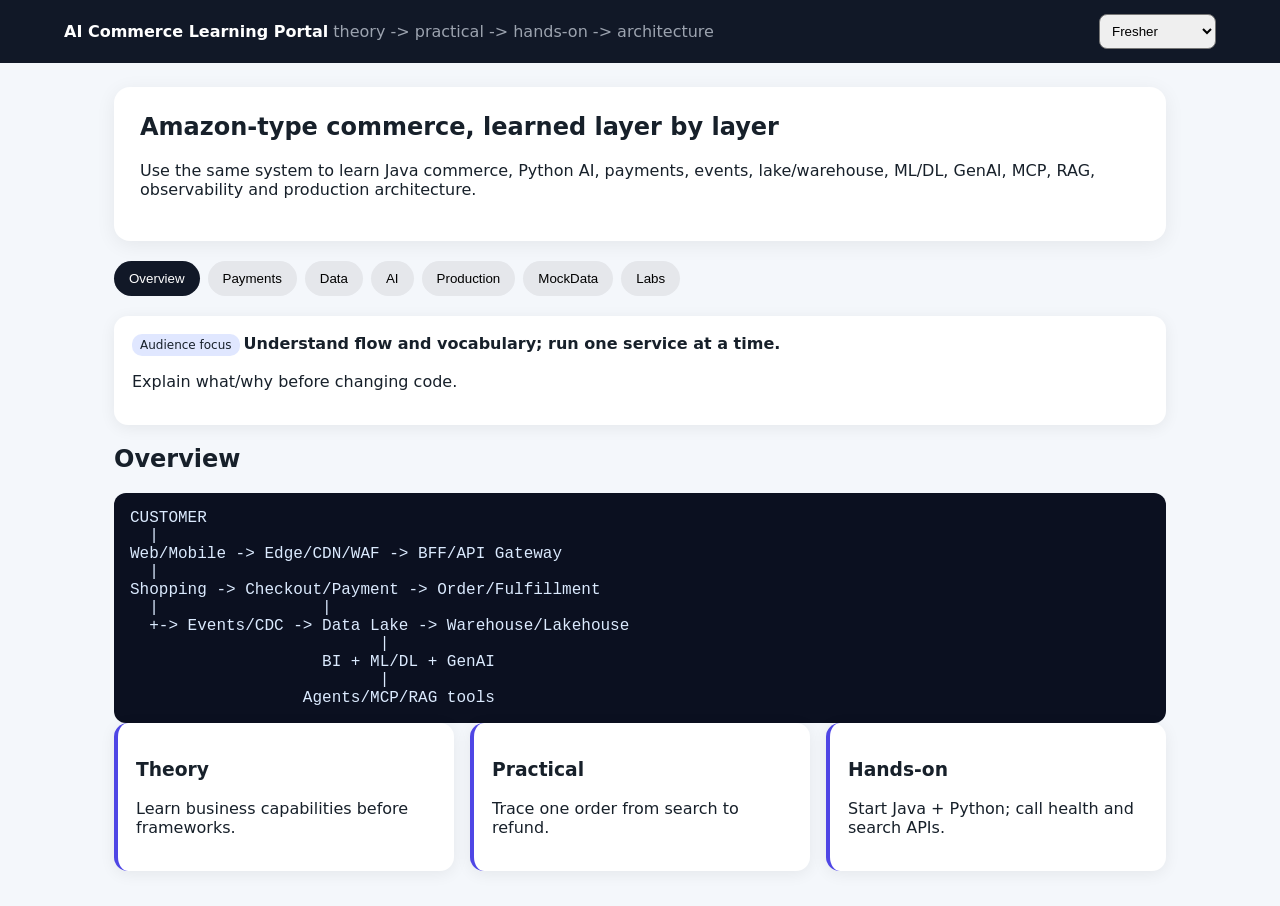
<file: AI_Commerce_Zero_to_Master/learning-site/index.html>
<!doctype html>
<html lang="en">
<head>
  <meta charset="utf-8" />
  <meta name="viewport" content="width=device-width,initial-scale=1" />
  <title>AI Commerce Learning Portal</title>
  <link rel="stylesheet" href="styles.css" />
</head>
<body>
<header>
  <div><strong>AI Commerce Learning Portal</strong><span> theory -> practical -> hands-on -> architecture</span></div>
  <select id="audience" aria-label="Audience level">
    <option value="fresher">Fresher</option><option value="3y">3 years</option><option value="5y">5 years</option>
    <option value="7y">7 years</option><option value="7plus">7+ / Architect</option>
  </select>
</header>
<main>
  <section class="hero">
    <h1>Amazon-type commerce, learned layer by layer</h1>
    <p>Use the same system to learn Java commerce, Python AI, payments, events, lake/warehouse, ML/DL, GenAI, MCP, RAG, observability and production architecture.</p>
  </section>
  <nav id="tabs"></nav>
  <section id="content"></section>
</main>
<script src="app.js"></script>
</body>
</html>
</file>
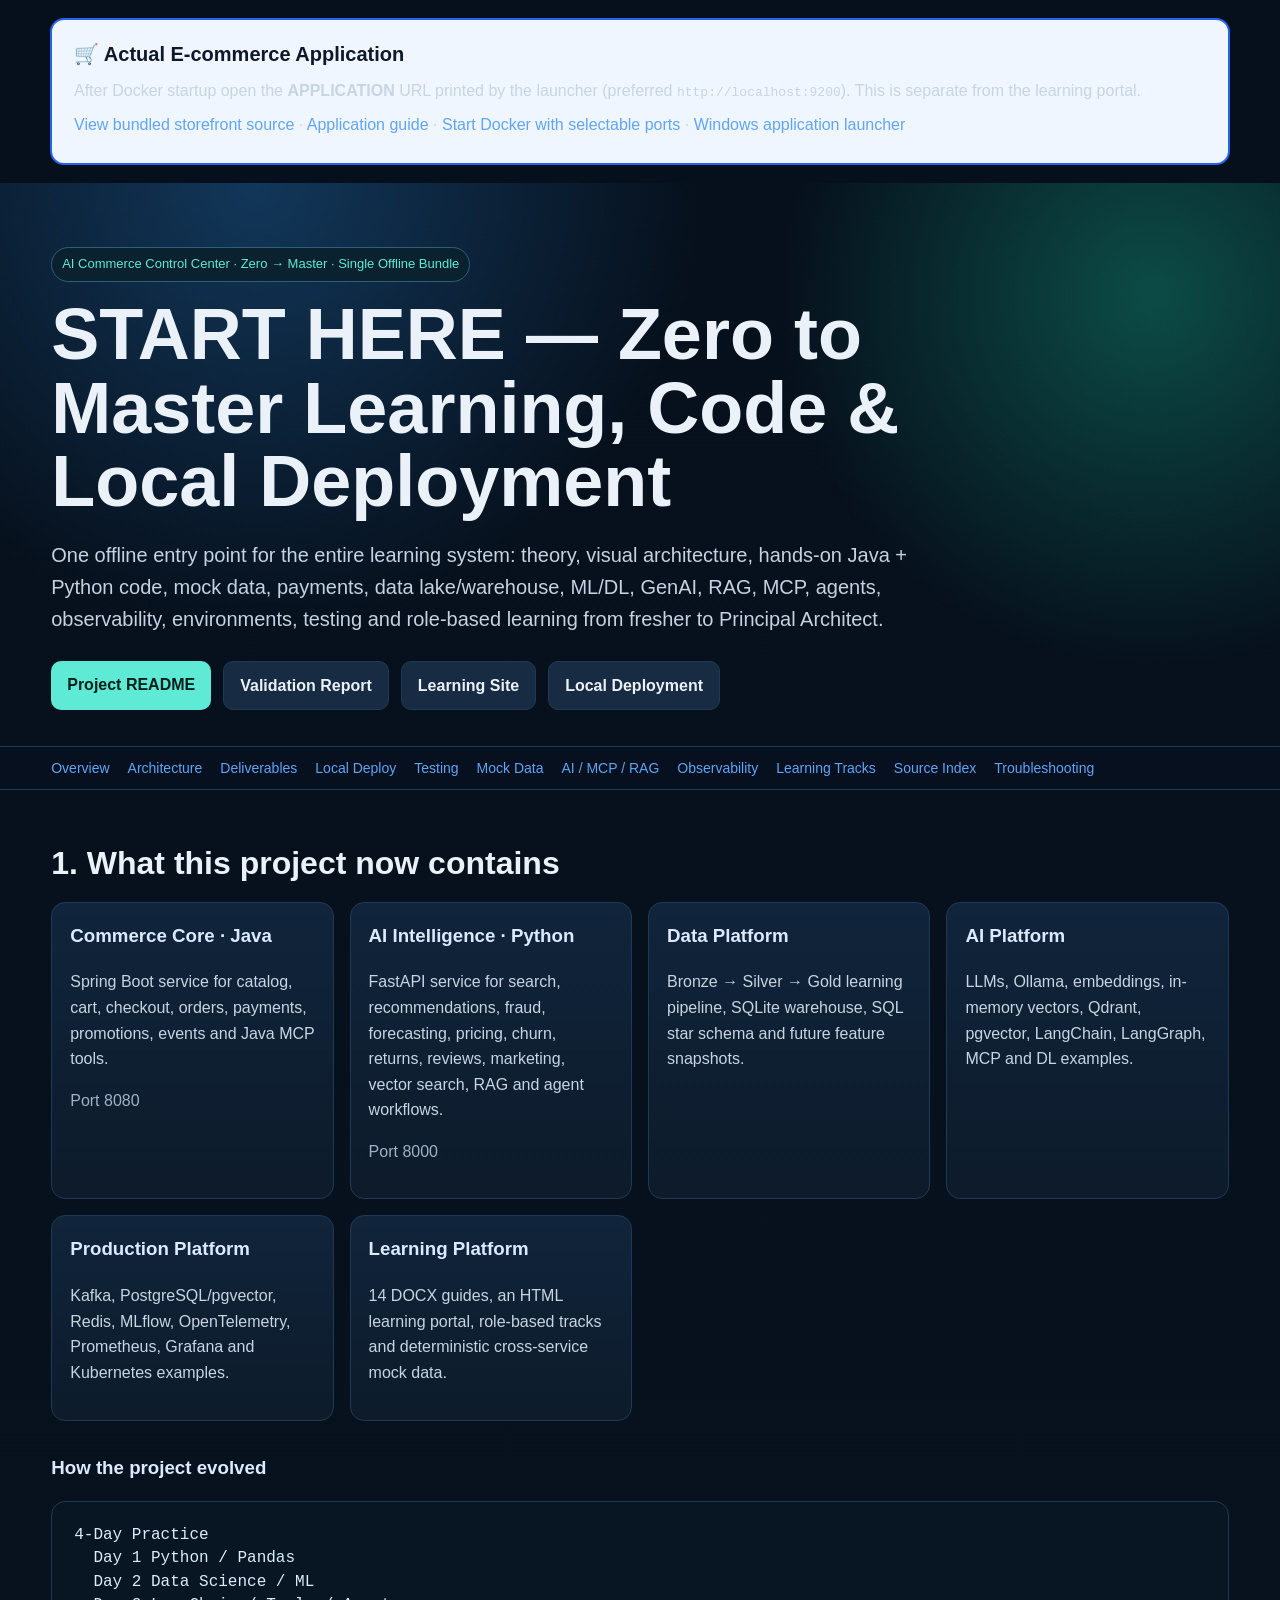
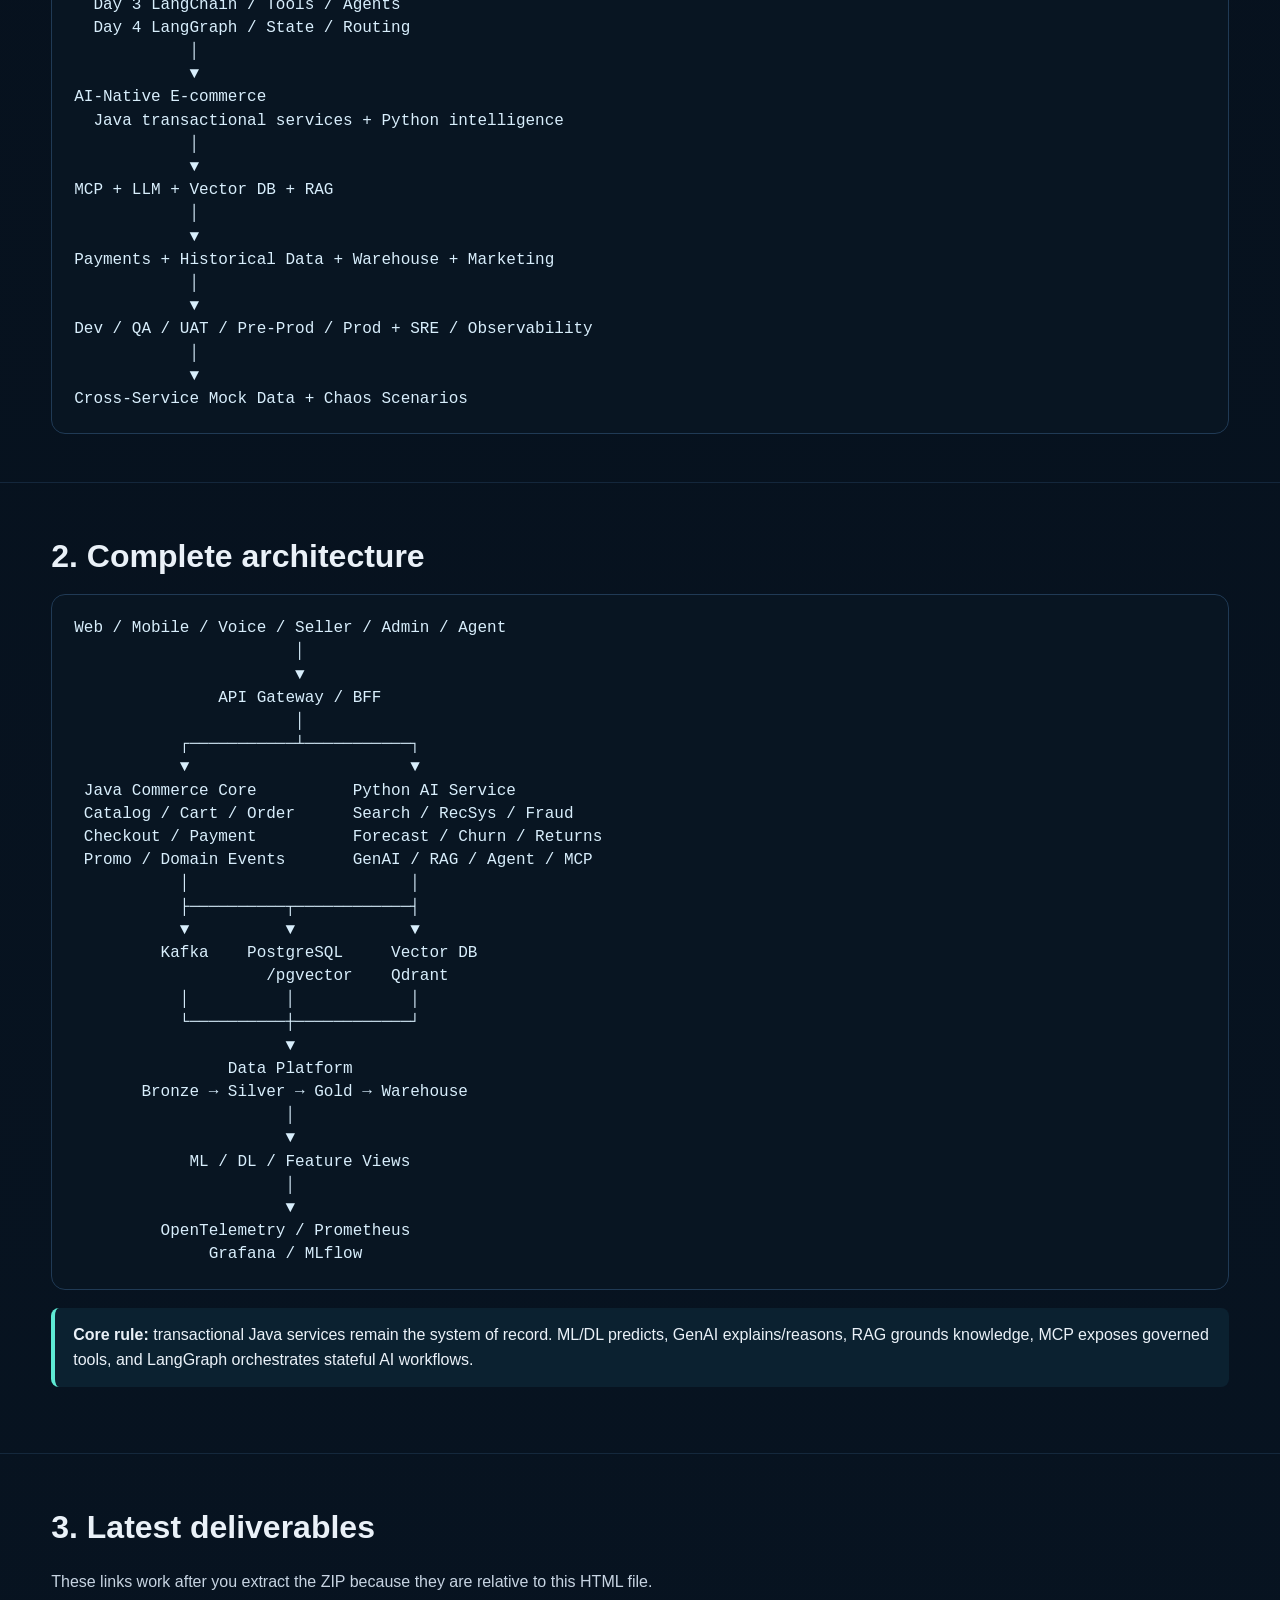
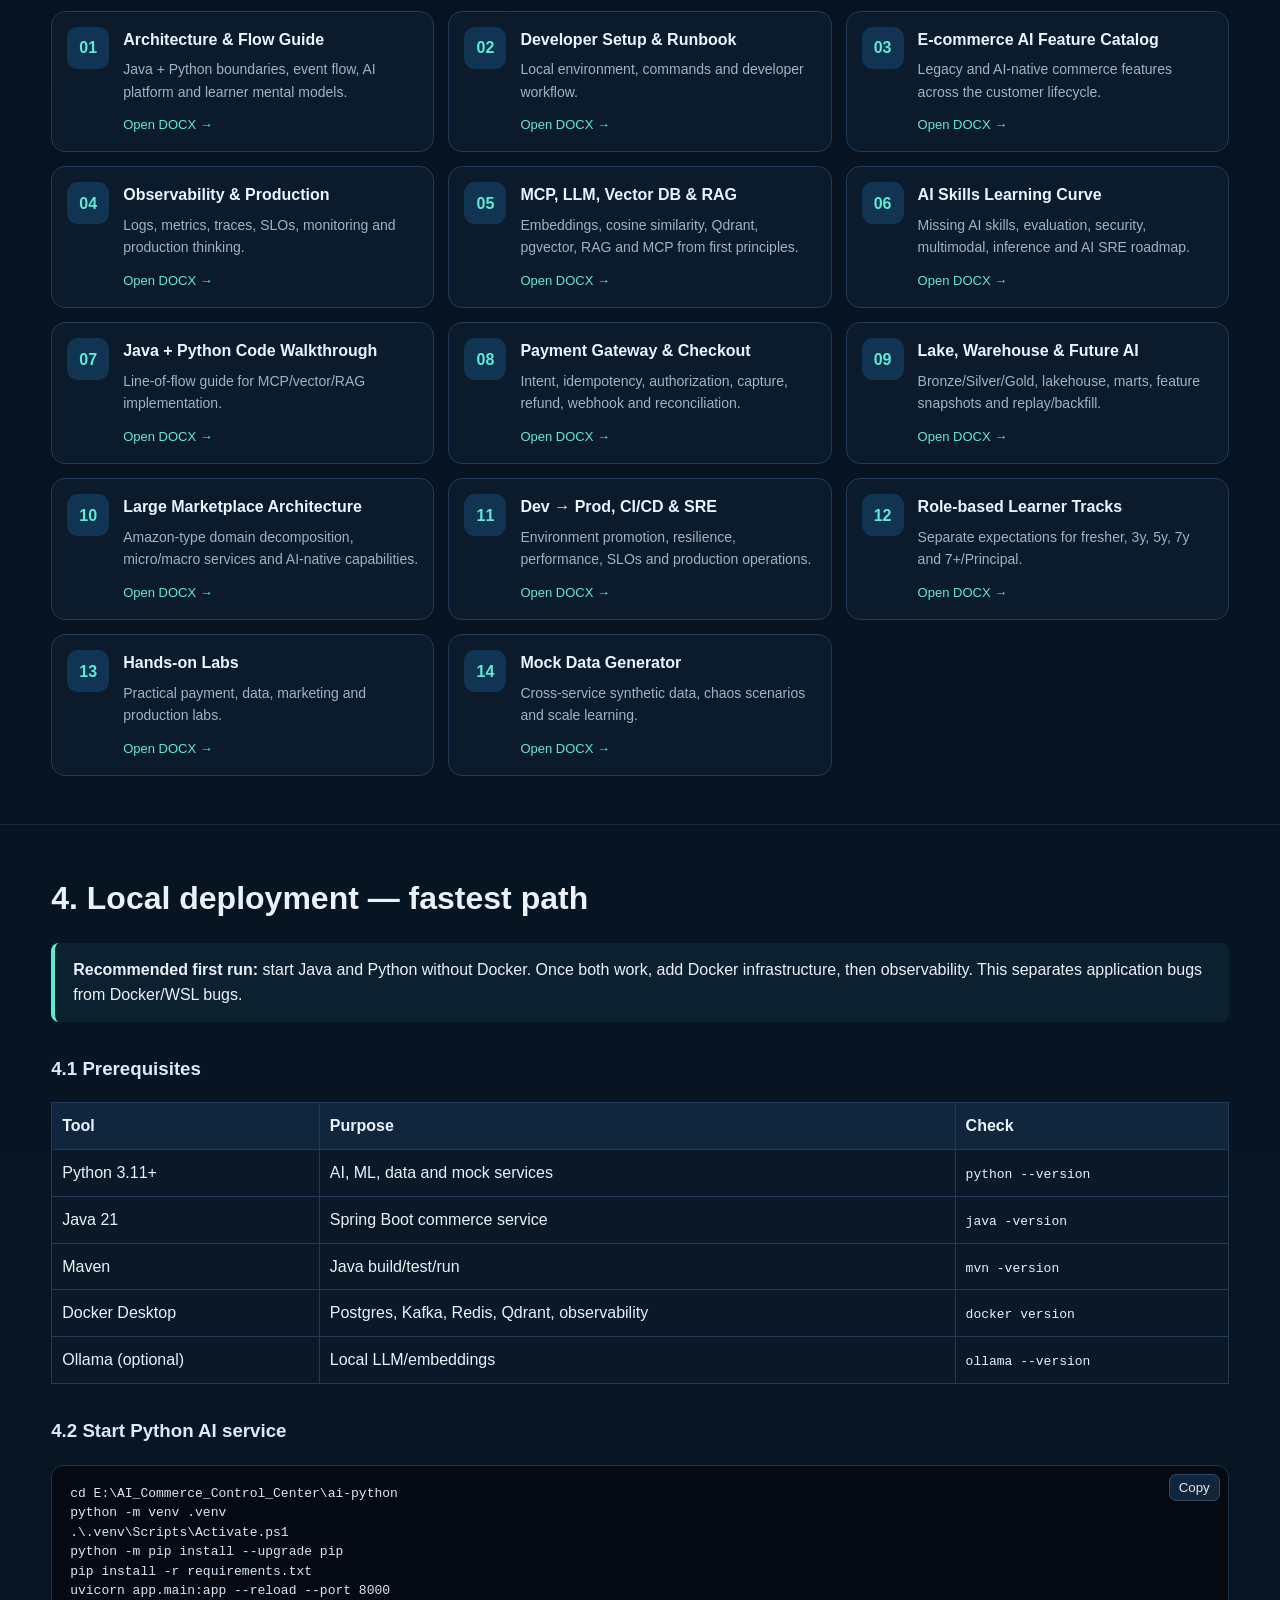
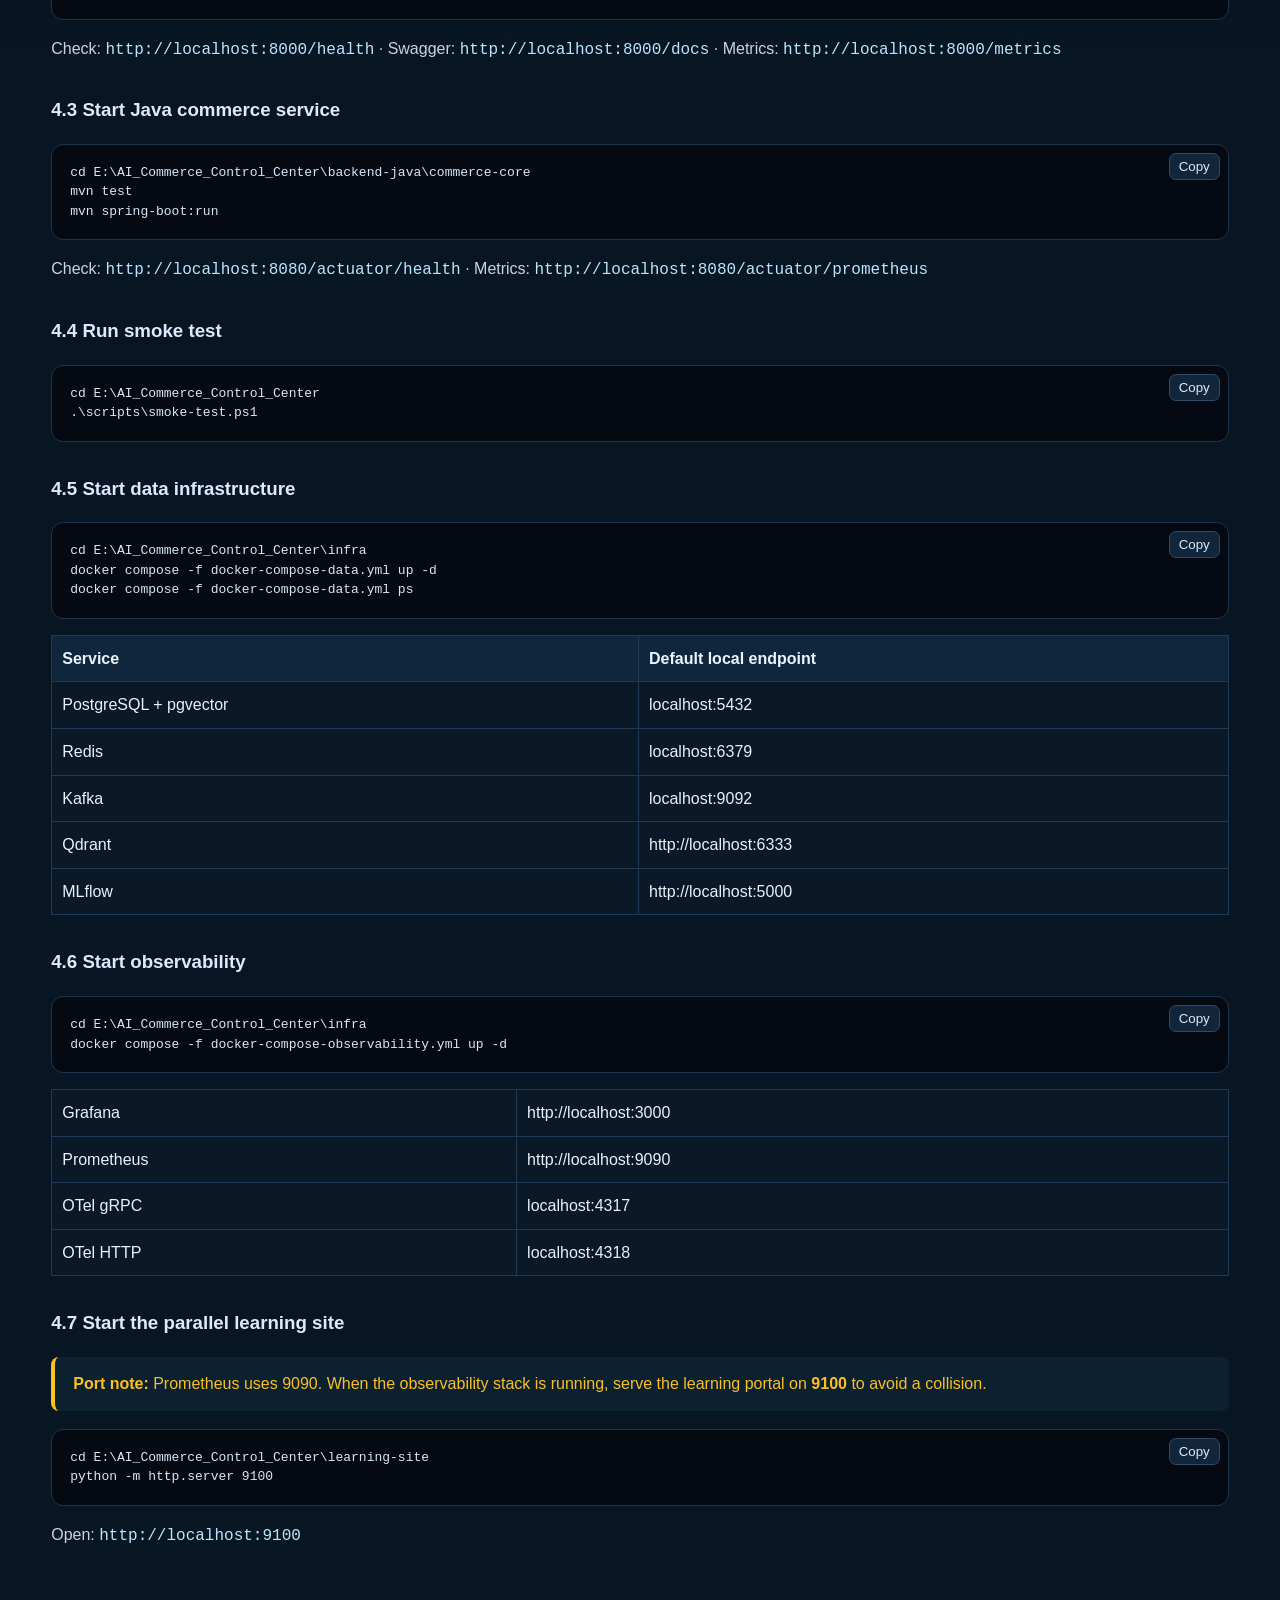
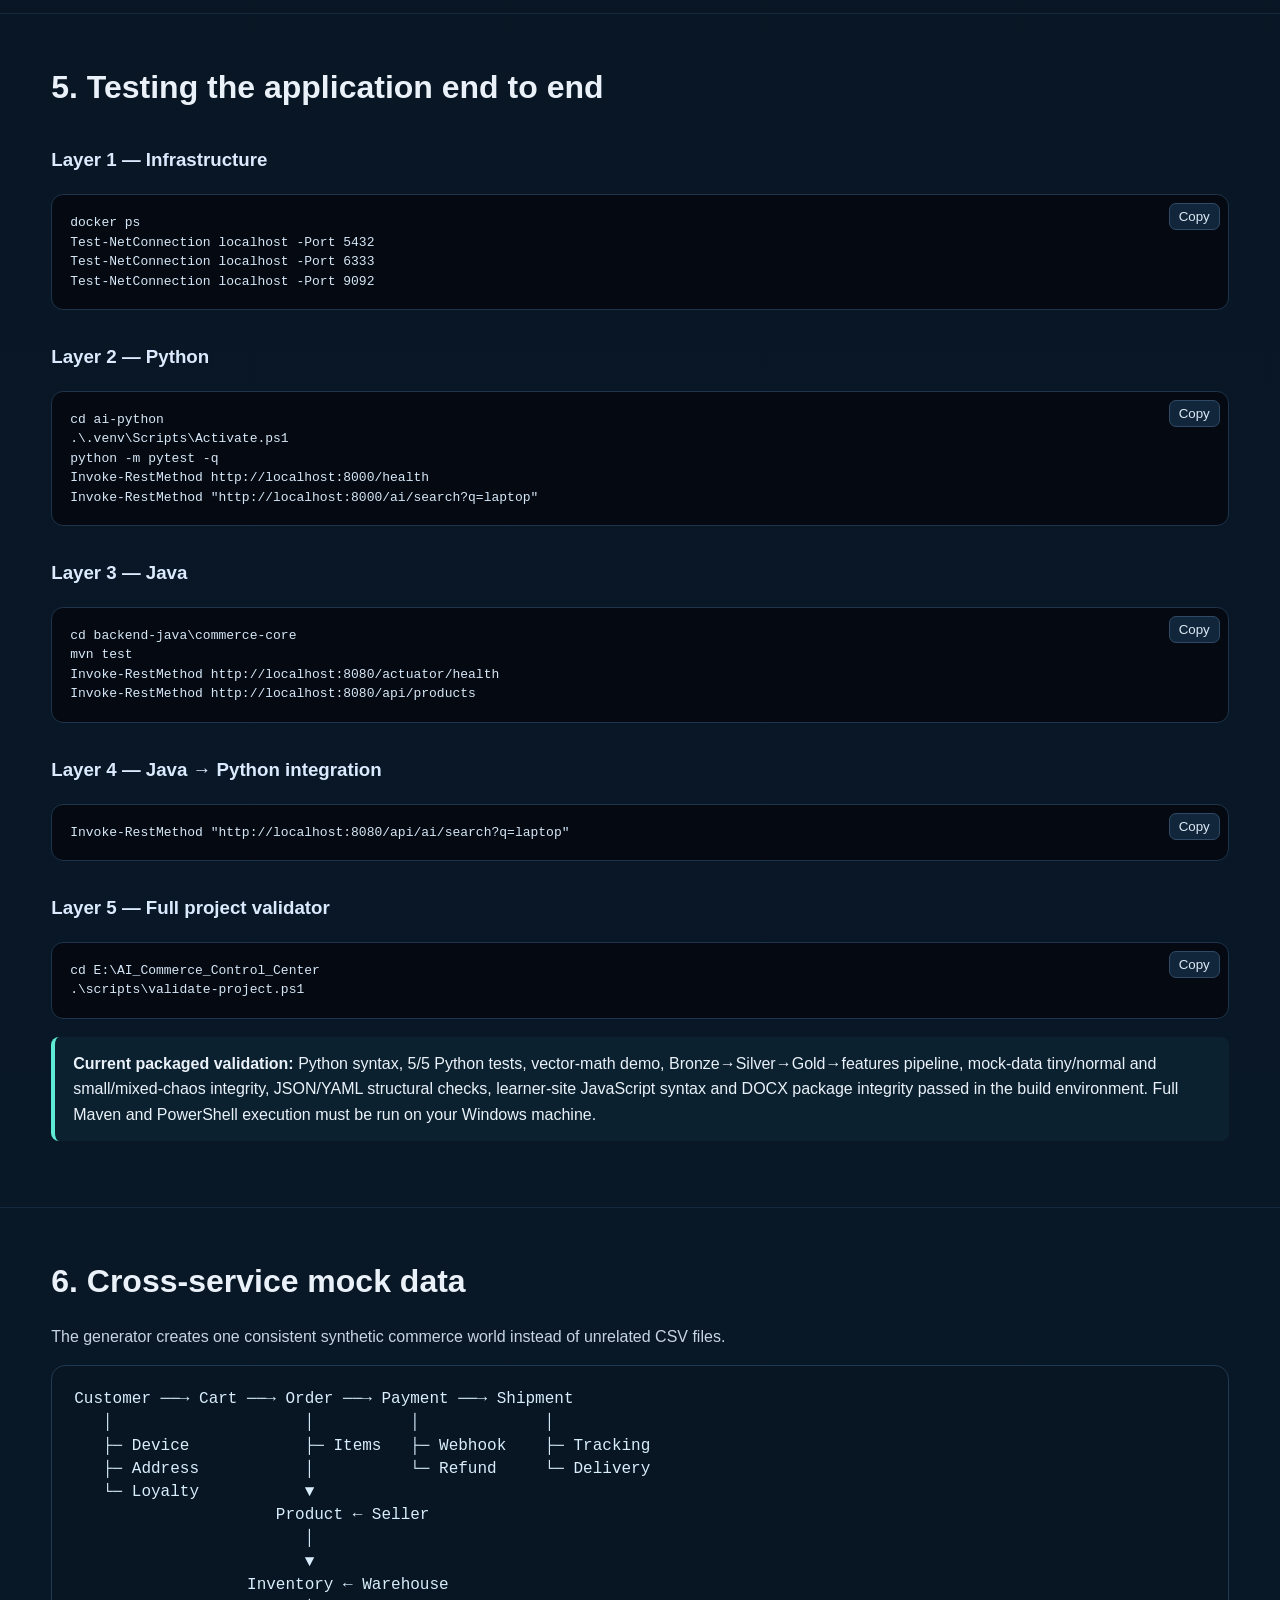
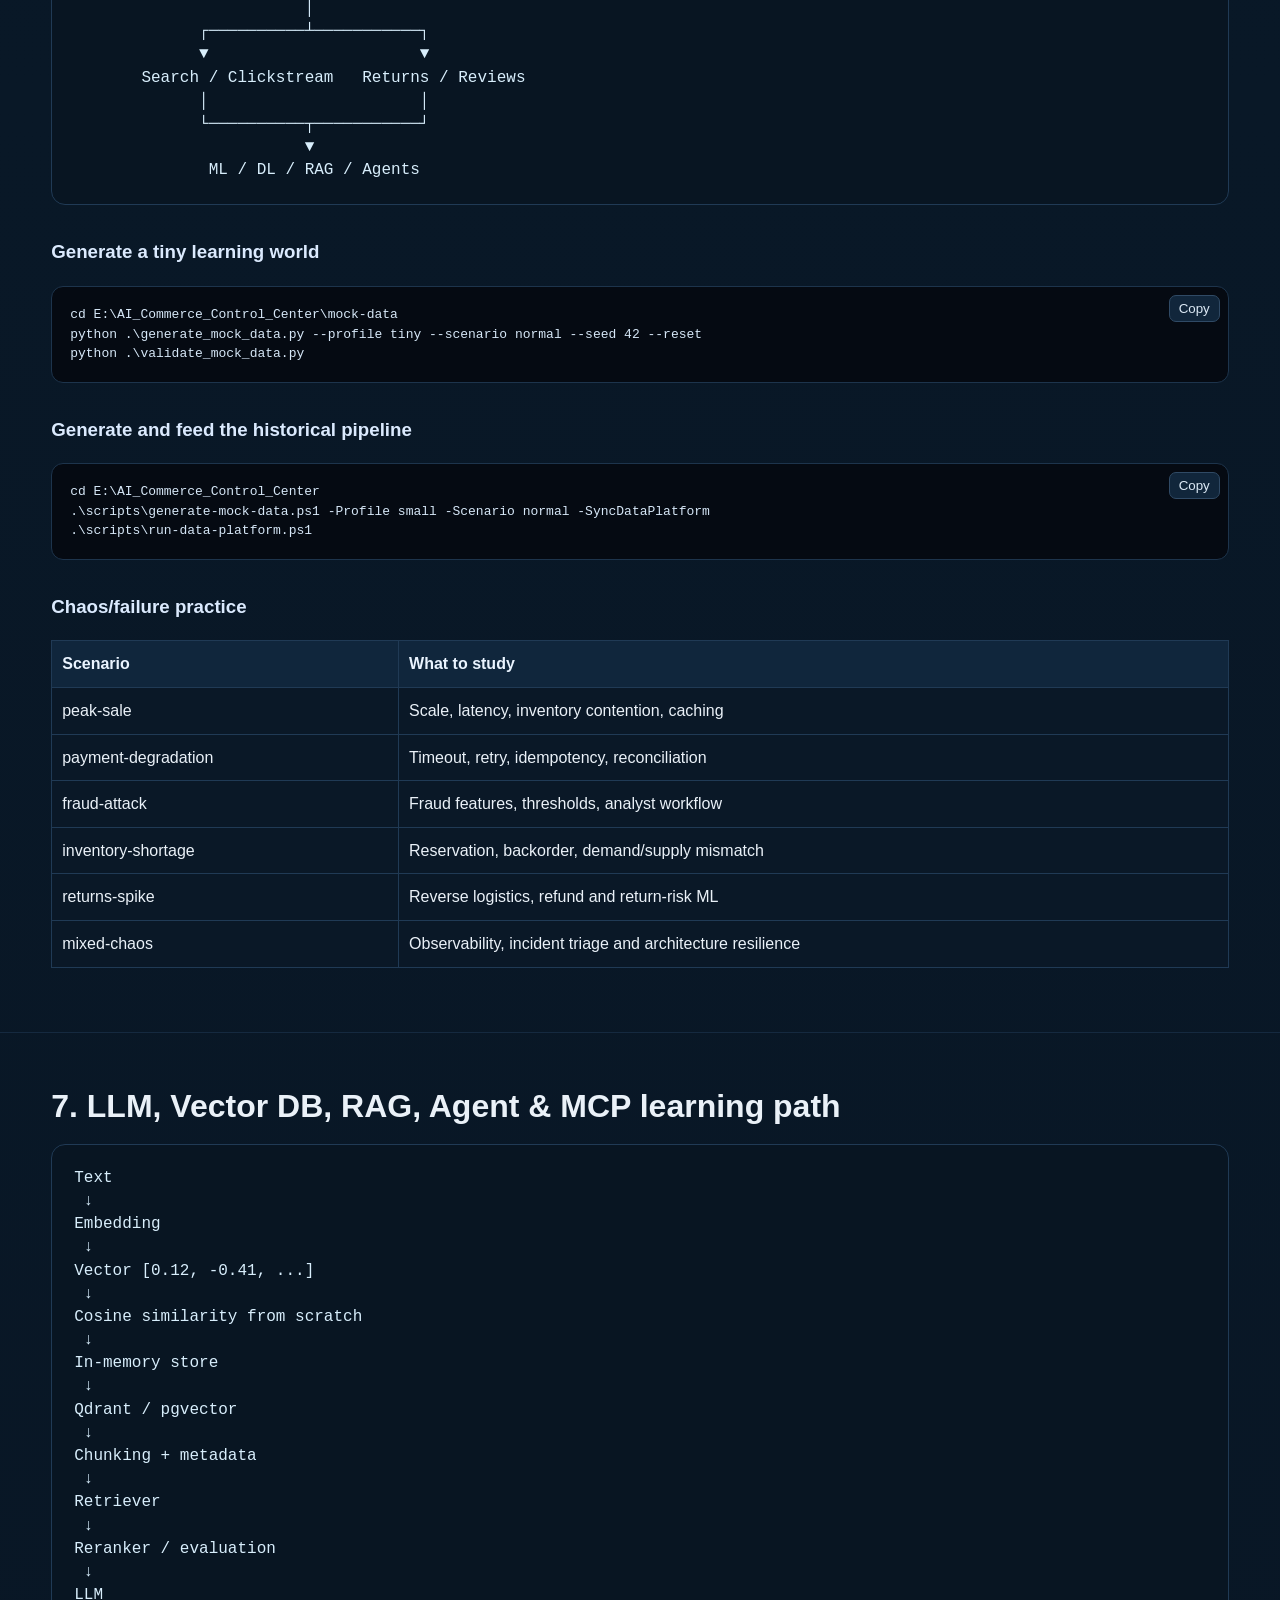
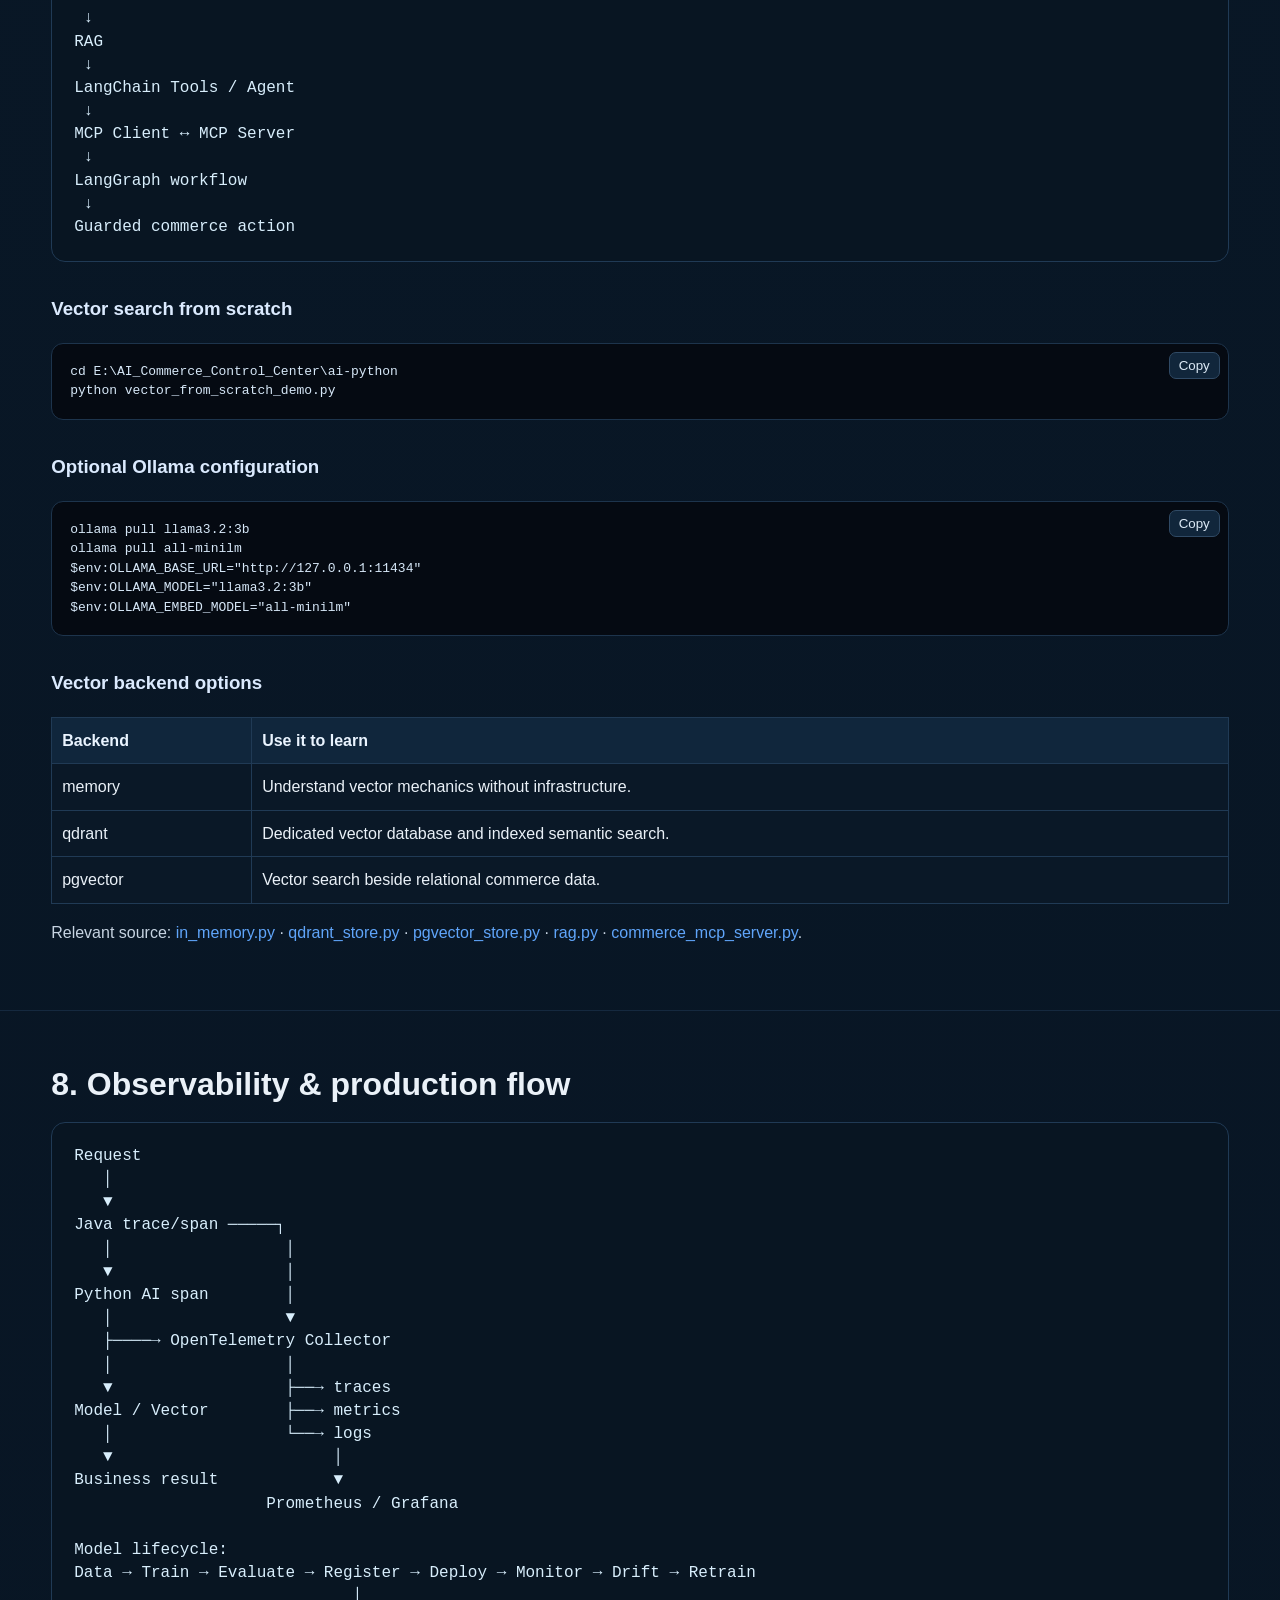
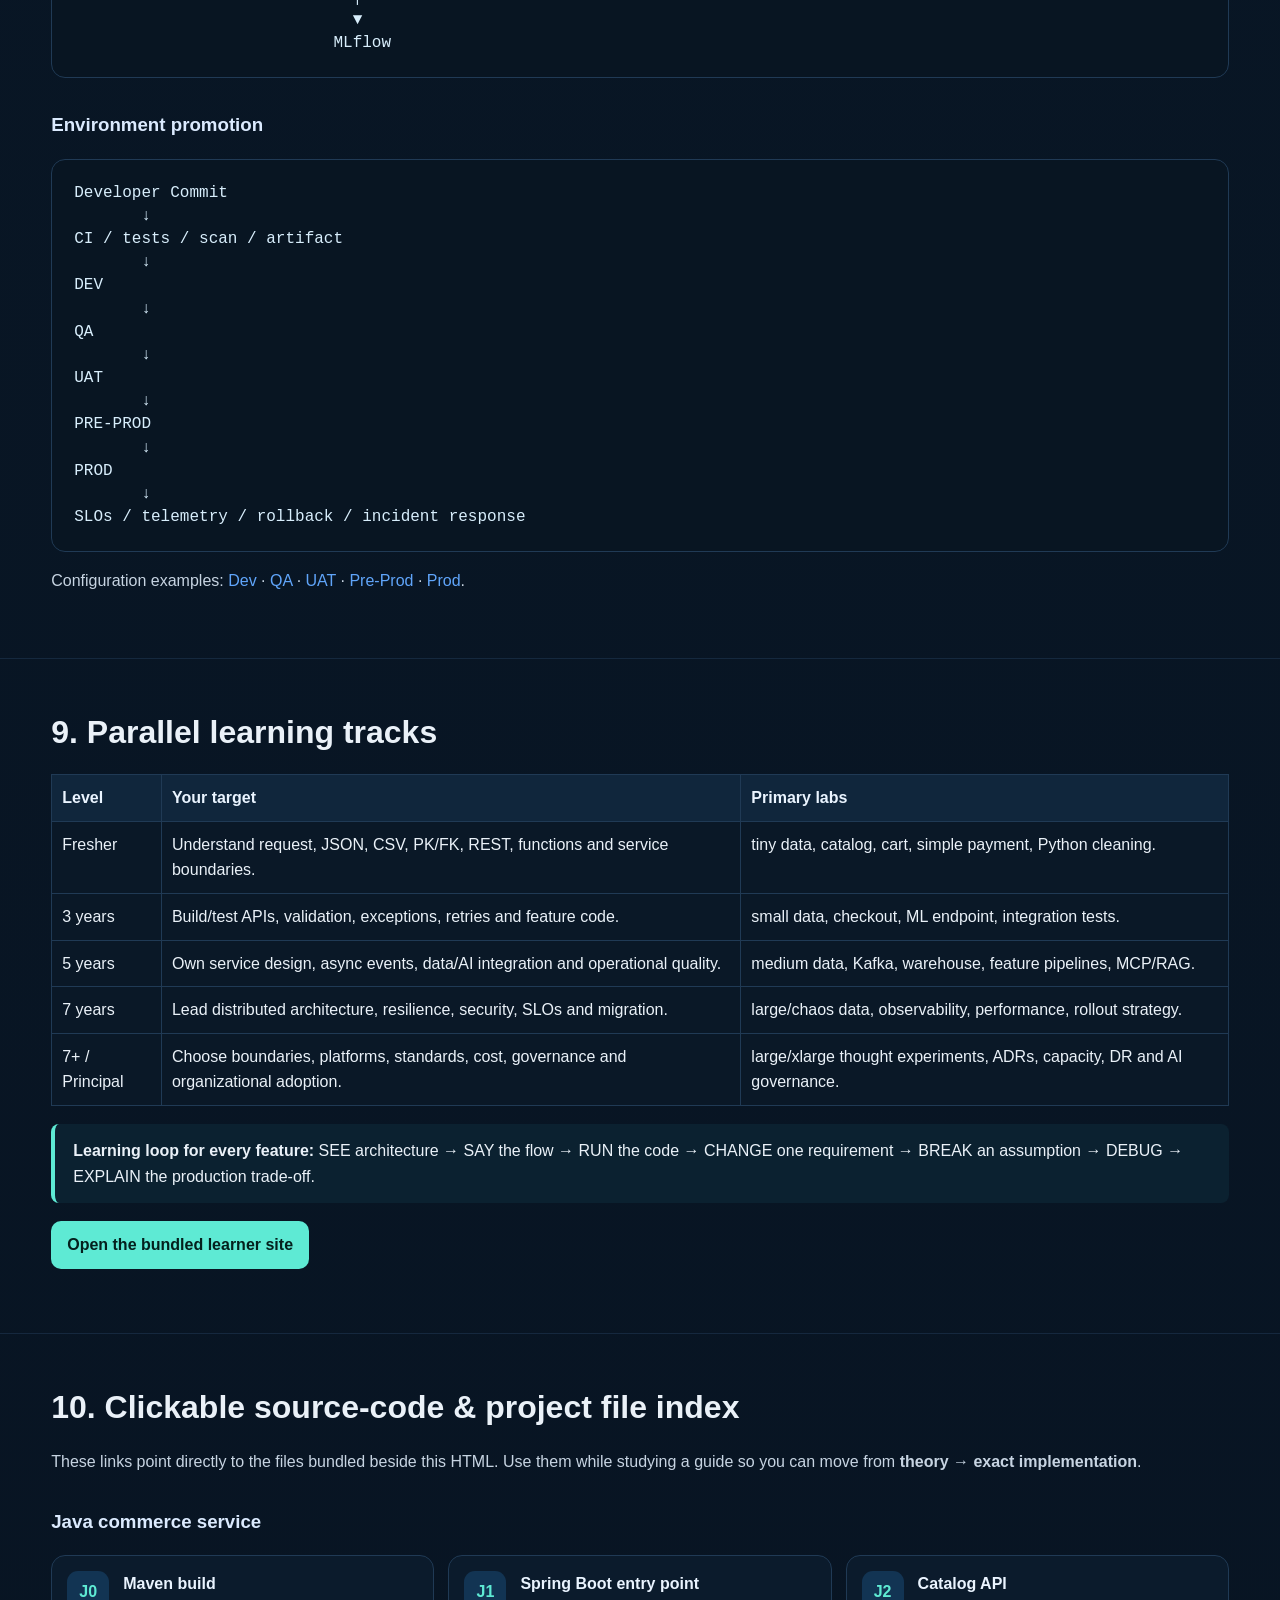
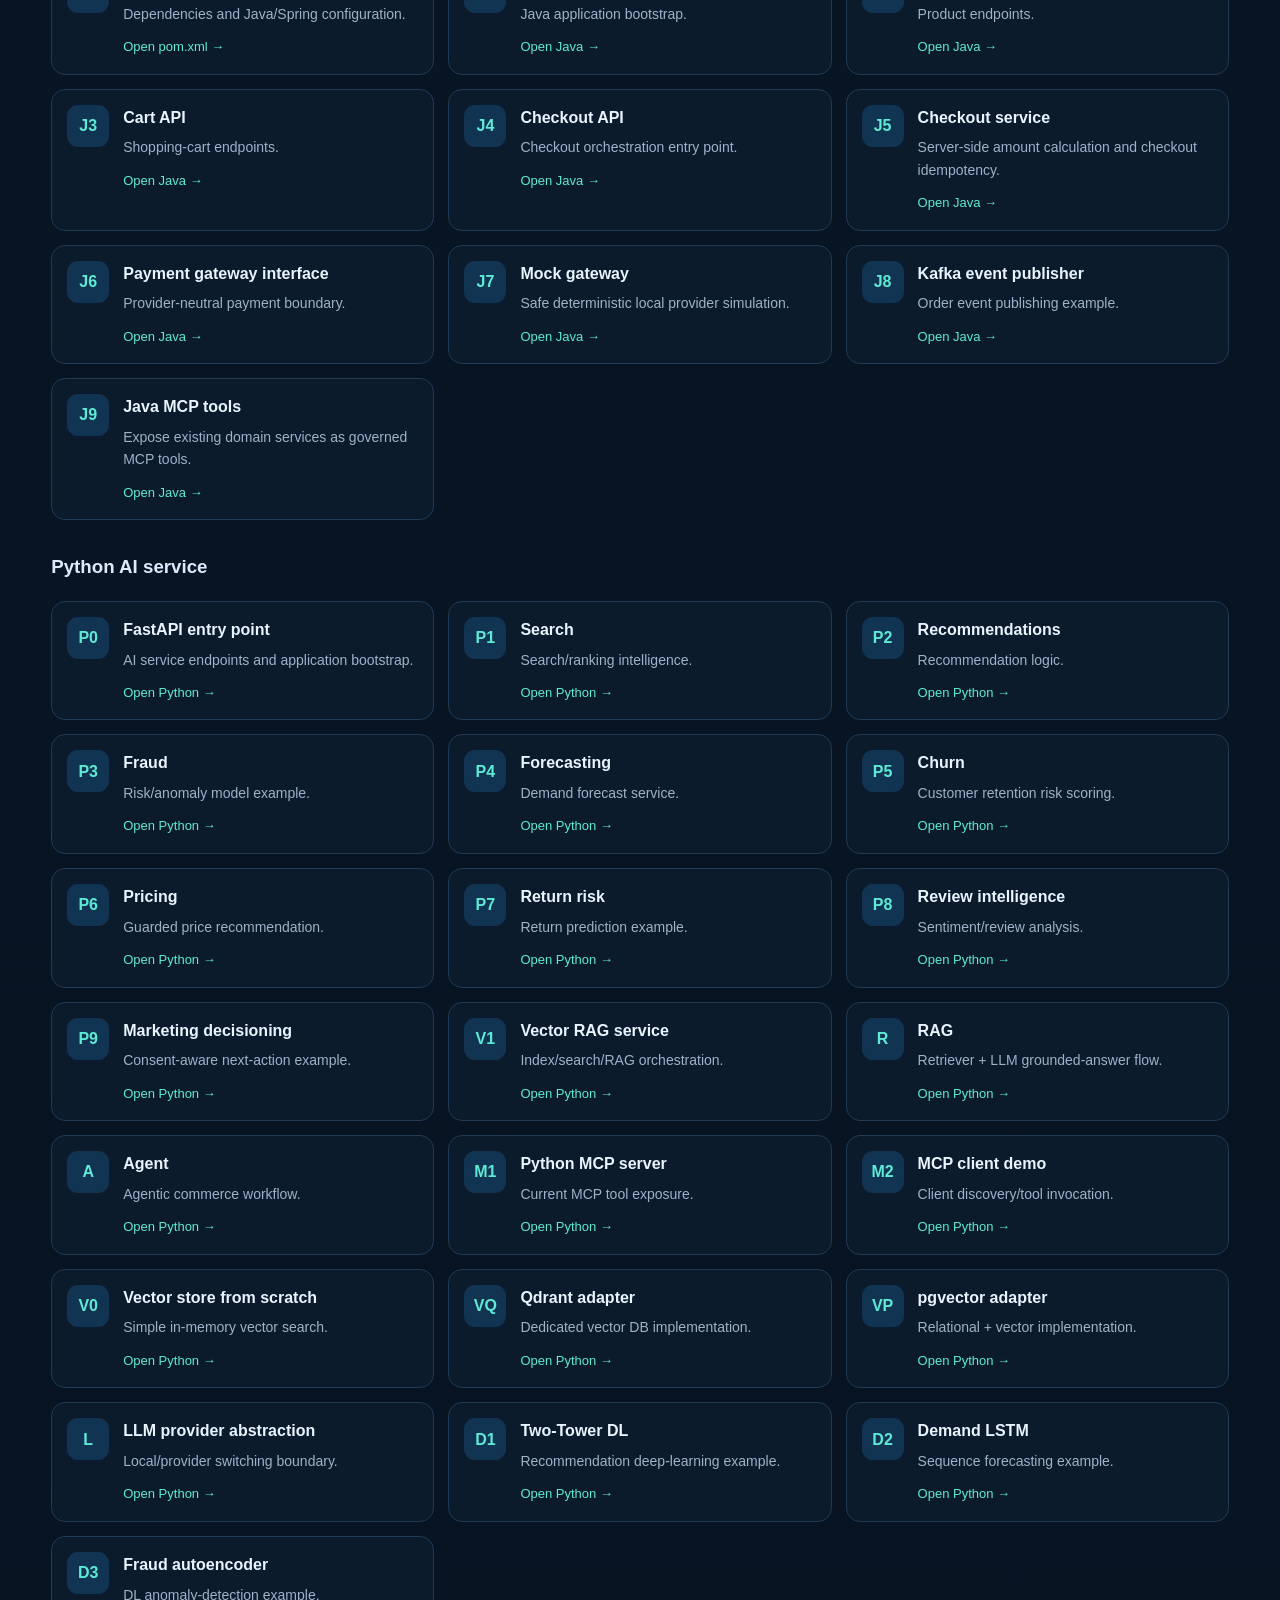
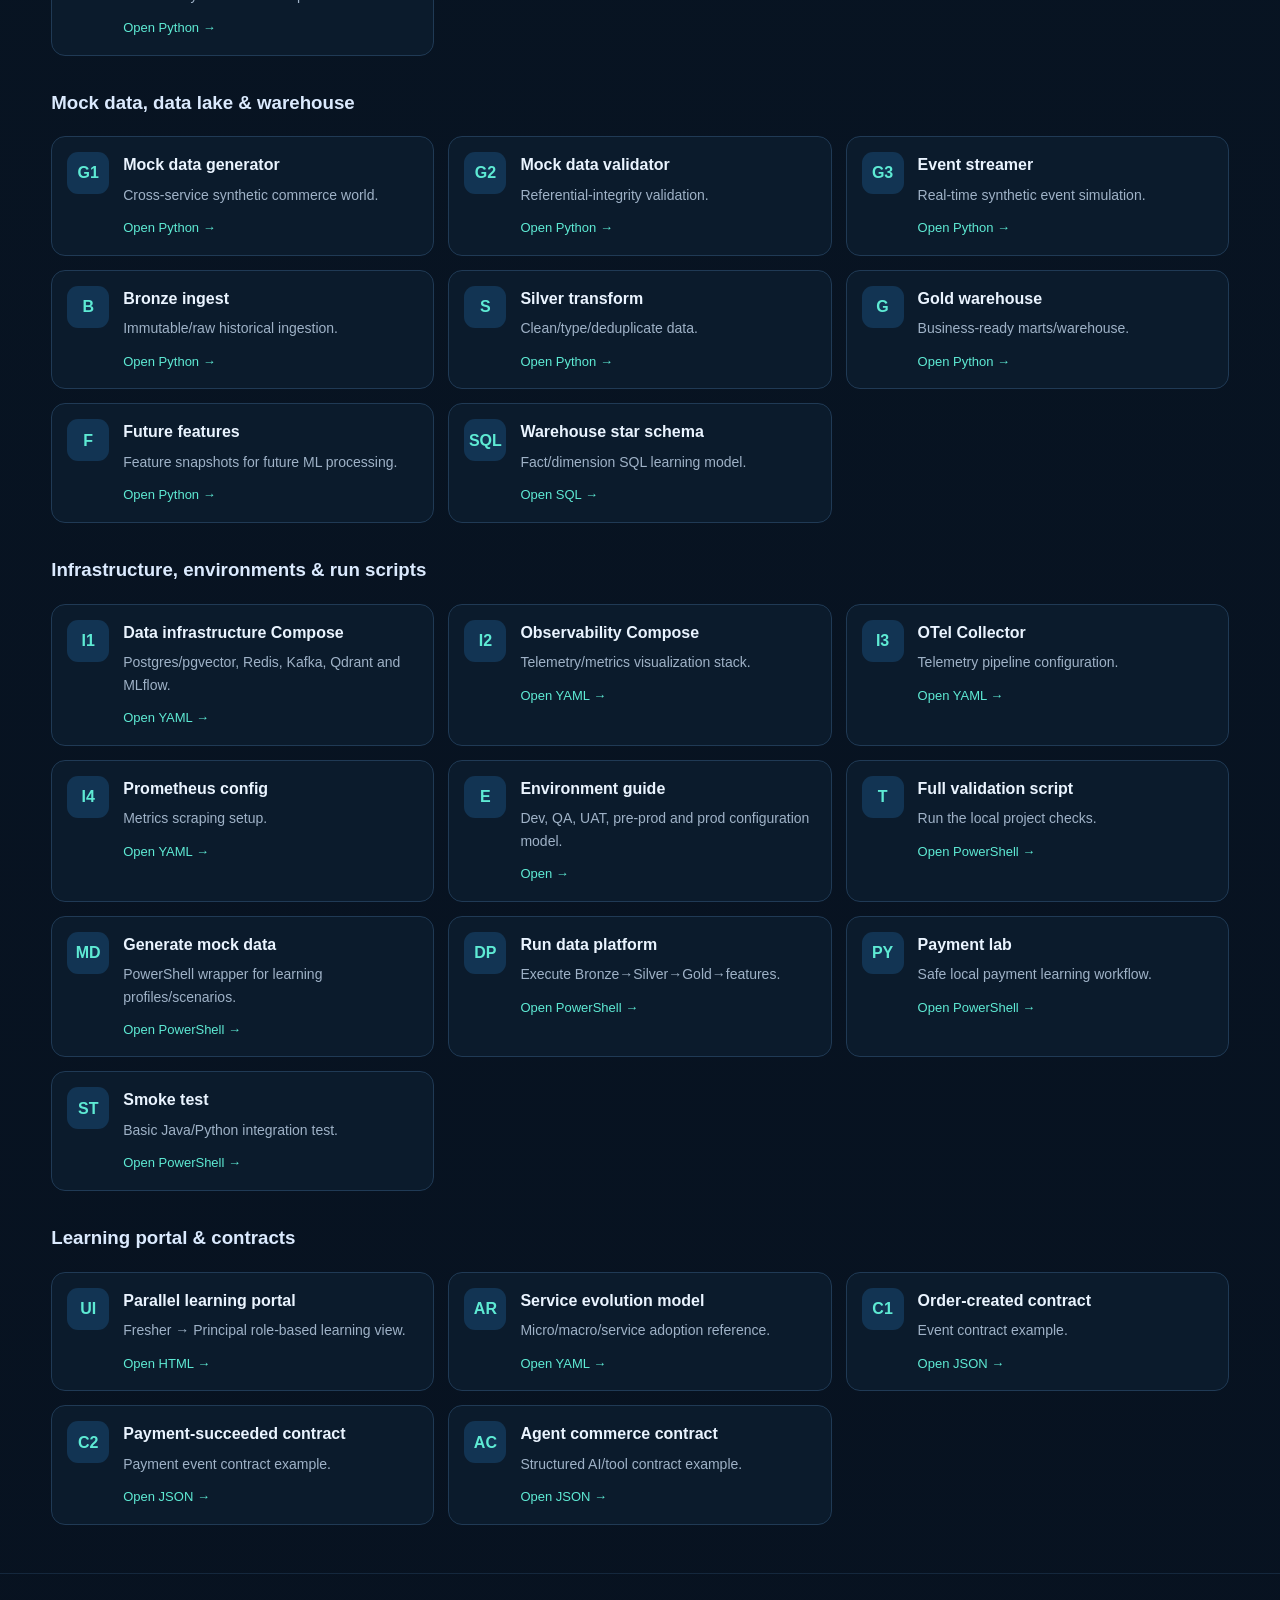
<file: AI_Commerce_Zero_to_Master/AI_Commerce_Master_Guide.html>
<!doctype html>
<html lang="en">
<head>
<meta charset="utf-8" />
<meta name="viewport" content="width=device-width,initial-scale=1" />
<title>AI Commerce Zero to Master — START HERE</title>
<style>
:root { --bg:#07111f; --panel:#0d1b2a; --panel2:#10243b; --text:#eaf1f8; --muted:#9fb2c7; --accent:#5eead4; --accent2:#60a5fa; --warn:#fbbf24; --ok:#34d399; --border:#203a55; --code:#050a12; }
*{box-sizing:border-box} html{scroll-behavior:smooth} body{margin:0;font-family:Inter,Segoe UI,Arial,sans-serif;background:linear-gradient(180deg,#06101c,#091827 45%,#07111f);color:var(--text);line-height:1.6}
a{color:var(--accent2);text-decoration:none} a:hover{text-decoration:underline}
.container{width:min(1180px,92vw);margin:auto} header{padding:64px 0 36px;border-bottom:1px solid var(--border);background:radial-gradient(circle at 20% 0%,#12375a 0,transparent 38%),radial-gradient(circle at 90% 20%,#0c4c46 0,transparent 30%)}
.badge{display:inline-block;padding:6px 10px;border:1px solid #2f5f73;border-radius:999px;color:var(--accent);font-size:13px;background:#0a2130}
h1{font-size:clamp(36px,6vw,72px);line-height:1.02;margin:16px 0 14px;max-width:980px} .lead{font-size:20px;color:#c4d2e1;max-width:900px}
.actions{display:flex;flex-wrap:wrap;gap:12px;margin-top:26px} .btn{display:inline-block;padding:11px 16px;border-radius:10px;background:var(--accent);color:#04201d;font-weight:700} .btn.secondary{background:#172b42;color:var(--text);border:1px solid var(--border)}
nav{position:sticky;top:0;z-index:20;background:rgba(7,17,31,.92);backdrop-filter:blur(10px);border-bottom:1px solid var(--border)} nav .container{display:flex;gap:18px;overflow:auto;padding:10px 0;font-size:14px;white-space:nowrap}
section{padding:48px 0;border-bottom:1px solid rgba(32,58,85,.55)} h2{font-size:32px;margin:0 0 12px} h3{margin-top:32px;color:#dbeafe} p{color:#c7d4e2}
.grid{display:grid;grid-template-columns:repeat(auto-fit,minmax(250px,1fr));gap:16px} .card{background:linear-gradient(180deg,var(--panel2),var(--panel));border:1px solid var(--border);border-radius:14px;padding:18px}
.card h3,.card h4{margin-top:0} .muted{color:var(--muted)} .ok{color:var(--ok)} .warn{color:var(--warn)}
.flow{overflow:auto;background:#081522;border:1px solid var(--border);padding:22px;border-radius:14px;font-family:Consolas,monospace;color:#d8eefc;white-space:pre;line-height:1.45}
.code-wrap{position:relative;margin:14px 0} pre{margin:0;overflow:auto;background:var(--code);border:1px solid #1d344c;border-radius:12px;padding:18px;color:#d6e7f7;line-height:1.5} .copy{position:absolute;right:9px;top:9px;border:1px solid #304a65;background:#11263b;color:#dce9f5;border-radius:7px;padding:5px 9px;cursor:pointer}
table{width:100%;border-collapse:collapse;margin:16px 0;background:#0a1827} th,td{border:1px solid var(--border);padding:10px;text-align:left;vertical-align:top} th{background:#10263c;color:#eaf4ff}
.docs{display:grid;grid-template-columns:repeat(auto-fit,minmax(310px,1fr));gap:14px} .doc-card{display:flex;gap:14px;background:#0b1b2c;border:1px solid var(--border);border-radius:14px;padding:15px;color:inherit} .doc-card:hover{border-color:#4c85ad;text-decoration:none;transform:translateY(-1px)} .doc-card h4{margin:0 0 6px;color:#eaf4ff} .doc-card p{font-size:14px;margin:0 0 8px;color:var(--muted)} .doc-card span{font-size:13px;color:var(--accent)} .doc-num{min-width:42px;height:42px;border-radius:11px;display:grid;place-items:center;background:#123453;color:var(--accent);font-weight:800}
.step{display:grid;grid-template-columns:46px 1fr;gap:14px;margin:14px 0} .step-num{width:38px;height:38px;border-radius:50%;display:grid;place-items:center;background:#164264;color:var(--accent);font-weight:800} .callout{border-left:4px solid var(--accent);background:#0b2130;padding:14px 18px;border-radius:8px;margin:18px 0} .callout.warn{border-left-color:var(--warn)}
.endpoint{font-family:Consolas,monospace;color:#bae6fd} footer{padding:36px 0;color:var(--muted)}
@media print{nav,.copy,.actions{display:none} body{background:white;color:#111} p,.muted{color:#333} .card,.doc-card,.flow,pre,table{break-inside:avoid}}
</style>
</head>
<body><div id="actual-application" style="margin:18px auto;max-width:1180px;padding:18px 22px;border:2px solid #2563eb;border-radius:14px;background:#eff6ff;color:#0f172a;font-family:Arial,sans-serif"><strong style="font-size:20px">🛒 Actual E-commerce Application</strong><p style="margin:8px 0">After Docker startup open the <b>APPLICATION</b> URL printed by the launcher (preferred <code>http://localhost:9200</code>). This is separate from the learning portal.</p><p style="margin:8px 0"><a href="commerce-app/index.html">View bundled storefront source</a> · <a href="APPLICATION_GUIDE.md">Application guide</a> · <a href="START_FULL_LOCAL_DOCKER_INTERACTIVE.bat">Start Docker with selectable ports</a> · <a href="OPEN_APPLICATION.bat">Windows application launcher</a></p></div>
<header id="top"><div class="container">
<span class="badge">AI Commerce Control Center · Zero → Master · Single Offline Bundle</span>
<h1>START HERE — Zero to Master Learning, Code & Local Deployment</h1>
<p class="lead">One offline entry point for the entire learning system: theory, visual architecture, hands-on Java + Python code, mock data, payments, data lake/warehouse, ML/DL, GenAI, RAG, MCP, agents, observability, environments, testing and role-based learning from fresher to Principal Architect.</p>
<div class="actions"><a class="btn" href="README.md">Project README</a><a class="btn secondary" href="VALIDATION_REPORT.md">Validation Report</a><a class="btn secondary" href="learning-site/index.html">Learning Site</a><a class="btn secondary" href="#local">Local Deployment</a></div>
</div></header>
<nav><div class="container"><a href="#overview">Overview</a><a href="#architecture">Architecture</a><a href="#deliverables">Deliverables</a><a href="#local">Local Deploy</a><a href="#testing">Testing</a><a href="#mock">Mock Data</a><a href="#ai">AI / MCP / RAG</a><a href="#observability">Observability</a><a href="#learning">Learning Tracks</a><a href="#source-index">Source Index</a><a href="#troubleshooting">Troubleshooting</a></div></nav>

<section id="overview"><div class="container">
<h2>1. What this project now contains</h2>
<div class="grid">
<div class="card"><h3>Commerce Core · Java</h3><p>Spring Boot service for catalog, cart, checkout, orders, payments, promotions, events and Java MCP tools.</p><p class="muted">Port 8080</p></div>
<div class="card"><h3>AI Intelligence · Python</h3><p>FastAPI service for search, recommendations, fraud, forecasting, pricing, churn, returns, reviews, marketing, vector search, RAG and agent workflows.</p><p class="muted">Port 8000</p></div>
<div class="card"><h3>Data Platform</h3><p>Bronze → Silver → Gold learning pipeline, SQLite warehouse, SQL star schema and future feature snapshots.</p></div>
<div class="card"><h3>AI Platform</h3><p>LLMs, Ollama, embeddings, in-memory vectors, Qdrant, pgvector, LangChain, LangGraph, MCP and DL examples.</p></div>
<div class="card"><h3>Production Platform</h3><p>Kafka, PostgreSQL/pgvector, Redis, MLflow, OpenTelemetry, Prometheus, Grafana and Kubernetes examples.</p></div>
<div class="card"><h3>Learning Platform</h3><p>14 DOCX guides, an HTML learning portal, role-based tracks and deterministic cross-service mock data.</p></div>
</div>
<h3>How the project evolved</h3>
<div class="flow">4-Day Practice
  Day 1 Python / Pandas
  Day 2 Data Science / ML
  Day 3 LangChain / Tools / Agents
  Day 4 LangGraph / State / Routing
            │
            ▼
AI-Native E-commerce
  Java transactional services + Python intelligence
            │
            ▼
MCP + LLM + Vector DB + RAG
            │
            ▼
Payments + Historical Data + Warehouse + Marketing
            │
            ▼
Dev / QA / UAT / Pre-Prod / Prod + SRE / Observability
            │
            ▼
Cross-Service Mock Data + Chaos Scenarios</div>
</div></section>

<section id="architecture"><div class="container">
<h2>2. Complete architecture</h2>
<div class="flow">Web / Mobile / Voice / Seller / Admin / Agent
                       │
                       ▼
               API Gateway / BFF
                       │
           ┌───────────┴───────────┐
           ▼                       ▼
 Java Commerce Core          Python AI Service
 Catalog / Cart / Order      Search / RecSys / Fraud
 Checkout / Payment          Forecast / Churn / Returns
 Promo / Domain Events       GenAI / RAG / Agent / MCP
           │                       │
           ├──────────┬────────────┤
           ▼          ▼            ▼
         Kafka    PostgreSQL     Vector DB
                    /pgvector    Qdrant
           │          │            │
           └──────────┼────────────┘
                      ▼
                Data Platform
       Bronze → Silver → Gold → Warehouse
                      │
                      ▼
            ML / DL / Feature Views
                      │
                      ▼
         OpenTelemetry / Prometheus
              Grafana / MLflow</div>
<div class="callout"><strong>Core rule:</strong> transactional Java services remain the system of record. ML/DL predicts, GenAI explains/reasons, RAG grounds knowledge, MCP exposes governed tools, and LangGraph orchestrates stateful AI workflows.</div>
</div></section>

<section id="deliverables"><div class="container">
<h2>3. Latest deliverables</h2>
<p>These links work after you extract the ZIP because they are relative to this HTML file.</p>
<div class="docs"><a class="doc-card" href="docs/01_Architecture_and_Flow_Guide.docx"><div class="doc-num">01</div><div><h4>Architecture & Flow Guide</h4><p>Java + Python boundaries, event flow, AI platform and learner mental models.</p><span>Open DOCX →</span></div></a>
<a class="doc-card" href="docs/02_Developer_Setup_and_Runbook.docx"><div class="doc-num">02</div><div><h4>Developer Setup & Runbook</h4><p>Local environment, commands and developer workflow.</p><span>Open DOCX →</span></div></a>
<a class="doc-card" href="docs/03_Ecommerce_AI_Feature_Catalog.docx"><div class="doc-num">03</div><div><h4>E-commerce AI Feature Catalog</h4><p>Legacy and AI-native commerce features across the customer lifecycle.</p><span>Open DOCX →</span></div></a>
<a class="doc-card" href="docs/04_Observability_Monitoring_and_Production_Guide.docx"><div class="doc-num">04</div><div><h4>Observability & Production</h4><p>Logs, metrics, traces, SLOs, monitoring and production thinking.</p><span>Open DOCX →</span></div></a>
<a class="doc-card" href="docs/05_MCP_LLM_Vector_DB_RAG_From_Scratch.docx"><div class="doc-num">05</div><div><h4>MCP, LLM, Vector DB & RAG</h4><p>Embeddings, cosine similarity, Qdrant, pgvector, RAG and MCP from first principles.</p><span>Open DOCX →</span></div></a>
<a class="doc-card" href="docs/06_AI_Skills_Learning_Curve_and_Roadmap.docx"><div class="doc-num">06</div><div><h4>AI Skills Learning Curve</h4><p>Missing AI skills, evaluation, security, multimodal, inference and AI SRE roadmap.</p><span>Open DOCX →</span></div></a>
<a class="doc-card" href="docs/07_Java_Python_MCP_Vector_RAG_Code_Walkthrough.docx"><div class="doc-num">07</div><div><h4>Java + Python Code Walkthrough</h4><p>Line-of-flow guide for MCP/vector/RAG implementation.</p><span>Open DOCX →</span></div></a>
<a class="doc-card" href="docs/08_Payment_Gateway_Checkout_and_Financial_Flows.docx"><div class="doc-num">08</div><div><h4>Payment Gateway & Checkout</h4><p>Intent, idempotency, authorization, capture, refund, webhook and reconciliation.</p><span>Open DOCX →</span></div></a>
<a class="doc-card" href="docs/09_Historical_Data_Lake_Warehouse_Lakehouse_and_Future_AI.docx"><div class="doc-num">09</div><div><h4>Lake, Warehouse & Future AI</h4><p>Bronze/Silver/Gold, lakehouse, marts, feature snapshots and replay/backfill.</p><span>Open DOCX →</span></div></a>
<a class="doc-card" href="docs/10_Amazon_Type_Ecommerce_Micro_Macro_and_AI_Native_Architecture.docx"><div class="doc-num">10</div><div><h4>Large Marketplace Architecture</h4><p>Amazon-type domain decomposition, micro/macro services and AI-native capabilities.</p><span>Open DOCX →</span></div></a>
<a class="doc-card" href="docs/11_Environment_CICD_SRE_Performance_and_Observability.docx"><div class="doc-num">11</div><div><h4>Dev → Prod, CI/CD & SRE</h4><p>Environment promotion, resilience, performance, SLOs and production operations.</p><span>Open DOCX →</span></div></a>
<a class="doc-card" href="docs/12_Learner_Tracks_Fresher_3_5_7_and_Principal.docx"><div class="doc-num">12</div><div><h4>Role-based Learner Tracks</h4><p>Separate expectations for fresher, 3y, 5y, 7y and 7+/Principal.</p><span>Open DOCX →</span></div></a>
<a class="doc-card" href="docs/13_Hands_On_Labs_Payments_Data_Marketing_and_Production.docx"><div class="doc-num">13</div><div><h4>Hands-on Labs</h4><p>Practical payment, data, marketing and production labs.</p><span>Open DOCX →</span></div></a>
<a class="doc-card" href="docs/14_Mock_Data_Generator_From_Ground_to_Architect.docx"><div class="doc-num">14</div><div><h4>Mock Data Generator</h4><p>Cross-service synthetic data, chaos scenarios and scale learning.</p><span>Open DOCX →</span></div></a>
</div>
</div></section>

<section id="local"><div class="container">
<h2>4. Local deployment — fastest path</h2>
<div class="callout"><strong>Recommended first run:</strong> start Java and Python without Docker. Once both work, add Docker infrastructure, then observability. This separates application bugs from Docker/WSL bugs.</div>
<h3>4.1 Prerequisites</h3>
<table><tr><th>Tool</th><th>Purpose</th><th>Check</th></tr>
<tr><td>Python 3.11+</td><td>AI, ML, data and mock services</td><td><code>python --version</code></td></tr>
<tr><td>Java 21</td><td>Spring Boot commerce service</td><td><code>java -version</code></td></tr>
<tr><td>Maven</td><td>Java build/test/run</td><td><code>mvn -version</code></td></tr>
<tr><td>Docker Desktop</td><td>Postgres, Kafka, Redis, Qdrant, observability</td><td><code>docker version</code></td></tr>
<tr><td>Ollama (optional)</td><td>Local LLM/embeddings</td><td><code>ollama --version</code></td></tr></table>

<h3>4.2 Start Python AI service</h3>
<div class="code-wrap"><button class="copy" onclick="copyCode(this)">Copy</button><pre><code>cd E:\AI_Commerce_Control_Center\ai-python
python -m venv .venv
.\.venv\Scripts\Activate.ps1
python -m pip install --upgrade pip
pip install -r requirements.txt
uvicorn app.main:app --reload --port 8000</code></pre></div>
<p>Check: <span class="endpoint">http://localhost:8000/health</span> · Swagger: <span class="endpoint">http://localhost:8000/docs</span> · Metrics: <span class="endpoint">http://localhost:8000/metrics</span></p>

<h3>4.3 Start Java commerce service</h3>
<div class="code-wrap"><button class="copy" onclick="copyCode(this)">Copy</button><pre><code>cd E:\AI_Commerce_Control_Center\backend-java\commerce-core
mvn test
mvn spring-boot:run</code></pre></div>
<p>Check: <span class="endpoint">http://localhost:8080/actuator/health</span> · Metrics: <span class="endpoint">http://localhost:8080/actuator/prometheus</span></p>

<h3>4.4 Run smoke test</h3>
<div class="code-wrap"><button class="copy" onclick="copyCode(this)">Copy</button><pre><code>cd E:\AI_Commerce_Control_Center
.\scripts\smoke-test.ps1</code></pre></div>

<h3>4.5 Start data infrastructure</h3>
<div class="code-wrap"><button class="copy" onclick="copyCode(this)">Copy</button><pre><code>cd E:\AI_Commerce_Control_Center\infra
docker compose -f docker-compose-data.yml up -d
docker compose -f docker-compose-data.yml ps</code></pre></div>
<table><tr><th>Service</th><th>Default local endpoint</th></tr><tr><td>PostgreSQL + pgvector</td><td>localhost:5432</td></tr><tr><td>Redis</td><td>localhost:6379</td></tr><tr><td>Kafka</td><td>localhost:9092</td></tr><tr><td>Qdrant</td><td>http://localhost:6333</td></tr><tr><td>MLflow</td><td>http://localhost:5000</td></tr></table>

<h3>4.6 Start observability</h3>
<div class="code-wrap"><button class="copy" onclick="copyCode(this)">Copy</button><pre><code>cd E:\AI_Commerce_Control_Center\infra
docker compose -f docker-compose-observability.yml up -d</code></pre></div>
<table><tr><td>Grafana</td><td>http://localhost:3000</td></tr><tr><td>Prometheus</td><td>http://localhost:9090</td></tr><tr><td>OTel gRPC</td><td>localhost:4317</td></tr><tr><td>OTel HTTP</td><td>localhost:4318</td></tr></table>

<h3>4.7 Start the parallel learning site</h3>
<div class="callout warn"><strong>Port note:</strong> Prometheus uses 9090. When the observability stack is running, serve the learning portal on <strong>9100</strong> to avoid a collision.</div>
<div class="code-wrap"><button class="copy" onclick="copyCode(this)">Copy</button><pre><code>cd E:\AI_Commerce_Control_Center\learning-site
python -m http.server 9100</code></pre></div>
<p>Open: <span class="endpoint">http://localhost:9100</span></p>
</div></section>

<section id="testing"><div class="container">
<h2>5. Testing the application end to end</h2>
<h3>Layer 1 — Infrastructure</h3><div class="code-wrap"><button class="copy" onclick="copyCode(this)">Copy</button><pre><code>docker ps
Test-NetConnection localhost -Port 5432
Test-NetConnection localhost -Port 6333
Test-NetConnection localhost -Port 9092</code></pre></div>
<h3>Layer 2 — Python</h3><div class="code-wrap"><button class="copy" onclick="copyCode(this)">Copy</button><pre><code>cd ai-python
.\.venv\Scripts\Activate.ps1
python -m pytest -q
Invoke-RestMethod http://localhost:8000/health
Invoke-RestMethod "http://localhost:8000/ai/search?q=laptop"</code></pre></div>
<h3>Layer 3 — Java</h3><div class="code-wrap"><button class="copy" onclick="copyCode(this)">Copy</button><pre><code>cd backend-java\commerce-core
mvn test
Invoke-RestMethod http://localhost:8080/actuator/health
Invoke-RestMethod http://localhost:8080/api/products</code></pre></div>
<h3>Layer 4 — Java → Python integration</h3><div class="code-wrap"><button class="copy" onclick="copyCode(this)">Copy</button><pre><code>Invoke-RestMethod "http://localhost:8080/api/ai/search?q=laptop"</code></pre></div>
<h3>Layer 5 — Full project validator</h3><div class="code-wrap"><button class="copy" onclick="copyCode(this)">Copy</button><pre><code>cd E:\AI_Commerce_Control_Center
.\scripts\validate-project.ps1</code></pre></div>
<div class="callout"><strong>Current packaged validation:</strong> Python syntax, 5/5 Python tests, vector-math demo, Bronze→Silver→Gold→features pipeline, mock-data tiny/normal and small/mixed-chaos integrity, JSON/YAML structural checks, learner-site JavaScript syntax and DOCX package integrity passed in the build environment. Full Maven and PowerShell execution must be run on your Windows machine.</div>
</div></section>

<section id="mock"><div class="container">
<h2>6. Cross-service mock data</h2>
<p>The generator creates one consistent synthetic commerce world instead of unrelated CSV files.</p>
<div class="flow">Customer ──→ Cart ──→ Order ──→ Payment ──→ Shipment
   │                    │          │             │
   ├─ Device            ├─ Items   ├─ Webhook    ├─ Tracking
   ├─ Address           │          └─ Refund     └─ Delivery
   └─ Loyalty           ▼
                     Product ← Seller
                        │
                        ▼
                  Inventory ← Warehouse
                        │
             ┌──────────┴───────────┐
             ▼                      ▼
       Search / Clickstream   Returns / Reviews
             │                      │
             └──────────┬───────────┘
                        ▼
              ML / DL / RAG / Agents</div>
<h3>Generate a tiny learning world</h3><div class="code-wrap"><button class="copy" onclick="copyCode(this)">Copy</button><pre><code>cd E:\AI_Commerce_Control_Center\mock-data
python .\generate_mock_data.py --profile tiny --scenario normal --seed 42 --reset
python .\validate_mock_data.py</code></pre></div>
<h3>Generate and feed the historical pipeline</h3><div class="code-wrap"><button class="copy" onclick="copyCode(this)">Copy</button><pre><code>cd E:\AI_Commerce_Control_Center
.\scripts\generate-mock-data.ps1 -Profile small -Scenario normal -SyncDataPlatform
.\scripts\run-data-platform.ps1</code></pre></div>
<h3>Chaos/failure practice</h3>
<table><tr><th>Scenario</th><th>What to study</th></tr><tr><td>peak-sale</td><td>Scale, latency, inventory contention, caching</td></tr><tr><td>payment-degradation</td><td>Timeout, retry, idempotency, reconciliation</td></tr><tr><td>fraud-attack</td><td>Fraud features, thresholds, analyst workflow</td></tr><tr><td>inventory-shortage</td><td>Reservation, backorder, demand/supply mismatch</td></tr><tr><td>returns-spike</td><td>Reverse logistics, refund and return-risk ML</td></tr><tr><td>mixed-chaos</td><td>Observability, incident triage and architecture resilience</td></tr></table>
</div></section>

<section id="ai"><div class="container">
<h2>7. LLM, Vector DB, RAG, Agent & MCP learning path</h2>
<div class="flow">Text
 ↓
Embedding
 ↓
Vector [0.12, -0.41, ...]
 ↓
Cosine similarity from scratch
 ↓
In-memory store
 ↓
Qdrant / pgvector
 ↓
Chunking + metadata
 ↓
Retriever
 ↓
Reranker / evaluation
 ↓
LLM
 ↓
RAG
 ↓
LangChain Tools / Agent
 ↓
MCP Client ↔ MCP Server
 ↓
LangGraph workflow
 ↓
Guarded commerce action</div>
<h3>Vector search from scratch</h3><div class="code-wrap"><button class="copy" onclick="copyCode(this)">Copy</button><pre><code>cd E:\AI_Commerce_Control_Center\ai-python
python vector_from_scratch_demo.py</code></pre></div>
<h3>Optional Ollama configuration</h3><div class="code-wrap"><button class="copy" onclick="copyCode(this)">Copy</button><pre><code>ollama pull llama3.2:3b
ollama pull all-minilm
$env:OLLAMA_BASE_URL="http://127.0.0.1:11434"
$env:OLLAMA_MODEL="llama3.2:3b"
$env:OLLAMA_EMBED_MODEL="all-minilm"</code></pre></div>
<h3>Vector backend options</h3>
<table><tr><th>Backend</th><th>Use it to learn</th></tr><tr><td>memory</td><td>Understand vector mechanics without infrastructure.</td></tr><tr><td>qdrant</td><td>Dedicated vector database and indexed semantic search.</td></tr><tr><td>pgvector</td><td>Vector search beside relational commerce data.</td></tr></table>
<p>Relevant source: <a href="ai-python/app/vectorstores/in_memory.py">in_memory.py</a> · <a href="ai-python/app/vectorstores/qdrant_store.py">qdrant_store.py</a> · <a href="ai-python/app/vectorstores/pgvector_store.py">pgvector_store.py</a> · <a href="ai-python/app/services/rag.py">rag.py</a> · <a href="ai-python/app/mcp/commerce_mcp_server.py">commerce_mcp_server.py</a>.</p>
</div></section>

<section id="observability"><div class="container">
<h2>8. Observability & production flow</h2>
<div class="flow">Request
   │
   ▼
Java trace/span ─────┐
   │                  │
   ▼                  │
Python AI span        │
   │                  ▼
   ├────→ OpenTelemetry Collector
   │                  │
   ▼                  ├──→ traces
Model / Vector        ├──→ metrics
   │                  └──→ logs
   ▼                       │
Business result            ▼
                    Prometheus / Grafana

Model lifecycle:
Data → Train → Evaluate → Register → Deploy → Monitor → Drift → Retrain
                             │
                             ▼
                           MLflow</div>
<h3>Environment promotion</h3>
<div class="flow">Developer Commit
       ↓
CI / tests / scan / artifact
       ↓
DEV
       ↓
QA
       ↓
UAT
       ↓
PRE-PROD
       ↓
PROD
       ↓
SLOs / telemetry / rollback / incident response</div>
<p>Configuration examples: <a href="environments/dev.env.example">Dev</a> · <a href="environments/qa.env.example">QA</a> · <a href="environments/uat.env.example">UAT</a> · <a href="environments/preprod.env.example">Pre-Prod</a> · <a href="environments/prod.env.example">Prod</a>.</p>
</div></section>

<section id="learning"><div class="container">
<h2>9. Parallel learning tracks</h2>
<table><tr><th>Level</th><th>Your target</th><th>Primary labs</th></tr>
<tr><td>Fresher</td><td>Understand request, JSON, CSV, PK/FK, REST, functions and service boundaries.</td><td>tiny data, catalog, cart, simple payment, Python cleaning.</td></tr>
<tr><td>3 years</td><td>Build/test APIs, validation, exceptions, retries and feature code.</td><td>small data, checkout, ML endpoint, integration tests.</td></tr>
<tr><td>5 years</td><td>Own service design, async events, data/AI integration and operational quality.</td><td>medium data, Kafka, warehouse, feature pipelines, MCP/RAG.</td></tr>
<tr><td>7 years</td><td>Lead distributed architecture, resilience, security, SLOs and migration.</td><td>large/chaos data, observability, performance, rollout strategy.</td></tr>
<tr><td>7+ / Principal</td><td>Choose boundaries, platforms, standards, cost, governance and organizational adoption.</td><td>large/xlarge thought experiments, ADRs, capacity, DR and AI governance.</td></tr></table>
<div class="callout"><strong>Learning loop for every feature:</strong> SEE architecture → SAY the flow → RUN the code → CHANGE one requirement → BREAK an assumption → DEBUG → EXPLAIN the production trade-off.</div>
<p><a class="btn" href="learning-site/index.html">Open the bundled learner site</a></p>
</div></section>

<section id="source-index"><div class="container">
<h2>10. Clickable source-code & project file index</h2>
<p>These links point directly to the files bundled beside this HTML. Use them while studying a guide so you can move from <strong>theory → exact implementation</strong>.</p>

<h3>Java commerce service</h3>
<div class="docs">
<a class="doc-card" href="backend-java/commerce-core/pom.xml"><div class="doc-num">J0</div><div><h4>Maven build</h4><p>Dependencies and Java/Spring configuration.</p><span>Open pom.xml →</span></div></a>
<a class="doc-card" href="backend-java/commerce-core/src/main/java/com/example/aicommerce/AiCommerceApplication.java"><div class="doc-num">J1</div><div><h4>Spring Boot entry point</h4><p>Java application bootstrap.</p><span>Open Java →</span></div></a>
<a class="doc-card" href="backend-java/commerce-core/src/main/java/com/example/aicommerce/controller/CatalogController.java"><div class="doc-num">J2</div><div><h4>Catalog API</h4><p>Product endpoints.</p><span>Open Java →</span></div></a>
<a class="doc-card" href="backend-java/commerce-core/src/main/java/com/example/aicommerce/controller/CartController.java"><div class="doc-num">J3</div><div><h4>Cart API</h4><p>Shopping-cart endpoints.</p><span>Open Java →</span></div></a>
<a class="doc-card" href="backend-java/commerce-core/src/main/java/com/example/aicommerce/controller/CheckoutController.java"><div class="doc-num">J4</div><div><h4>Checkout API</h4><p>Checkout orchestration entry point.</p><span>Open Java →</span></div></a>
<a class="doc-card" href="backend-java/commerce-core/src/main/java/com/example/aicommerce/service/CheckoutService.java"><div class="doc-num">J5</div><div><h4>Checkout service</h4><p>Server-side amount calculation and checkout idempotency.</p><span>Open Java →</span></div></a>
<a class="doc-card" href="backend-java/commerce-core/src/main/java/com/example/aicommerce/payment/PaymentGateway.java"><div class="doc-num">J6</div><div><h4>Payment gateway interface</h4><p>Provider-neutral payment boundary.</p><span>Open Java →</span></div></a>
<a class="doc-card" href="backend-java/commerce-core/src/main/java/com/example/aicommerce/payment/MockPaymentGateway.java"><div class="doc-num">J7</div><div><h4>Mock gateway</h4><p>Safe deterministic local provider simulation.</p><span>Open Java →</span></div></a>
<a class="doc-card" href="backend-java/commerce-core/src/main/java/com/example/aicommerce/event/KafkaOrderEventPublisher.java"><div class="doc-num">J8</div><div><h4>Kafka event publisher</h4><p>Order event publishing example.</p><span>Open Java →</span></div></a>
<a class="doc-card" href="backend-java/commerce-core/src/main/java/com/example/aicommerce/mcp/CommerceMcpTools.java"><div class="doc-num">J9</div><div><h4>Java MCP tools</h4><p>Expose existing domain services as governed MCP tools.</p><span>Open Java →</span></div></a>
</div>

<h3>Python AI service</h3>
<div class="docs">
<a class="doc-card" href="ai-python/app/main.py"><div class="doc-num">P0</div><div><h4>FastAPI entry point</h4><p>AI service endpoints and application bootstrap.</p><span>Open Python →</span></div></a>
<a class="doc-card" href="ai-python/app/services/search.py"><div class="doc-num">P1</div><div><h4>Search</h4><p>Search/ranking intelligence.</p><span>Open Python →</span></div></a>
<a class="doc-card" href="ai-python/app/services/recommendation.py"><div class="doc-num">P2</div><div><h4>Recommendations</h4><p>Recommendation logic.</p><span>Open Python →</span></div></a>
<a class="doc-card" href="ai-python/app/services/fraud.py"><div class="doc-num">P3</div><div><h4>Fraud</h4><p>Risk/anomaly model example.</p><span>Open Python →</span></div></a>
<a class="doc-card" href="ai-python/app/services/forecast.py"><div class="doc-num">P4</div><div><h4>Forecasting</h4><p>Demand forecast service.</p><span>Open Python →</span></div></a>
<a class="doc-card" href="ai-python/app/services/churn.py"><div class="doc-num">P5</div><div><h4>Churn</h4><p>Customer retention risk scoring.</p><span>Open Python →</span></div></a>
<a class="doc-card" href="ai-python/app/services/pricing.py"><div class="doc-num">P6</div><div><h4>Pricing</h4><p>Guarded price recommendation.</p><span>Open Python →</span></div></a>
<a class="doc-card" href="ai-python/app/services/returns.py"><div class="doc-num">P7</div><div><h4>Return risk</h4><p>Return prediction example.</p><span>Open Python →</span></div></a>
<a class="doc-card" href="ai-python/app/services/reviews.py"><div class="doc-num">P8</div><div><h4>Review intelligence</h4><p>Sentiment/review analysis.</p><span>Open Python →</span></div></a>
<a class="doc-card" href="ai-python/app/services/marketing.py"><div class="doc-num">P9</div><div><h4>Marketing decisioning</h4><p>Consent-aware next-action example.</p><span>Open Python →</span></div></a>
<a class="doc-card" href="ai-python/app/services/vector_rag.py"><div class="doc-num">V1</div><div><h4>Vector RAG service</h4><p>Index/search/RAG orchestration.</p><span>Open Python →</span></div></a>
<a class="doc-card" href="ai-python/app/services/rag.py"><div class="doc-num">R</div><div><h4>RAG</h4><p>Retriever + LLM grounded-answer flow.</p><span>Open Python →</span></div></a>
<a class="doc-card" href="ai-python/app/services/agent.py"><div class="doc-num">A</div><div><h4>Agent</h4><p>Agentic commerce workflow.</p><span>Open Python →</span></div></a>
<a class="doc-card" href="ai-python/app/mcp/commerce_mcp_server.py"><div class="doc-num">M1</div><div><h4>Python MCP server</h4><p>Current MCP tool exposure.</p><span>Open Python →</span></div></a>
<a class="doc-card" href="ai-python/app/mcp/mcp_client_demo.py"><div class="doc-num">M2</div><div><h4>MCP client demo</h4><p>Client discovery/tool invocation.</p><span>Open Python →</span></div></a>
<a class="doc-card" href="ai-python/app/vectorstores/in_memory.py"><div class="doc-num">V0</div><div><h4>Vector store from scratch</h4><p>Simple in-memory vector search.</p><span>Open Python →</span></div></a>
<a class="doc-card" href="ai-python/app/vectorstores/qdrant_store.py"><div class="doc-num">VQ</div><div><h4>Qdrant adapter</h4><p>Dedicated vector DB implementation.</p><span>Open Python →</span></div></a>
<a class="doc-card" href="ai-python/app/vectorstores/pgvector_store.py"><div class="doc-num">VP</div><div><h4>pgvector adapter</h4><p>Relational + vector implementation.</p><span>Open Python →</span></div></a>
<a class="doc-card" href="ai-python/app/llm/providers.py"><div class="doc-num">L</div><div><h4>LLM provider abstraction</h4><p>Local/provider switching boundary.</p><span>Open Python →</span></div></a>
<a class="doc-card" href="ai-python/app/dl/two_tower.py"><div class="doc-num">D1</div><div><h4>Two-Tower DL</h4><p>Recommendation deep-learning example.</p><span>Open Python →</span></div></a>
<a class="doc-card" href="ai-python/app/dl/demand_lstm.py"><div class="doc-num">D2</div><div><h4>Demand LSTM</h4><p>Sequence forecasting example.</p><span>Open Python →</span></div></a>
<a class="doc-card" href="ai-python/app/dl/fraud_autoencoder.py"><div class="doc-num">D3</div><div><h4>Fraud autoencoder</h4><p>DL anomaly-detection example.</p><span>Open Python →</span></div></a>
</div>

<h3>Mock data, data lake & warehouse</h3>
<div class="docs">
<a class="doc-card" href="mock-data/generate_mock_data.py"><div class="doc-num">G1</div><div><h4>Mock data generator</h4><p>Cross-service synthetic commerce world.</p><span>Open Python →</span></div></a>
<a class="doc-card" href="mock-data/validate_mock_data.py"><div class="doc-num">G2</div><div><h4>Mock data validator</h4><p>Referential-integrity validation.</p><span>Open Python →</span></div></a>
<a class="doc-card" href="mock-data/stream_mock_events.py"><div class="doc-num">G3</div><div><h4>Event streamer</h4><p>Real-time synthetic event simulation.</p><span>Open Python →</span></div></a>
<a class="doc-card" href="data-platform/pipelines/bronze_ingest.py"><div class="doc-num">B</div><div><h4>Bronze ingest</h4><p>Immutable/raw historical ingestion.</p><span>Open Python →</span></div></a>
<a class="doc-card" href="data-platform/pipelines/silver_transform.py"><div class="doc-num">S</div><div><h4>Silver transform</h4><p>Clean/type/deduplicate data.</p><span>Open Python →</span></div></a>
<a class="doc-card" href="data-platform/pipelines/gold_warehouse.py"><div class="doc-num">G</div><div><h4>Gold warehouse</h4><p>Business-ready marts/warehouse.</p><span>Open Python →</span></div></a>
<a class="doc-card" href="data-platform/pipelines/future_features.py"><div class="doc-num">F</div><div><h4>Future features</h4><p>Feature snapshots for future ML processing.</p><span>Open Python →</span></div></a>
<a class="doc-card" href="data-platform/sql/warehouse_star_schema.sql"><div class="doc-num">SQL</div><div><h4>Warehouse star schema</h4><p>Fact/dimension SQL learning model.</p><span>Open SQL →</span></div></a>
</div>

<h3>Infrastructure, environments & run scripts</h3>
<div class="docs">
<a class="doc-card" href="infra/docker-compose-data.yml"><div class="doc-num">I1</div><div><h4>Data infrastructure Compose</h4><p>Postgres/pgvector, Redis, Kafka, Qdrant and MLflow.</p><span>Open YAML →</span></div></a>
<a class="doc-card" href="infra/docker-compose-observability.yml"><div class="doc-num">I2</div><div><h4>Observability Compose</h4><p>Telemetry/metrics visualization stack.</p><span>Open YAML →</span></div></a>
<a class="doc-card" href="infra/otel-collector.yaml"><div class="doc-num">I3</div><div><h4>OTel Collector</h4><p>Telemetry pipeline configuration.</p><span>Open YAML →</span></div></a>
<a class="doc-card" href="infra/prometheus.yml"><div class="doc-num">I4</div><div><h4>Prometheus config</h4><p>Metrics scraping setup.</p><span>Open YAML →</span></div></a>
<a class="doc-card" href="environments/README.md"><div class="doc-num">E</div><div><h4>Environment guide</h4><p>Dev, QA, UAT, pre-prod and prod configuration model.</p><span>Open →</span></div></a>
<a class="doc-card" href="scripts/validate-project.ps1"><div class="doc-num">T</div><div><h4>Full validation script</h4><p>Run the local project checks.</p><span>Open PowerShell →</span></div></a>
<a class="doc-card" href="scripts/generate-mock-data.ps1"><div class="doc-num">MD</div><div><h4>Generate mock data</h4><p>PowerShell wrapper for learning profiles/scenarios.</p><span>Open PowerShell →</span></div></a>
<a class="doc-card" href="scripts/run-data-platform.ps1"><div class="doc-num">DP</div><div><h4>Run data platform</h4><p>Execute Bronze→Silver→Gold→features.</p><span>Open PowerShell →</span></div></a>
<a class="doc-card" href="scripts/payment-lab.ps1"><div class="doc-num">PY</div><div><h4>Payment lab</h4><p>Safe local payment learning workflow.</p><span>Open PowerShell →</span></div></a>
<a class="doc-card" href="scripts/smoke-test.ps1"><div class="doc-num">ST</div><div><h4>Smoke test</h4><p>Basic Java/Python integration test.</p><span>Open PowerShell →</span></div></a>
</div>

<h3>Learning portal & contracts</h3>
<div class="docs">
<a class="doc-card" href="learning-site/index.html"><div class="doc-num">UI</div><div><h4>Parallel learning portal</h4><p>Fresher → Principal role-based learning view.</p><span>Open HTML →</span></div></a>
<a class="doc-card" href="architecture/service-evolution.yaml"><div class="doc-num">AR</div><div><h4>Service evolution model</h4><p>Micro/macro/service adoption reference.</p><span>Open YAML →</span></div></a>
<a class="doc-card" href="contracts/events/order-created.schema.json"><div class="doc-num">C1</div><div><h4>Order-created contract</h4><p>Event contract example.</p><span>Open JSON →</span></div></a>
<a class="doc-card" href="contracts/events/payment-succeeded.schema.json"><div class="doc-num">C2</div><div><h4>Payment-succeeded contract</h4><p>Payment event contract example.</p><span>Open JSON →</span></div></a>
<a class="doc-card" href="contracts/agent-commerce/catalog-query.schema.json"><div class="doc-num">AC</div><div><h4>Agent commerce contract</h4><p>Structured AI/tool contract example.</p><span>Open JSON →</span></div></a>
</div>
</div></section>

<section id="troubleshooting"><div class="container">
<h2>11. Troubleshooting checklist</h2>
<table><tr><th>Problem</th><th>Check</th></tr>
<tr><td>Java will not start</td><td><code>java -version</code>, <code>mvn -version</code>, port 8080, then <code>mvn test</code>.</td></tr>
<tr><td>Python import error</td><td>Activate <code>ai-python/.venv</code>, reinstall <code>requirements.txt</code>, run <code>python -m pytest -q</code>.</td></tr>
<tr><td>Ollama unavailable</td><td><code>ollama list</code>, verify model exists and port 11434 is listening.</td></tr>
<tr><td>Vector DB failure</td><td>Start data compose; verify 6333 for Qdrant or 5432 for pgvector.</td></tr>
<tr><td>Prometheus / learning site collision</td><td>Keep Prometheus on 9090 and run learning site on 9100.</td></tr>
<tr><td>Docker stack does not start</td><td>Run <code>docker compose ... config</code>, inspect port conflicts and Docker Desktop/WSL health.</td></tr>
<tr><td>Mock data validation fails</td><td>Regenerate with fixed seed and <code>--reset</code>, then run validator.</td></tr>
<tr><td>Payment retry creates duplicates</td><td>Inspect checkout idempotency key and payment intent mapping.</td></tr>
<tr><td>Wrong AI answer</td><td>Separate retrieval failure, tool failure, routing failure and generation failure.</td></tr></table>
<div class="callout"><strong>Debug order:</strong> infrastructure → process/port → API → data/schema → model/tool → orchestration → UI. Test the smallest failing layer first.</div>
<h3>Stop Docker stacks</h3>
<div class="code-wrap"><button class="copy" onclick="copyCode(this)">Copy</button><pre><code>cd E:\AI_Commerce_Control_Center\infra
docker compose -f docker-compose-observability.yml down
docker compose -f docker-compose-data.yml down</code></pre></div>
</div></section>

<footer><div class="container"><strong>AI Commerce Control Center</strong><br><span>Single offline Zero-to-Master bundle for local learning, hands-on testing, debugging and interview/trainer preparation. All payment/customer data is synthetic/training-only.</span></div></footer>
<script>
function copyCode(btn){const c=btn.parentElement.querySelector('code').innerText;navigator.clipboard.writeText(c).then(()=>{const old=btn.innerText;btn.innerText='Copied';setTimeout(()=>btn.innerText=old,1200)})}
</script>

<section id="docker-single-click"><div class="container"><h2>Single-click Docker local deployment</h2><p><strong>Auto mode:</strong> double-click <code>START_LOCAL_DOCKER.bat</code> or <code>START_FULL_LOCAL_DOCKER.bat</code>. The launcher tries preferred ports first and automatically moves to another free host port when needed.</p><p><strong>Interactive mode:</strong> use the interactive launchers when you want to approve or type each host port yourself. Occupied and duplicate ports are rejected before Docker starts.</p><div class="actions"><a class="btn" href="START_LOCAL_DOCKER.bat">Core auto ports</a><a class="btn secondary" href="START_FULL_LOCAL_DOCKER.bat">Full auto ports</a><a class="btn secondary" href="START_LOCAL_DOCKER_INTERACTIVE.bat">Core choose ports</a><a class="btn secondary" href="START_FULL_LOCAL_DOCKER_INTERACTIVE.bat">Full choose ports</a><a class="btn secondary" href="SHOW_SELECTED_PORTS.bat">Show selected ports</a><a class="btn secondary" href="DOCKER_LOCAL_DEPLOYMENT.md">Docker runbook</a><a class="btn secondary" href="PORT_SELECTION_GUIDE.md">Port selection guide</a><a class="btn secondary" href="infra/docker-compose.local.yml">Unified Compose</a></div><pre>START_LOCAL_DOCKER.bat
  ↓
Docker pre-check
  ↓
Auto port selection → .env.local
  ↓
Build Java + Python
  ↓
Postgres + Redis + Kafka + Qdrant
  ↓
Commerce Java + AI Python + Learning Site
  ↓
Health URLs printed + browser opened</pre></div></section>

<section id="v13-fix" style="margin:24px 0;padding:18px;border:1px solid #ccc;border-radius:12px">
<h2>v1.3 Java Docker startup fix</h2>
<p>Fixes the Spring Boot startup error where <code>AiServiceClient</code> could not obtain a <code>RestClient.Builder</code>. The project now registers the builder explicitly and includes a regression test.</p>
<p><a href="FIX_NOTES_v1.3.md">Read the v1.3 fix notes</a></p>
</section>
</body></html>
</file>
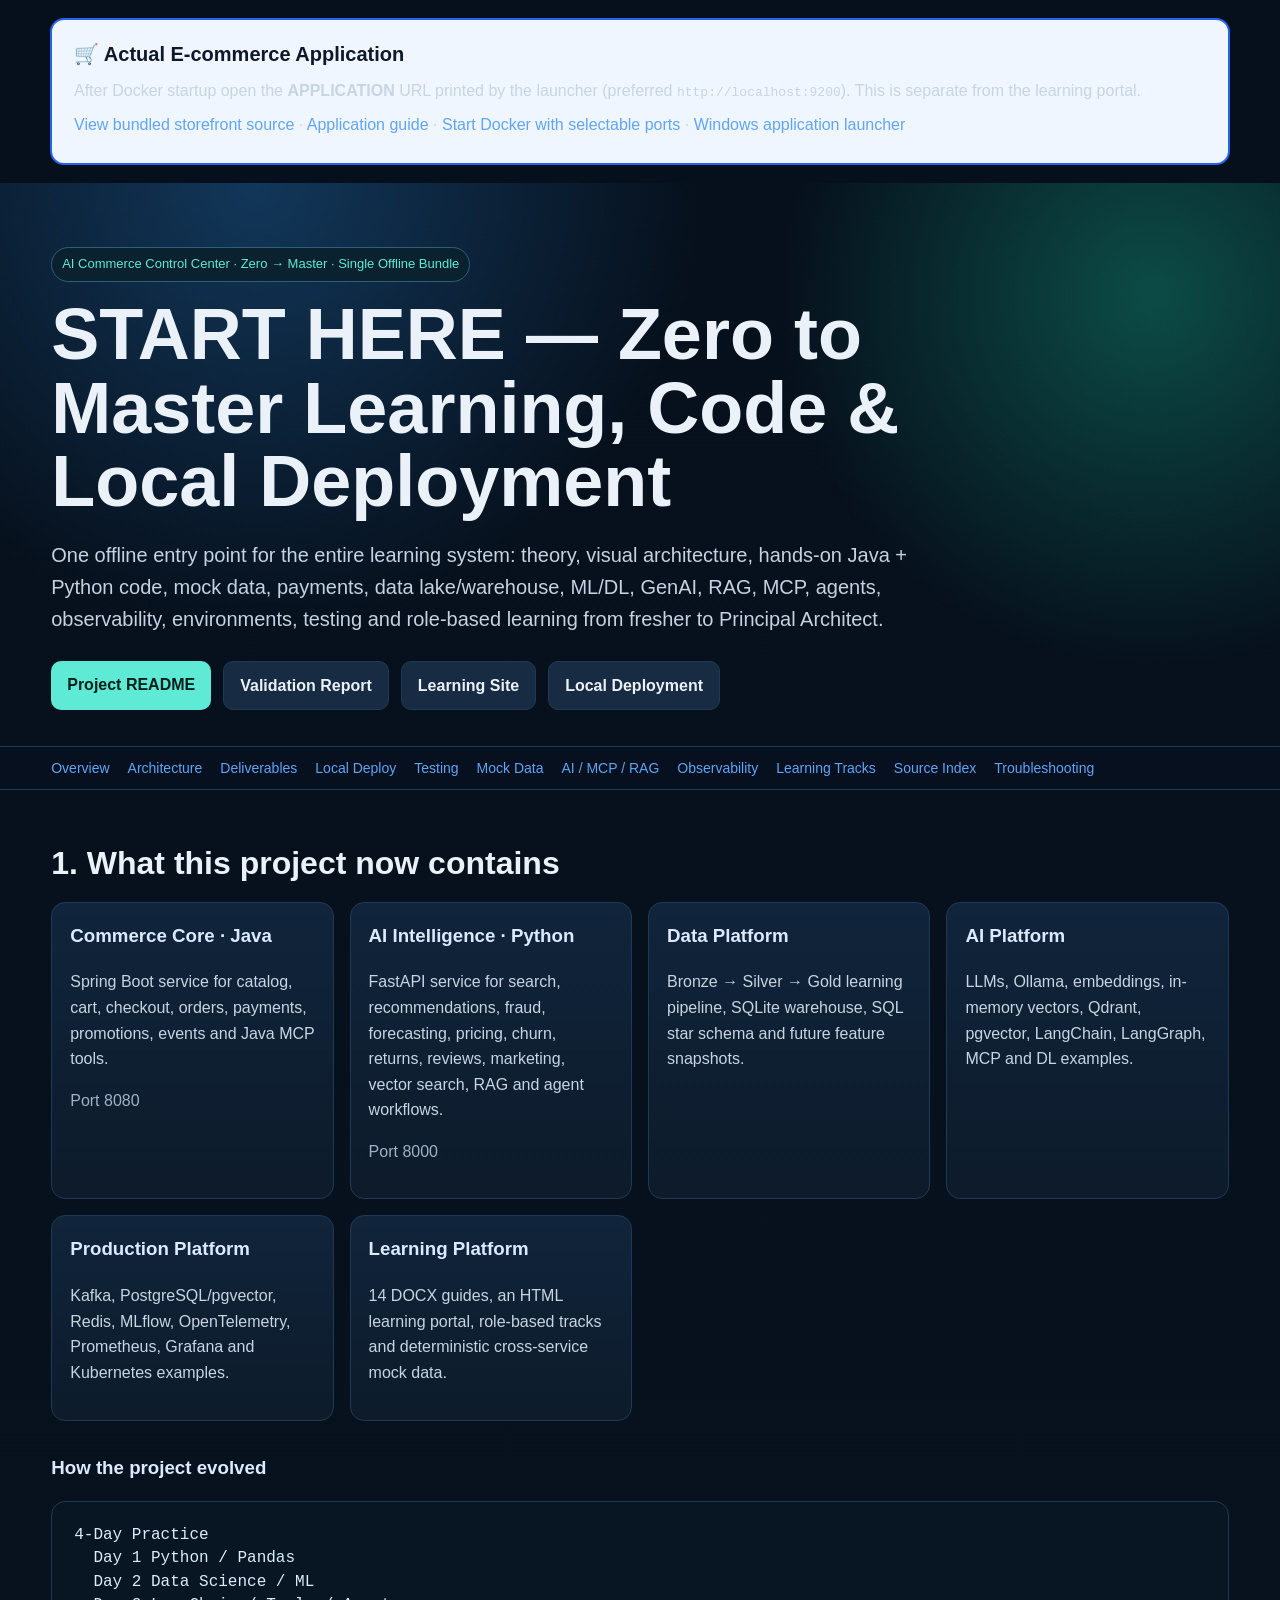
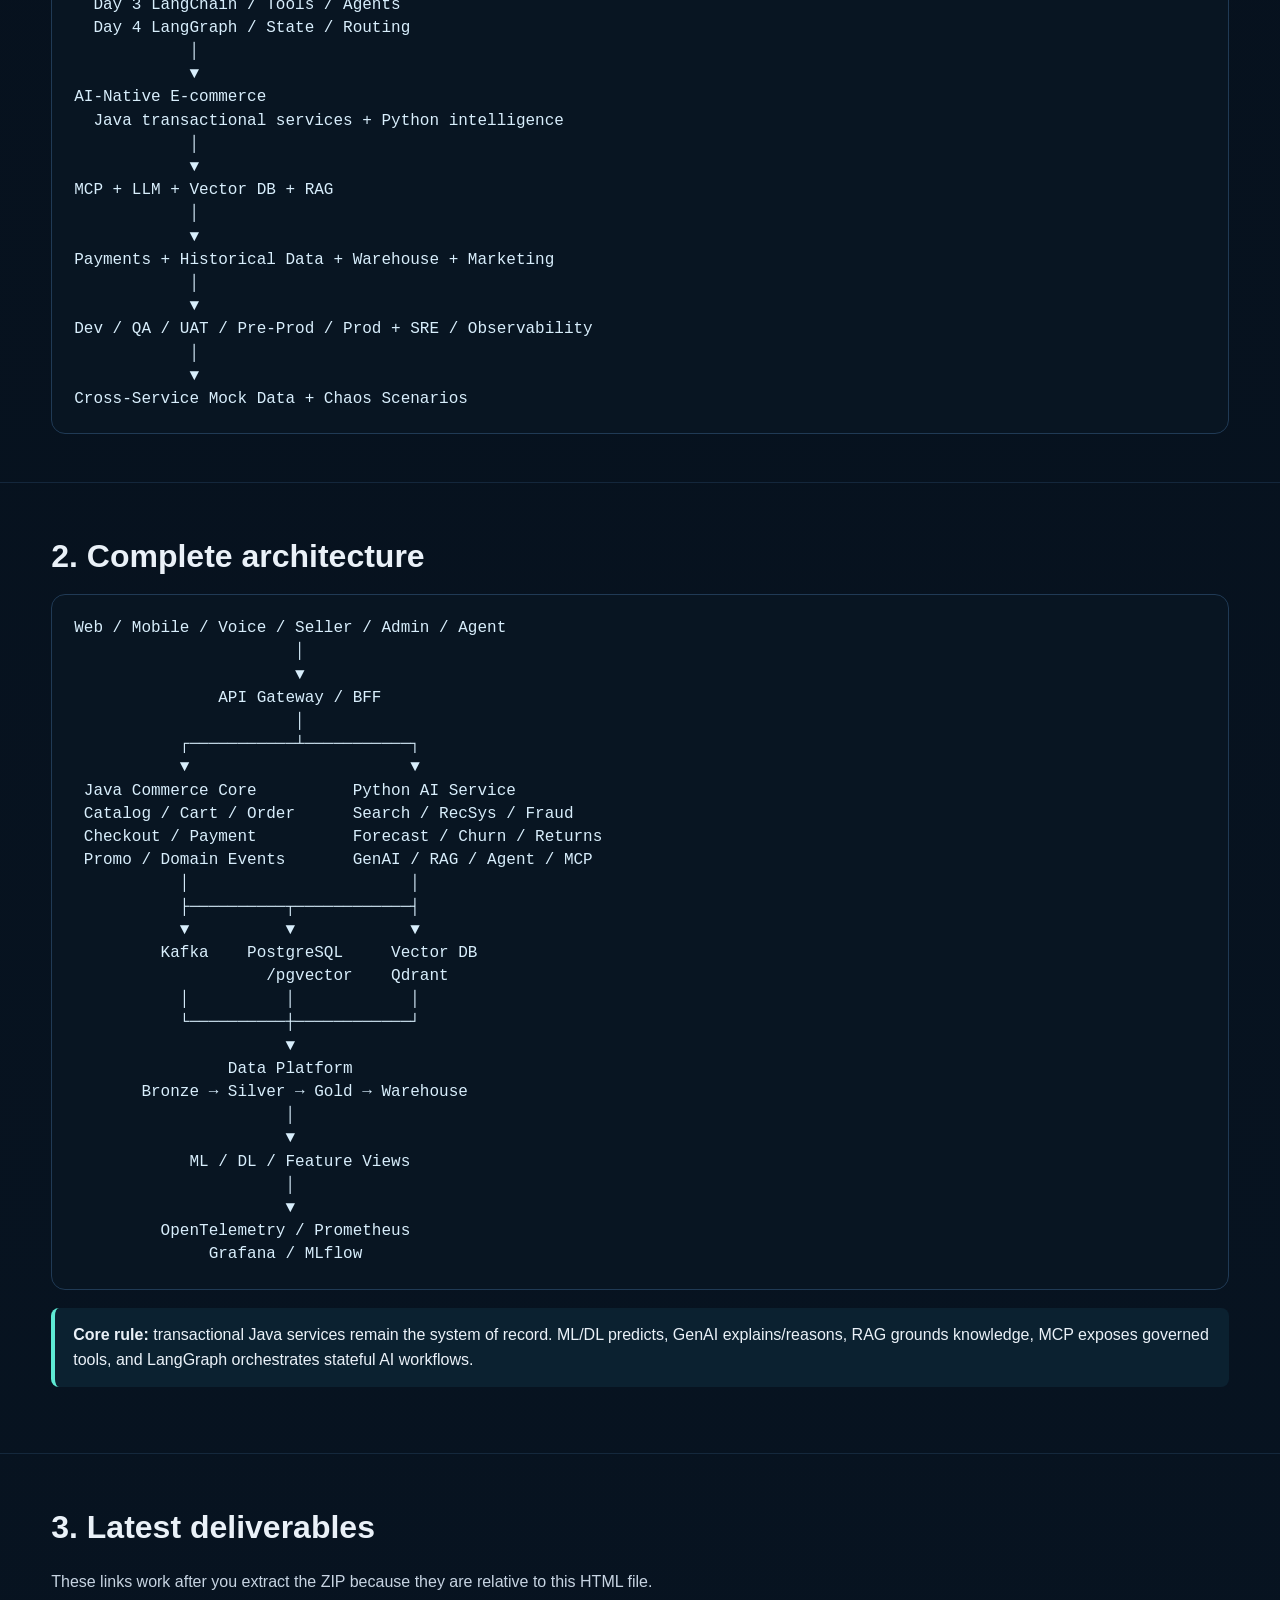
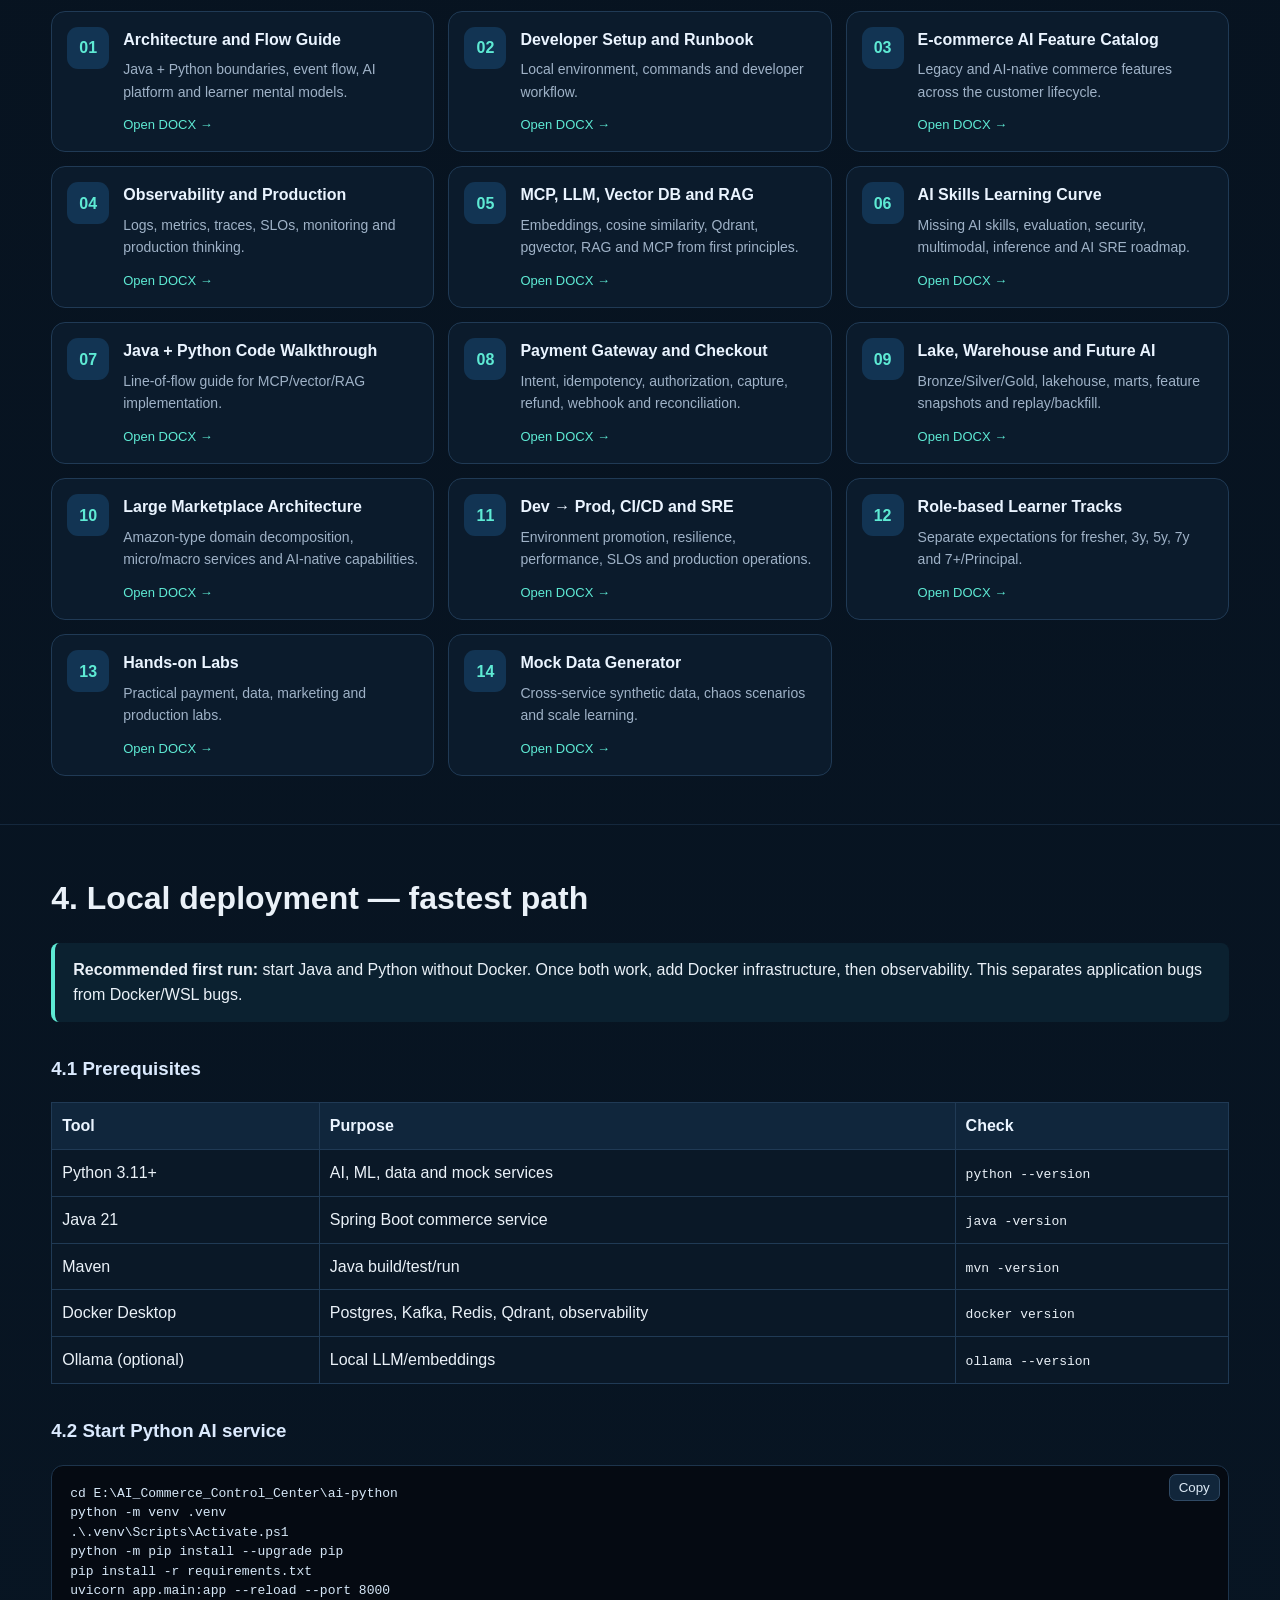
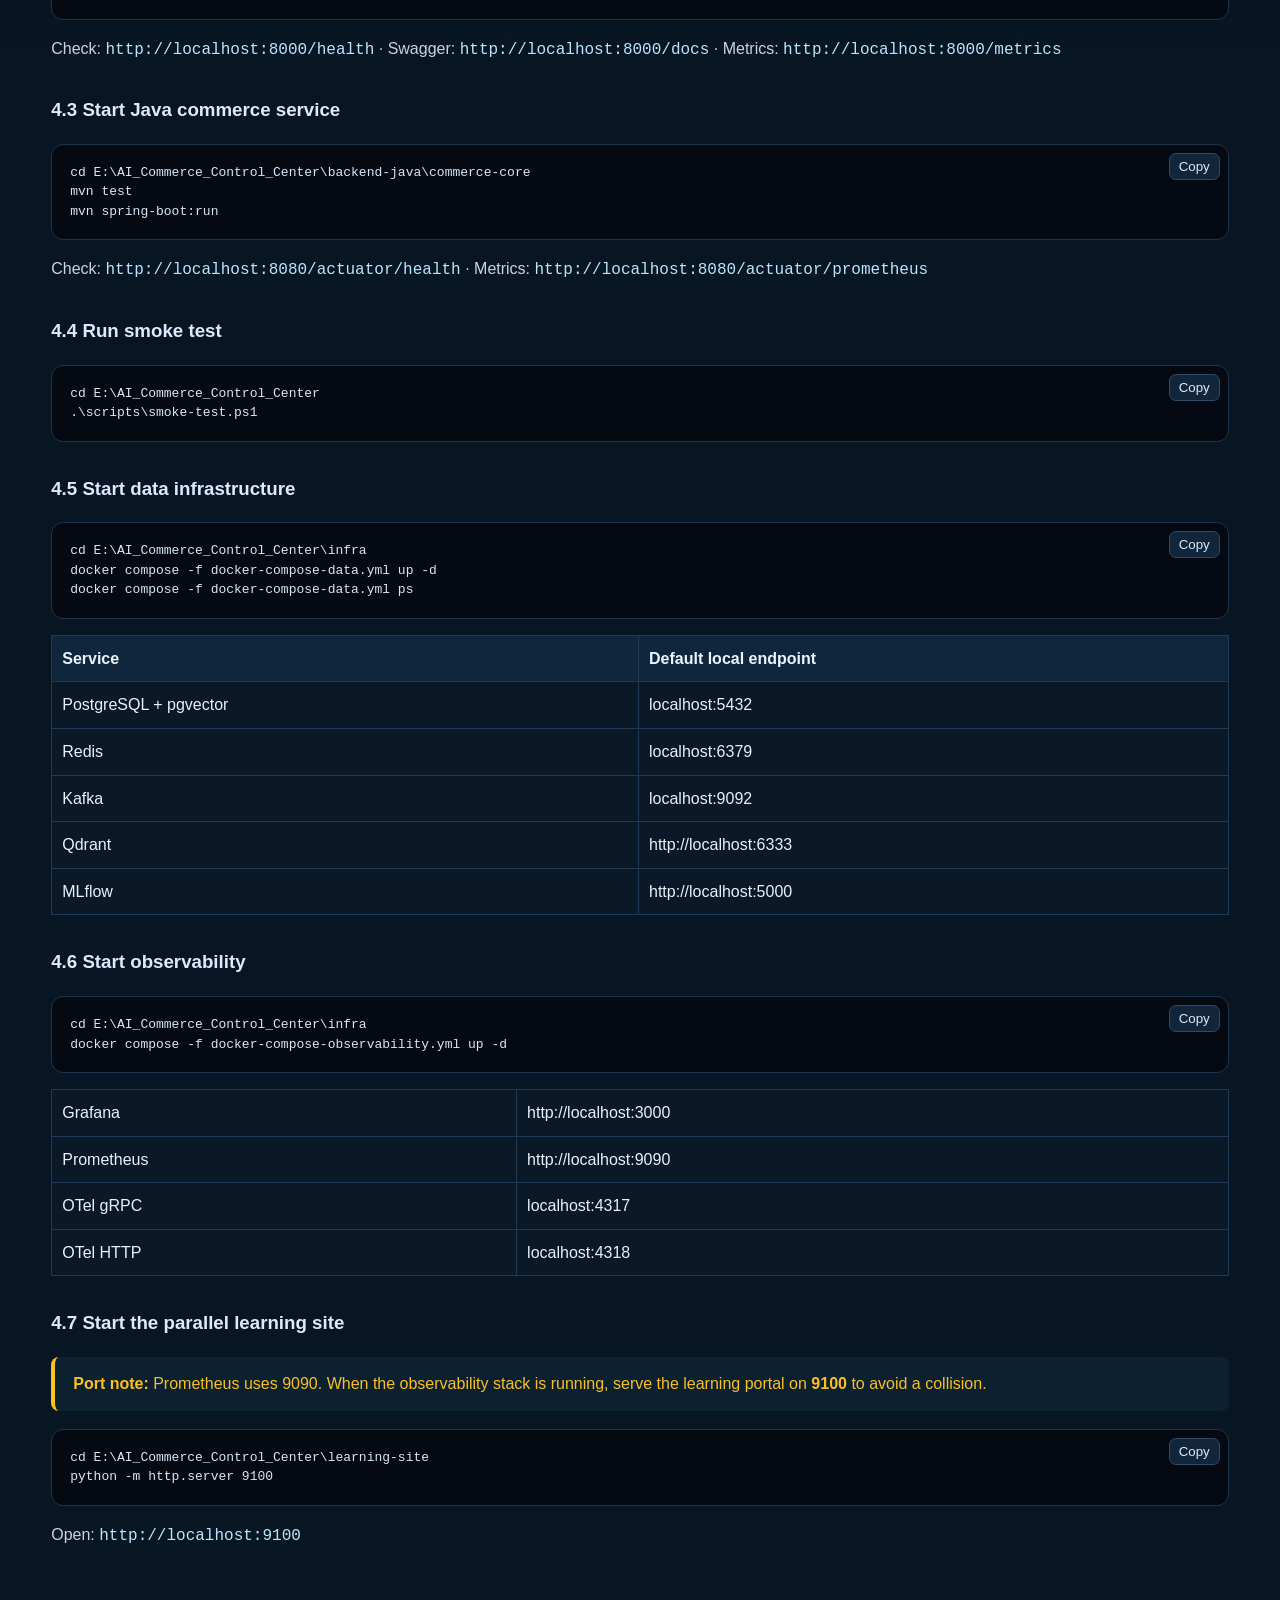
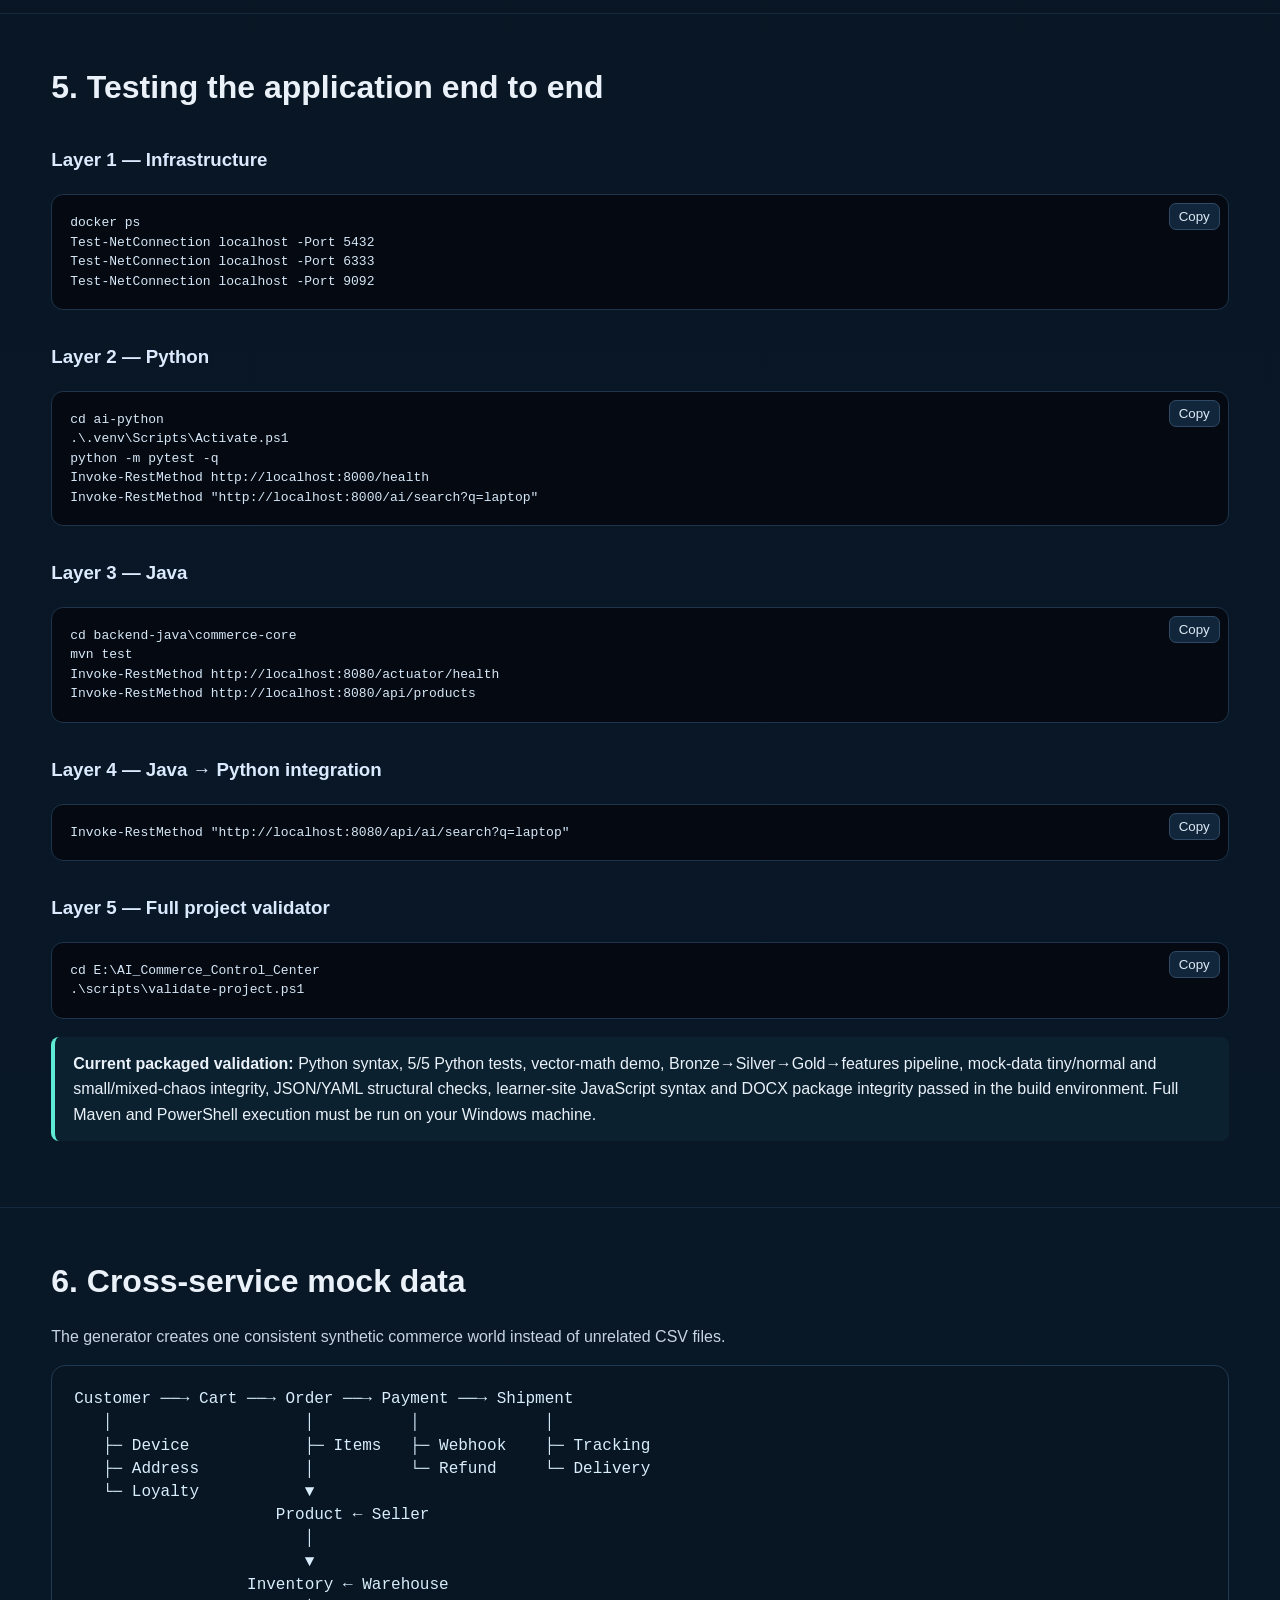
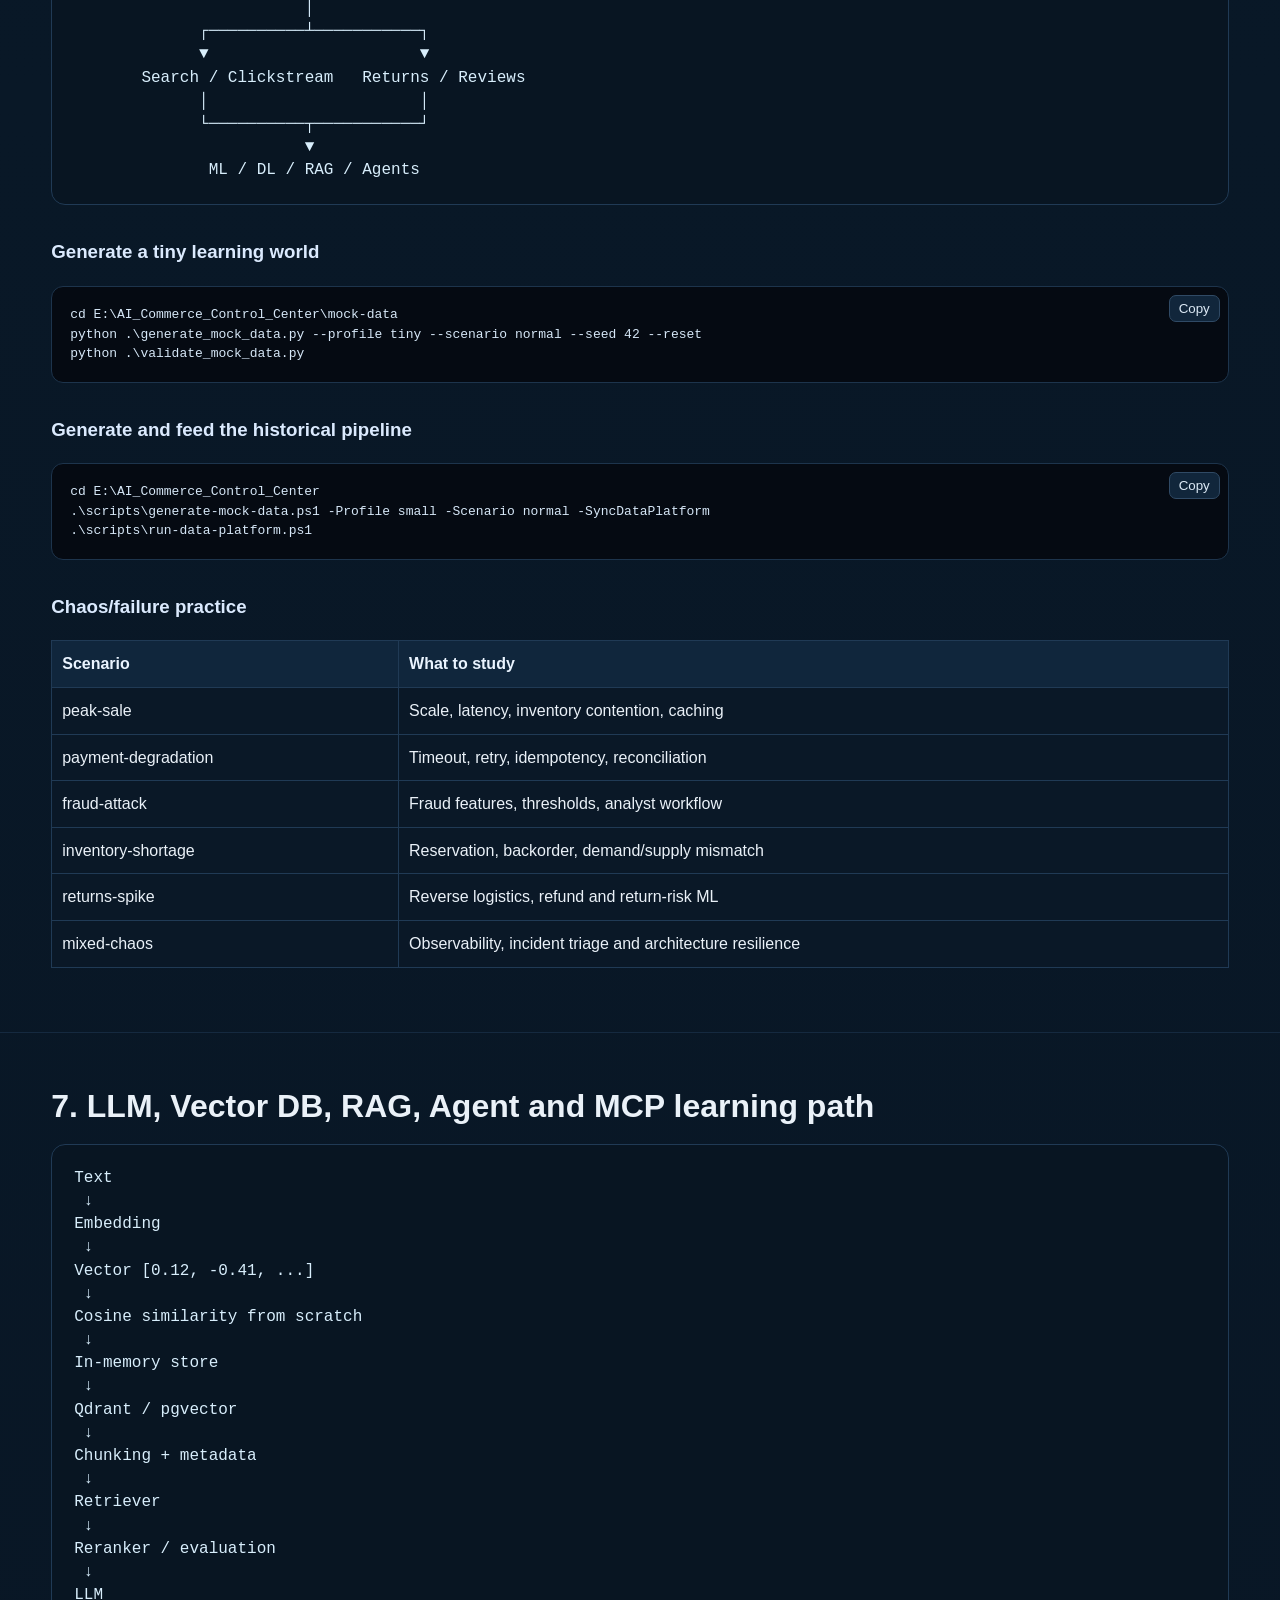
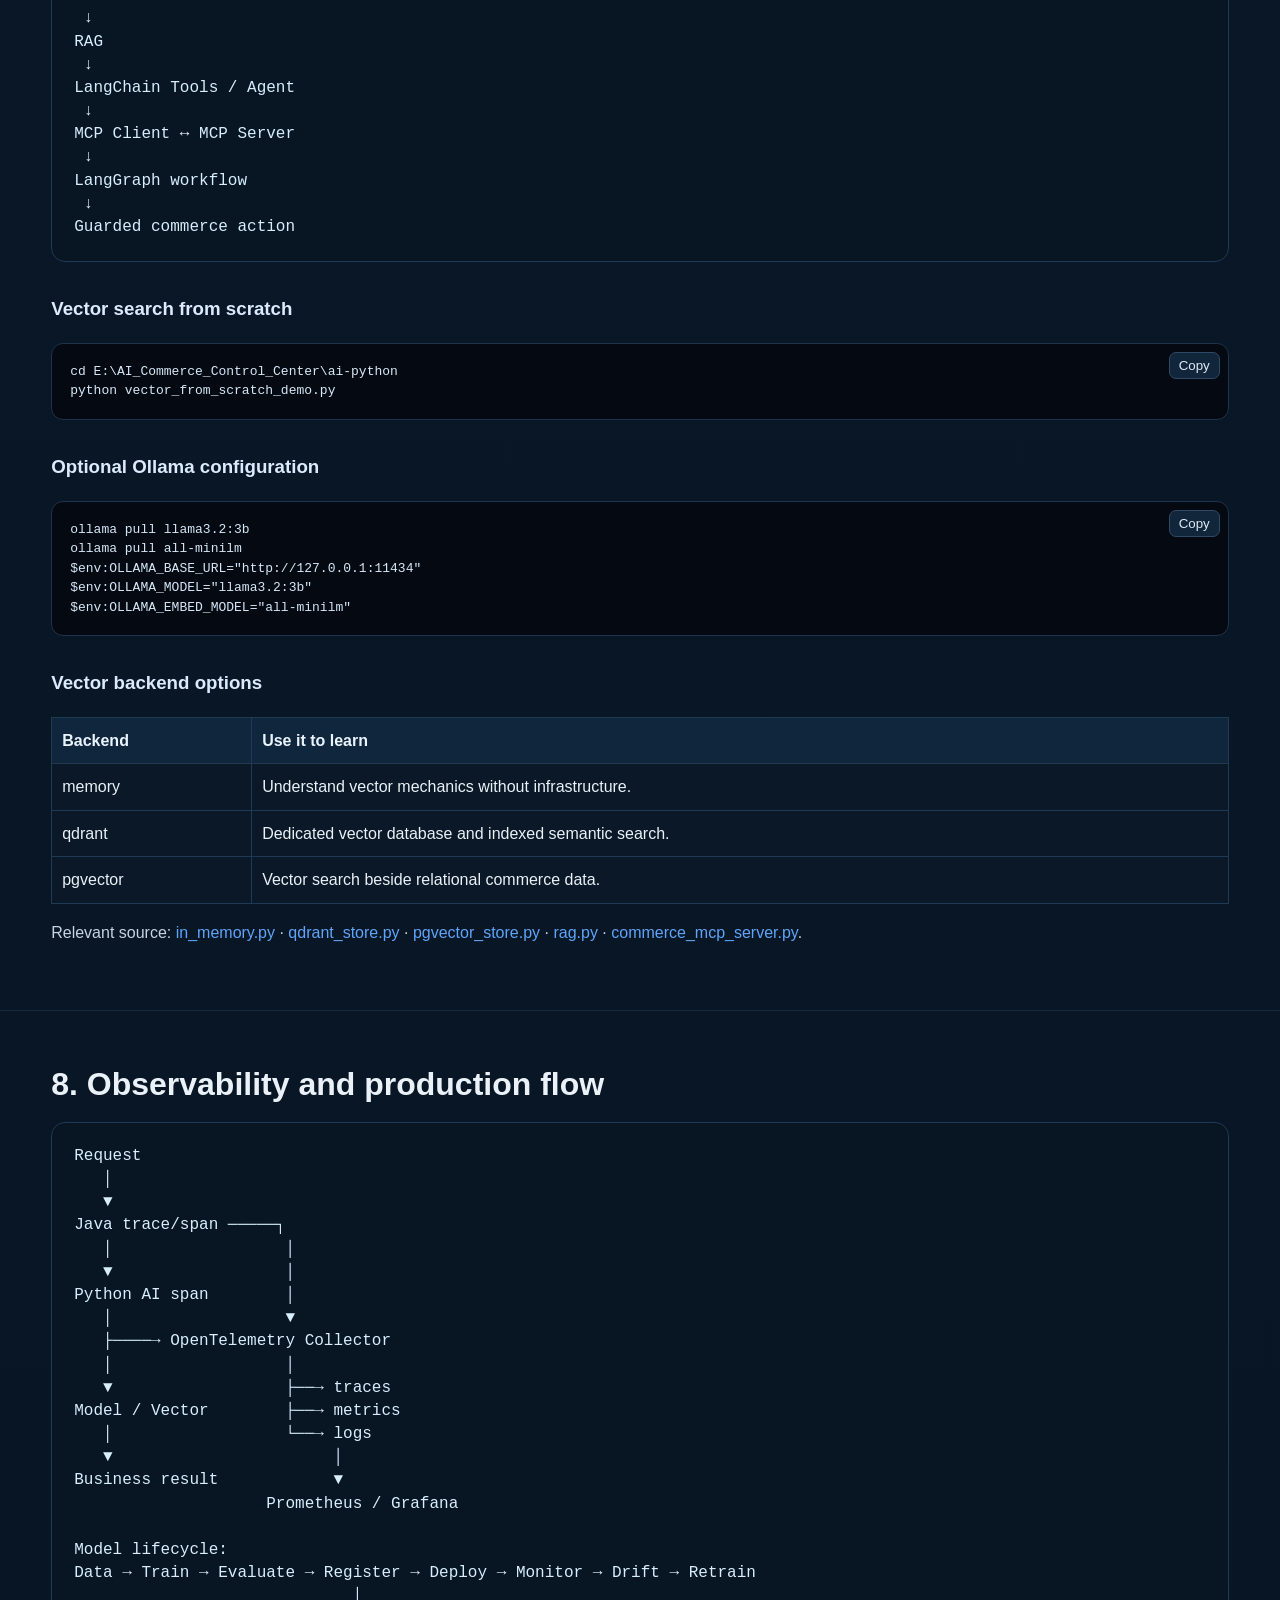
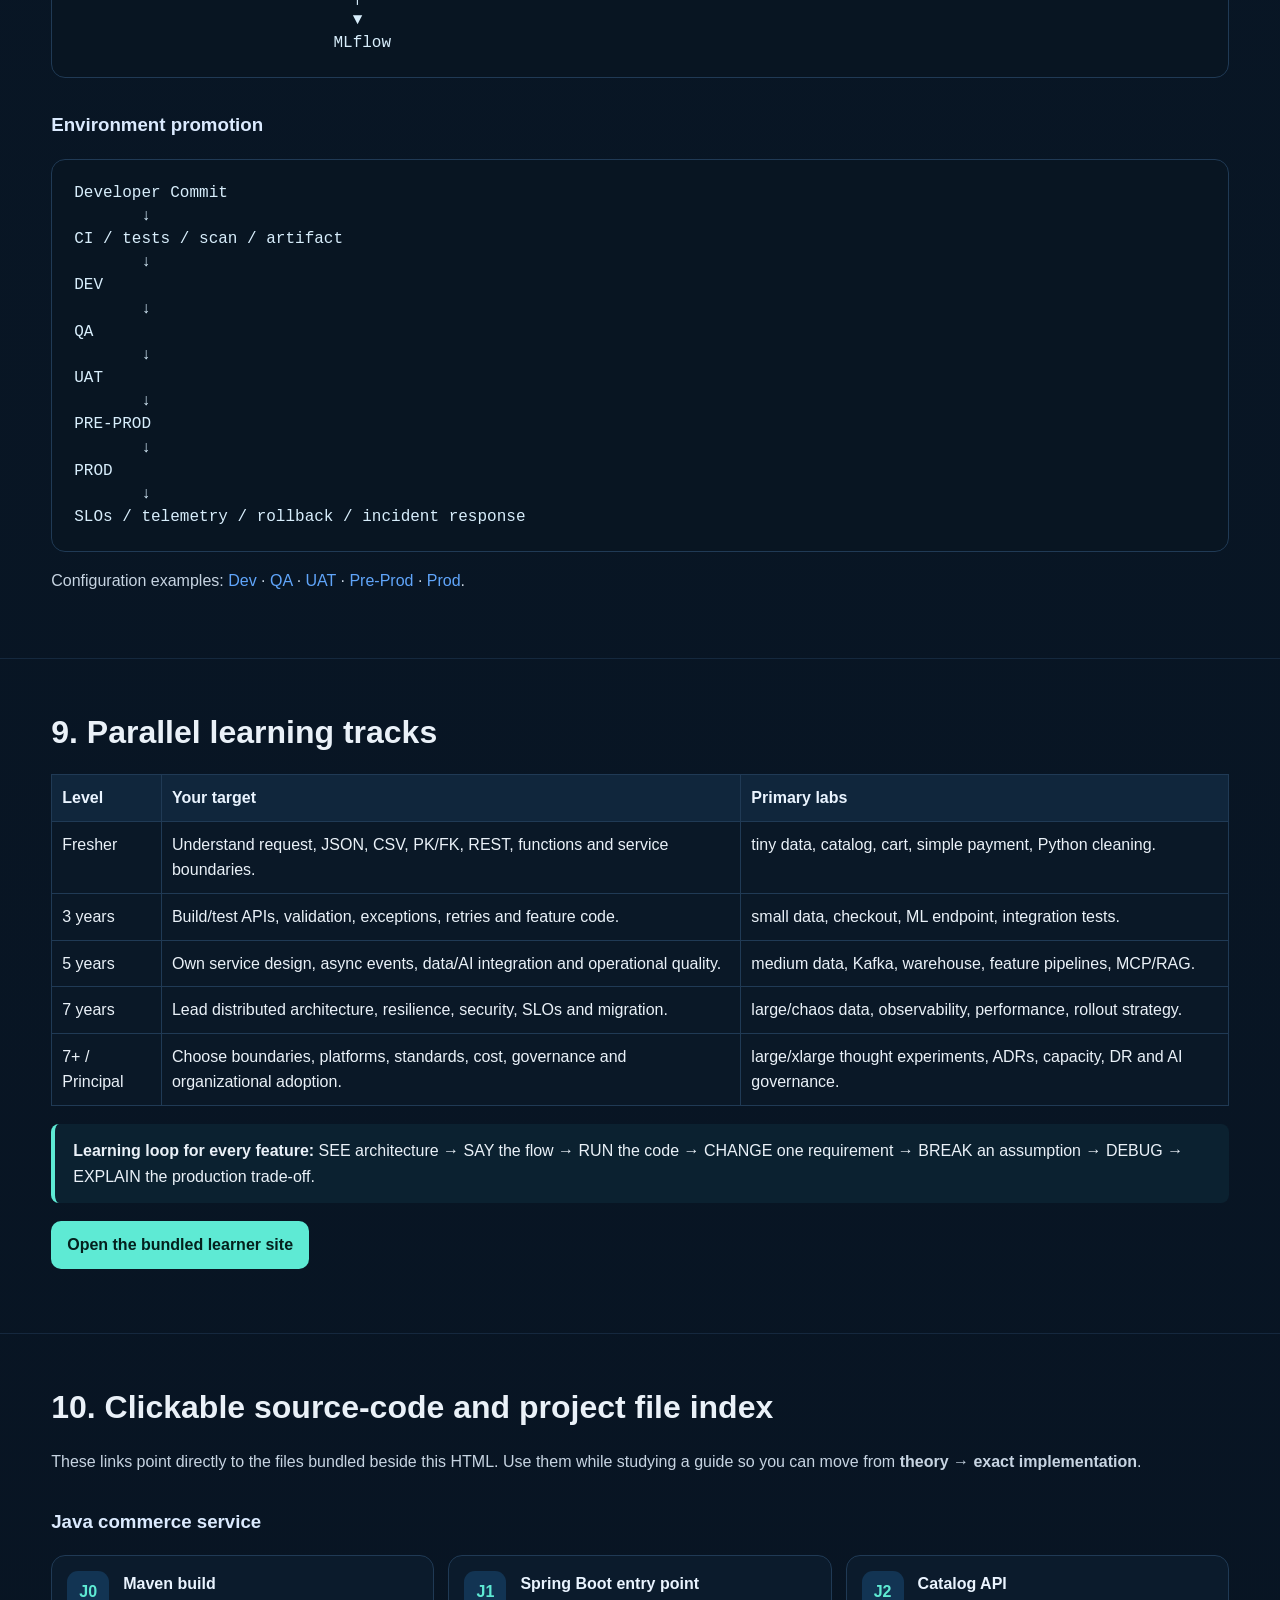
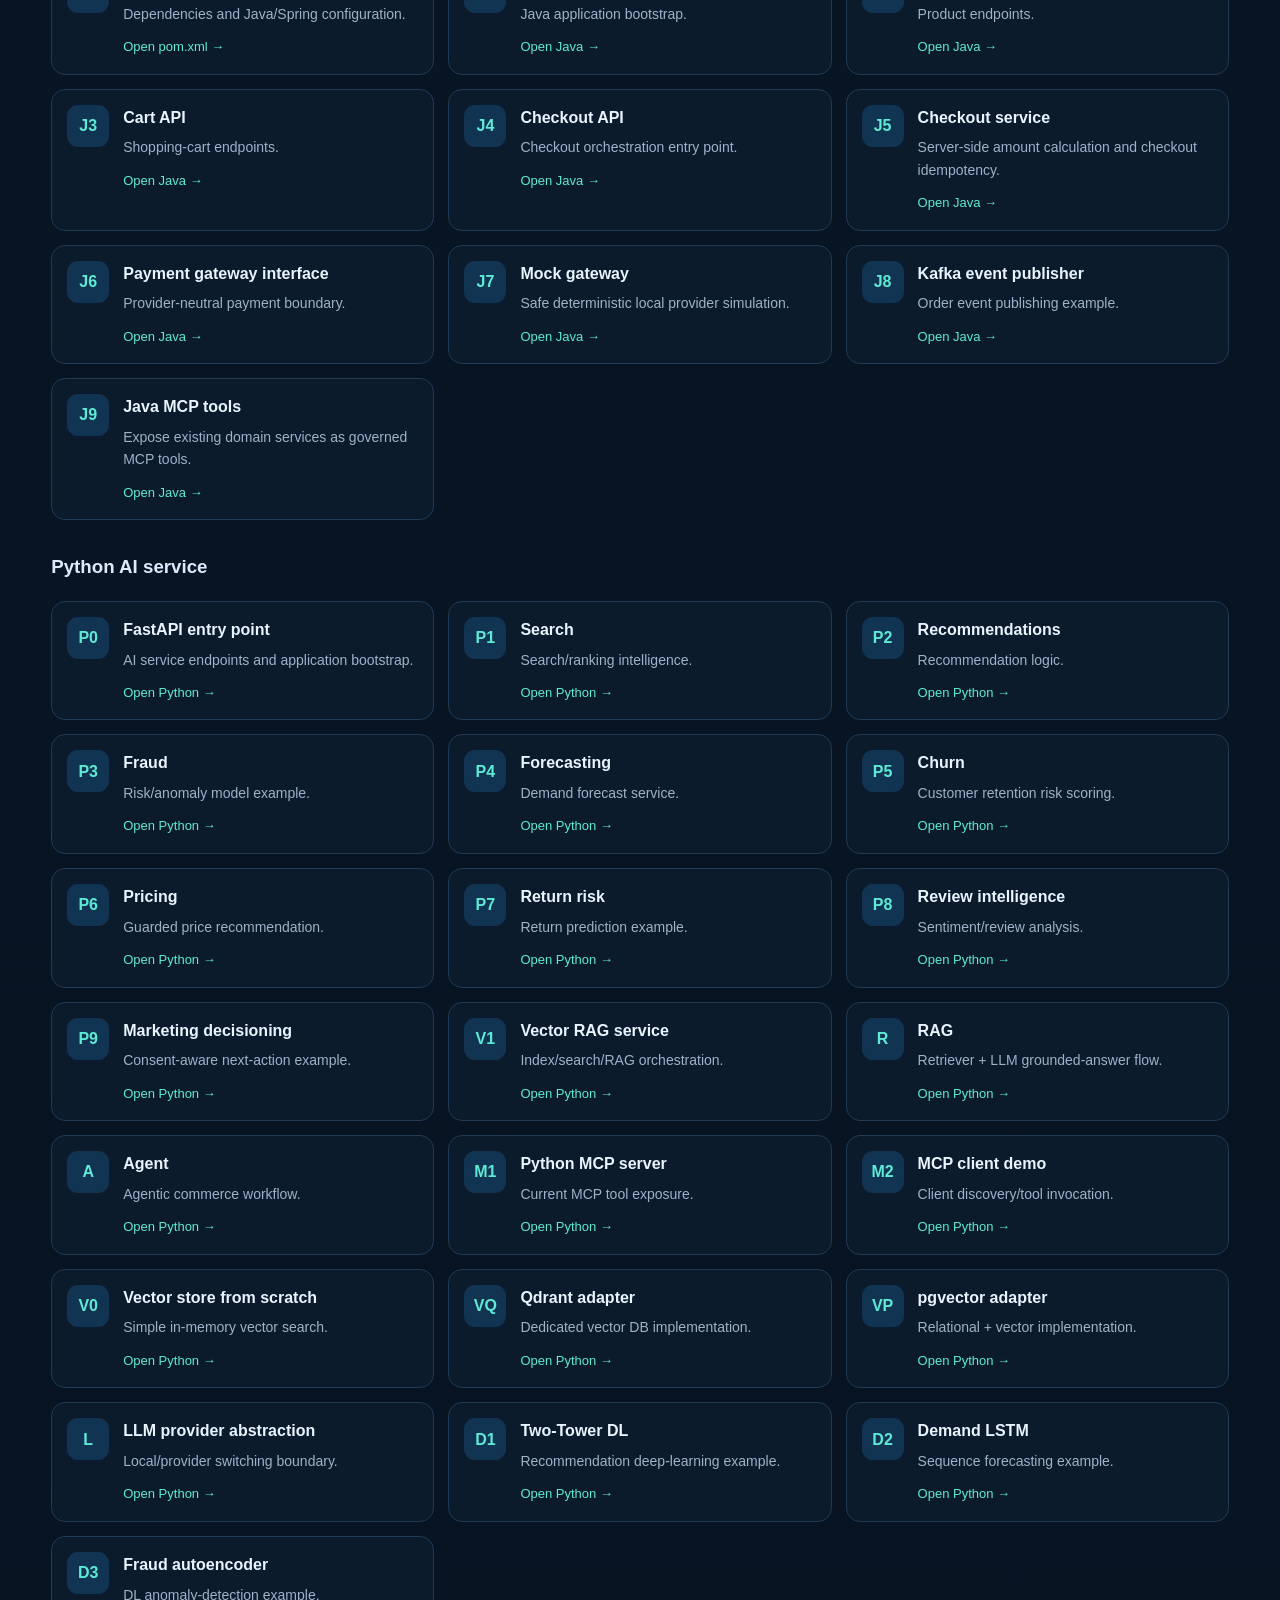
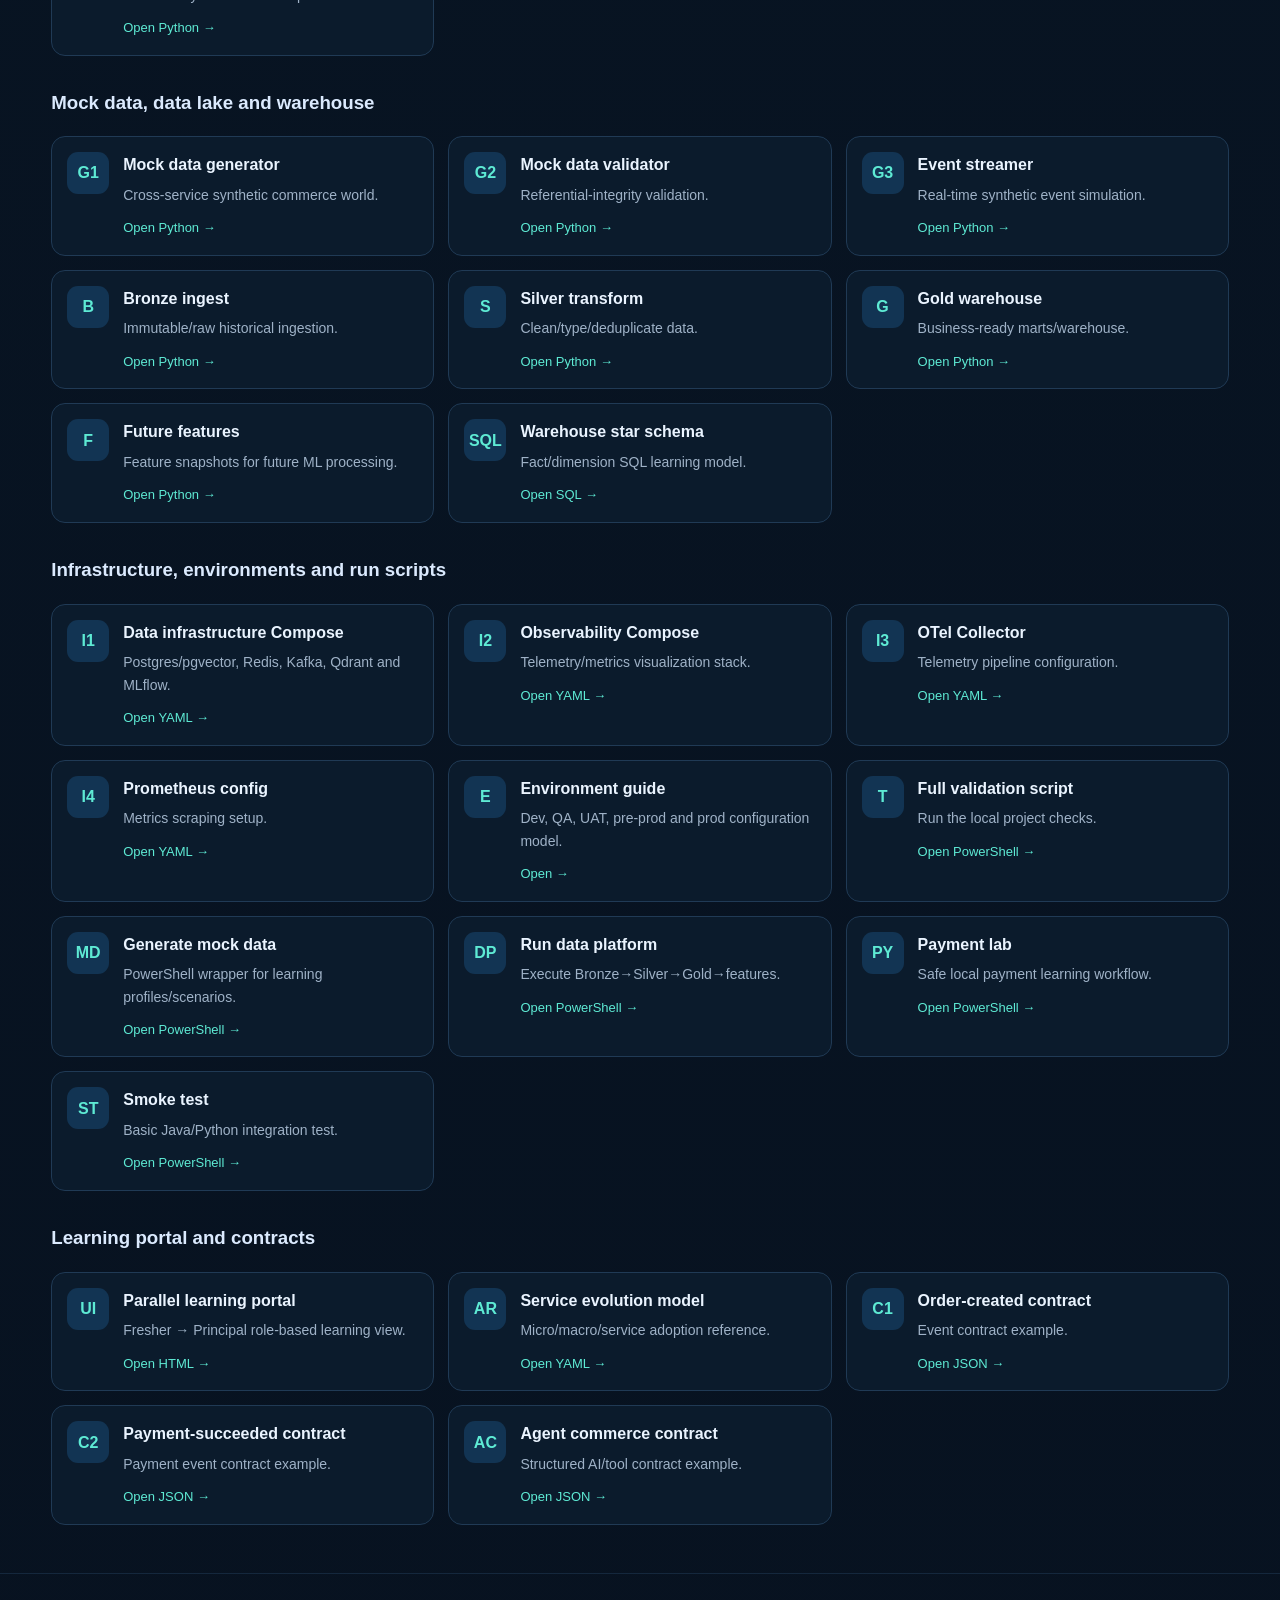
<file: AI_Commerce_Zero_to_Master/START_HERE.html>
<!doctype html>
<html lang="en">
<head>
<meta charset="utf-8" />
<meta name="viewport" content="width=device-width,initial-scale=1" />
<title>AI Commerce Zero to Master — START HERE</title>
<style>
:root { --bg:#07111f; --panel:#0d1b2a; --panel2:#10243b; --text:#eaf1f8; --muted:#9fb2c7; --accent:#5eead4; --accent2:#60a5fa; --warn:#fbbf24; --ok:#34d399; --border:#203a55; --code:#050a12; }
*{box-sizing:border-box} html{scroll-behavior:smooth} body{margin:0;font-family:Inter,Segoe UI,Arial,sans-serif;background:linear-gradient(180deg,#06101c,#091827 45%,#07111f);color:var(--text);line-height:1.6}
a{color:var(--accent2);text-decoration:none} a:hover{text-decoration:underline}
.container{width:min(1180px,92vw);margin:auto} header{padding:64px 0 36px;border-bottom:1px solid var(--border);background:radial-gradient(circle at 20% 0%,#12375a 0,transparent 38%),radial-gradient(circle at 90% 20%,#0c4c46 0,transparent 30%)}
.badge{display:inline-block;padding:6px 10px;border:1px solid #2f5f73;border-radius:999px;color:var(--accent);font-size:13px;background:#0a2130}
h1{font-size:clamp(36px,6vw,72px);line-height:1.02;margin:16px 0 14px;max-width:980px} .lead{font-size:20px;color:#c4d2e1;max-width:900px}
.actions{display:flex;flex-wrap:wrap;gap:12px;margin-top:26px} .btn{display:inline-block;padding:11px 16px;border-radius:10px;background:var(--accent);color:#04201d;font-weight:700} .btn.secondary{background:#172b42;color:var(--text);border:1px solid var(--border)}
nav{position:sticky;top:0;z-index:20;background:rgba(7,17,31,.92);backdrop-filter:blur(10px);border-bottom:1px solid var(--border)} nav .container{display:flex;gap:18px;overflow:auto;padding:10px 0;font-size:14px;white-space:nowrap}
section{padding:48px 0;border-bottom:1px solid rgba(32,58,85,.55)} h2{font-size:32px;margin:0 0 12px} h3{margin-top:32px;color:#dbeafe} p{color:#c7d4e2}
.grid{display:grid;grid-template-columns:repeat(auto-fit,minmax(250px,1fr));gap:16px} .card{background:linear-gradient(180deg,var(--panel2),var(--panel));border:1px solid var(--border);border-radius:14px;padding:18px}
.card h3,.card h4{margin-top:0} .muted{color:var(--muted)} .ok{color:var(--ok)} .warn{color:var(--warn)}
.flow{overflow:auto;background:#081522;border:1px solid var(--border);padding:22px;border-radius:14px;font-family:Consolas,monospace;color:#d8eefc;white-space:pre;line-height:1.45}
.code-wrap{position:relative;margin:14px 0} pre{margin:0;overflow:auto;background:var(--code);border:1px solid #1d344c;border-radius:12px;padding:18px;color:#d6e7f7;line-height:1.5} .copy{position:absolute;right:9px;top:9px;border:1px solid #304a65;background:#11263b;color:#dce9f5;border-radius:7px;padding:5px 9px;cursor:pointer}
table{width:100%;border-collapse:collapse;margin:16px 0;background:#0a1827} th,td{border:1px solid var(--border);padding:10px;text-align:left;vertical-align:top} th{background:#10263c;color:#eaf4ff}
.docs{display:grid;grid-template-columns:repeat(auto-fit,minmax(310px,1fr));gap:14px} .doc-card{display:flex;gap:14px;background:#0b1b2c;border:1px solid var(--border);border-radius:14px;padding:15px;color:inherit} .doc-card:hover{border-color:#4c85ad;text-decoration:none;transform:translateY(-1px)} .doc-card h4{margin:0 0 6px;color:#eaf4ff} .doc-card p{font-size:14px;margin:0 0 8px;color:var(--muted)} .doc-card span{font-size:13px;color:var(--accent)} .doc-num{min-width:42px;height:42px;border-radius:11px;display:grid;place-items:center;background:#123453;color:var(--accent);font-weight:800}
.step{display:grid;grid-template-columns:46px 1fr;gap:14px;margin:14px 0} .step-num{width:38px;height:38px;border-radius:50%;display:grid;place-items:center;background:#164264;color:var(--accent);font-weight:800} .callout{border-left:4px solid var(--accent);background:#0b2130;padding:14px 18px;border-radius:8px;margin:18px 0} .callout.warn{border-left-color:var(--warn)}
.endpoint{font-family:Consolas,monospace;color:#bae6fd} footer{padding:36px 0;color:var(--muted)}
@media print{nav,.copy,.actions{display:none} body{background:white;color:#111} p,.muted{color:#333} .card,.doc-card,.flow,pre,table{break-inside:avoid}}
</style>
</head>
<body><div id="actual-application" style="margin:18px auto;max-width:1180px;padding:18px 22px;border:2px solid #2563eb;border-radius:14px;background:#eff6ff;color:#0f172a;font-family:Arial,sans-serif"><strong style="font-size:20px">🛒 Actual E-commerce Application</strong><p style="margin:8px 0">After Docker startup open the <b>APPLICATION</b> URL printed by the launcher (preferred <code>http://localhost:9200</code>). This is separate from the learning portal.</p><p style="margin:8px 0"><a href="commerce-app/index.html">View bundled storefront source</a> · <a href="APPLICATION_GUIDE.md">Application guide</a> · <a href="START_FULL_LOCAL_DOCKER_INTERACTIVE.bat">Start Docker with selectable ports</a> · <a href="OPEN_APPLICATION.bat">Windows application launcher</a></p></div>
<header id="top"><div class="container">
<span class="badge">AI Commerce Control Center · Zero → Master · Single Offline Bundle</span>
<h1>START HERE — Zero to Master Learning, Code & Local Deployment</h1>
<p class="lead">One offline entry point for the entire learning system: theory, visual architecture, hands-on Java + Python code, mock data, payments, data lake/warehouse, ML/DL, GenAI, RAG, MCP, agents, observability, environments, testing and role-based learning from fresher to Principal Architect.</p>
<div class="actions"><a class="btn" href="README.md">Project README</a><a class="btn secondary" href="VALIDATION_REPORT.md">Validation Report</a><a class="btn secondary" href="learning-site/index.html">Learning Site</a><a class="btn secondary" href="#local">Local Deployment</a></div>
</div></header>
<nav><div class="container"><a href="#overview">Overview</a><a href="#architecture">Architecture</a><a href="#deliverables">Deliverables</a><a href="#local">Local Deploy</a><a href="#testing">Testing</a><a href="#mock">Mock Data</a><a href="#ai">AI / MCP / RAG</a><a href="#observability">Observability</a><a href="#learning">Learning Tracks</a><a href="#source-index">Source Index</a><a href="#troubleshooting">Troubleshooting</a></div></nav>

<section id="overview"><div class="container">
<h2>1. What this project now contains</h2>
<div class="grid">
<div class="card"><h3>Commerce Core · Java</h3><p>Spring Boot service for catalog, cart, checkout, orders, payments, promotions, events and Java MCP tools.</p><p class="muted">Port 8080</p></div>
<div class="card"><h3>AI Intelligence · Python</h3><p>FastAPI service for search, recommendations, fraud, forecasting, pricing, churn, returns, reviews, marketing, vector search, RAG and agent workflows.</p><p class="muted">Port 8000</p></div>
<div class="card"><h3>Data Platform</h3><p>Bronze → Silver → Gold learning pipeline, SQLite warehouse, SQL star schema and future feature snapshots.</p></div>
<div class="card"><h3>AI Platform</h3><p>LLMs, Ollama, embeddings, in-memory vectors, Qdrant, pgvector, LangChain, LangGraph, MCP and DL examples.</p></div>
<div class="card"><h3>Production Platform</h3><p>Kafka, PostgreSQL/pgvector, Redis, MLflow, OpenTelemetry, Prometheus, Grafana and Kubernetes examples.</p></div>
<div class="card"><h3>Learning Platform</h3><p>14 DOCX guides, an HTML learning portal, role-based tracks and deterministic cross-service mock data.</p></div>
</div>
<h3>How the project evolved</h3>
<div class="flow">4-Day Practice
  Day 1 Python / Pandas
  Day 2 Data Science / ML
  Day 3 LangChain / Tools / Agents
  Day 4 LangGraph / State / Routing
            │
            ▼
AI-Native E-commerce
  Java transactional services + Python intelligence
            │
            ▼
MCP + LLM + Vector DB + RAG
            │
            ▼
Payments + Historical Data + Warehouse + Marketing
            │
            ▼
Dev / QA / UAT / Pre-Prod / Prod + SRE / Observability
            │
            ▼
Cross-Service Mock Data + Chaos Scenarios</div>
</div></section>

<section id="architecture"><div class="container">
<h2>2. Complete architecture</h2>
<div class="flow">Web / Mobile / Voice / Seller / Admin / Agent
                       │
                       ▼
               API Gateway / BFF
                       │
           ┌───────────┴───────────┐
           ▼                       ▼
 Java Commerce Core          Python AI Service
 Catalog / Cart / Order      Search / RecSys / Fraud
 Checkout / Payment          Forecast / Churn / Returns
 Promo / Domain Events       GenAI / RAG / Agent / MCP
           │                       │
           ├──────────┬────────────┤
           ▼          ▼            ▼
         Kafka    PostgreSQL     Vector DB
                    /pgvector    Qdrant
           │          │            │
           └──────────┼────────────┘
                      ▼
                Data Platform
       Bronze → Silver → Gold → Warehouse
                      │
                      ▼
            ML / DL / Feature Views
                      │
                      ▼
         OpenTelemetry / Prometheus
              Grafana / MLflow</div>
<div class="callout"><strong>Core rule:</strong> transactional Java services remain the system of record. ML/DL predicts, GenAI explains/reasons, RAG grounds knowledge, MCP exposes governed tools, and LangGraph orchestrates stateful AI workflows.</div>
</div></section>

<section id="deliverables"><div class="container">
<h2>3. Latest deliverables</h2>
<p>These links work after you extract the ZIP because they are relative to this HTML file.</p>
<div class="docs"><a class="doc-card" href="docs/01_Architecture_and_Flow_Guide.docx"><div class="doc-num">01</div><div><h4>Architecture and Flow Guide</h4><p>Java + Python boundaries, event flow, AI platform and learner mental models.</p><span>Open DOCX →</span></div></a>
<a class="doc-card" href="docs/02_Developer_Setup_and_Runbook.docx"><div class="doc-num">02</div><div><h4>Developer Setup and Runbook</h4><p>Local environment, commands and developer workflow.</p><span>Open DOCX →</span></div></a>
<a class="doc-card" href="docs/03_Ecommerce_AI_Feature_Catalog.docx"><div class="doc-num">03</div><div><h4>E-commerce AI Feature Catalog</h4><p>Legacy and AI-native commerce features across the customer lifecycle.</p><span>Open DOCX →</span></div></a>
<a class="doc-card" href="docs/04_Observability_Monitoring_and_Production_Guide.docx"><div class="doc-num">04</div><div><h4>Observability and Production</h4><p>Logs, metrics, traces, SLOs, monitoring and production thinking.</p><span>Open DOCX →</span></div></a>
<a class="doc-card" href="docs/05_MCP_LLM_Vector_DB_RAG_From_Scratch.docx"><div class="doc-num">05</div><div><h4>MCP, LLM, Vector DB and RAG</h4><p>Embeddings, cosine similarity, Qdrant, pgvector, RAG and MCP from first principles.</p><span>Open DOCX →</span></div></a>
<a class="doc-card" href="docs/06_AI_Skills_Learning_Curve_and_Roadmap.docx"><div class="doc-num">06</div><div><h4>AI Skills Learning Curve</h4><p>Missing AI skills, evaluation, security, multimodal, inference and AI SRE roadmap.</p><span>Open DOCX →</span></div></a>
<a class="doc-card" href="docs/07_Java_Python_MCP_Vector_RAG_Code_Walkthrough.docx"><div class="doc-num">07</div><div><h4>Java + Python Code Walkthrough</h4><p>Line-of-flow guide for MCP/vector/RAG implementation.</p><span>Open DOCX →</span></div></a>
<a class="doc-card" href="docs/08_Payment_Gateway_Checkout_and_Financial_Flows.docx"><div class="doc-num">08</div><div><h4>Payment Gateway and Checkout</h4><p>Intent, idempotency, authorization, capture, refund, webhook and reconciliation.</p><span>Open DOCX →</span></div></a>
<a class="doc-card" href="docs/09_Historical_Data_Lake_Warehouse_Lakehouse_and_Future_AI.docx"><div class="doc-num">09</div><div><h4>Lake, Warehouse and Future AI</h4><p>Bronze/Silver/Gold, lakehouse, marts, feature snapshots and replay/backfill.</p><span>Open DOCX →</span></div></a>
<a class="doc-card" href="docs/10_Amazon_Type_Ecommerce_Micro_Macro_and_AI_Native_Architecture.docx"><div class="doc-num">10</div><div><h4>Large Marketplace Architecture</h4><p>Amazon-type domain decomposition, micro/macro services and AI-native capabilities.</p><span>Open DOCX →</span></div></a>
<a class="doc-card" href="docs/11_Environment_CICD_SRE_Performance_and_Observability.docx"><div class="doc-num">11</div><div><h4>Dev → Prod, CI/CD and SRE</h4><p>Environment promotion, resilience, performance, SLOs and production operations.</p><span>Open DOCX →</span></div></a>
<a class="doc-card" href="docs/12_Learner_Tracks_Fresher_3_5_7_and_Principal.docx"><div class="doc-num">12</div><div><h4>Role-based Learner Tracks</h4><p>Separate expectations for fresher, 3y, 5y, 7y and 7+/Principal.</p><span>Open DOCX →</span></div></a>
<a class="doc-card" href="docs/13_Hands_On_Labs_Payments_Data_Marketing_and_Production.docx"><div class="doc-num">13</div><div><h4>Hands-on Labs</h4><p>Practical payment, data, marketing and production labs.</p><span>Open DOCX →</span></div></a>
<a class="doc-card" href="docs/14_Mock_Data_Generator_From_Ground_to_Architect.docx"><div class="doc-num">14</div><div><h4>Mock Data Generator</h4><p>Cross-service synthetic data, chaos scenarios and scale learning.</p><span>Open DOCX →</span></div></a>
</div>
</div></section>

<section id="local"><div class="container">
<h2>4. Local deployment — fastest path</h2>
<div class="callout"><strong>Recommended first run:</strong> start Java and Python without Docker. Once both work, add Docker infrastructure, then observability. This separates application bugs from Docker/WSL bugs.</div>
<h3>4.1 Prerequisites</h3>
<table><tr><th>Tool</th><th>Purpose</th><th>Check</th></tr>
<tr><td>Python 3.11+</td><td>AI, ML, data and mock services</td><td><code>python --version</code></td></tr>
<tr><td>Java 21</td><td>Spring Boot commerce service</td><td><code>java -version</code></td></tr>
<tr><td>Maven</td><td>Java build/test/run</td><td><code>mvn -version</code></td></tr>
<tr><td>Docker Desktop</td><td>Postgres, Kafka, Redis, Qdrant, observability</td><td><code>docker version</code></td></tr>
<tr><td>Ollama (optional)</td><td>Local LLM/embeddings</td><td><code>ollama --version</code></td></tr></table>

<h3>4.2 Start Python AI service</h3>
<div class="code-wrap"><button class="copy" onclick="copyCode(this)">Copy</button><pre><code>cd E:\AI_Commerce_Control_Center\ai-python
python -m venv .venv
.\.venv\Scripts\Activate.ps1
python -m pip install --upgrade pip
pip install -r requirements.txt
uvicorn app.main:app --reload --port 8000</code></pre></div>
<p>Check: <span class="endpoint">http://localhost:8000/health</span> · Swagger: <span class="endpoint">http://localhost:8000/docs</span> · Metrics: <span class="endpoint">http://localhost:8000/metrics</span></p>

<h3>4.3 Start Java commerce service</h3>
<div class="code-wrap"><button class="copy" onclick="copyCode(this)">Copy</button><pre><code>cd E:\AI_Commerce_Control_Center\backend-java\commerce-core
mvn test
mvn spring-boot:run</code></pre></div>
<p>Check: <span class="endpoint">http://localhost:8080/actuator/health</span> · Metrics: <span class="endpoint">http://localhost:8080/actuator/prometheus</span></p>

<h3>4.4 Run smoke test</h3>
<div class="code-wrap"><button class="copy" onclick="copyCode(this)">Copy</button><pre><code>cd E:\AI_Commerce_Control_Center
.\scripts\smoke-test.ps1</code></pre></div>

<h3>4.5 Start data infrastructure</h3>
<div class="code-wrap"><button class="copy" onclick="copyCode(this)">Copy</button><pre><code>cd E:\AI_Commerce_Control_Center\infra
docker compose -f docker-compose-data.yml up -d
docker compose -f docker-compose-data.yml ps</code></pre></div>
<table><tr><th>Service</th><th>Default local endpoint</th></tr><tr><td>PostgreSQL + pgvector</td><td>localhost:5432</td></tr><tr><td>Redis</td><td>localhost:6379</td></tr><tr><td>Kafka</td><td>localhost:9092</td></tr><tr><td>Qdrant</td><td>http://localhost:6333</td></tr><tr><td>MLflow</td><td>http://localhost:5000</td></tr></table>

<h3>4.6 Start observability</h3>
<div class="code-wrap"><button class="copy" onclick="copyCode(this)">Copy</button><pre><code>cd E:\AI_Commerce_Control_Center\infra
docker compose -f docker-compose-observability.yml up -d</code></pre></div>
<table><tr><td>Grafana</td><td>http://localhost:3000</td></tr><tr><td>Prometheus</td><td>http://localhost:9090</td></tr><tr><td>OTel gRPC</td><td>localhost:4317</td></tr><tr><td>OTel HTTP</td><td>localhost:4318</td></tr></table>

<h3>4.7 Start the parallel learning site</h3>
<div class="callout warn"><strong>Port note:</strong> Prometheus uses 9090. When the observability stack is running, serve the learning portal on <strong>9100</strong> to avoid a collision.</div>
<div class="code-wrap"><button class="copy" onclick="copyCode(this)">Copy</button><pre><code>cd E:\AI_Commerce_Control_Center\learning-site
python -m http.server 9100</code></pre></div>
<p>Open: <span class="endpoint">http://localhost:9100</span></p>
</div></section>

<section id="testing"><div class="container">
<h2>5. Testing the application end to end</h2>
<h3>Layer 1 — Infrastructure</h3><div class="code-wrap"><button class="copy" onclick="copyCode(this)">Copy</button><pre><code>docker ps
Test-NetConnection localhost -Port 5432
Test-NetConnection localhost -Port 6333
Test-NetConnection localhost -Port 9092</code></pre></div>
<h3>Layer 2 — Python</h3><div class="code-wrap"><button class="copy" onclick="copyCode(this)">Copy</button><pre><code>cd ai-python
.\.venv\Scripts\Activate.ps1
python -m pytest -q
Invoke-RestMethod http://localhost:8000/health
Invoke-RestMethod "http://localhost:8000/ai/search?q=laptop"</code></pre></div>
<h3>Layer 3 — Java</h3><div class="code-wrap"><button class="copy" onclick="copyCode(this)">Copy</button><pre><code>cd backend-java\commerce-core
mvn test
Invoke-RestMethod http://localhost:8080/actuator/health
Invoke-RestMethod http://localhost:8080/api/products</code></pre></div>
<h3>Layer 4 — Java → Python integration</h3><div class="code-wrap"><button class="copy" onclick="copyCode(this)">Copy</button><pre><code>Invoke-RestMethod "http://localhost:8080/api/ai/search?q=laptop"</code></pre></div>
<h3>Layer 5 — Full project validator</h3><div class="code-wrap"><button class="copy" onclick="copyCode(this)">Copy</button><pre><code>cd E:\AI_Commerce_Control_Center
.\scripts\validate-project.ps1</code></pre></div>
<div class="callout"><strong>Current packaged validation:</strong> Python syntax, 5/5 Python tests, vector-math demo, Bronze→Silver→Gold→features pipeline, mock-data tiny/normal and small/mixed-chaos integrity, JSON/YAML structural checks, learner-site JavaScript syntax and DOCX package integrity passed in the build environment. Full Maven and PowerShell execution must be run on your Windows machine.</div>
</div></section>

<section id="mock"><div class="container">
<h2>6. Cross-service mock data</h2>
<p>The generator creates one consistent synthetic commerce world instead of unrelated CSV files.</p>
<div class="flow">Customer ──→ Cart ──→ Order ──→ Payment ──→ Shipment
   │                    │          │             │
   ├─ Device            ├─ Items   ├─ Webhook    ├─ Tracking
   ├─ Address           │          └─ Refund     └─ Delivery
   └─ Loyalty           ▼
                     Product ← Seller
                        │
                        ▼
                  Inventory ← Warehouse
                        │
             ┌──────────┴───────────┐
             ▼                      ▼
       Search / Clickstream   Returns / Reviews
             │                      │
             └──────────┬───────────┘
                        ▼
              ML / DL / RAG / Agents</div>
<h3>Generate a tiny learning world</h3><div class="code-wrap"><button class="copy" onclick="copyCode(this)">Copy</button><pre><code>cd E:\AI_Commerce_Control_Center\mock-data
python .\generate_mock_data.py --profile tiny --scenario normal --seed 42 --reset
python .\validate_mock_data.py</code></pre></div>
<h3>Generate and feed the historical pipeline</h3><div class="code-wrap"><button class="copy" onclick="copyCode(this)">Copy</button><pre><code>cd E:\AI_Commerce_Control_Center
.\scripts\generate-mock-data.ps1 -Profile small -Scenario normal -SyncDataPlatform
.\scripts\run-data-platform.ps1</code></pre></div>
<h3>Chaos/failure practice</h3>
<table><tr><th>Scenario</th><th>What to study</th></tr><tr><td>peak-sale</td><td>Scale, latency, inventory contention, caching</td></tr><tr><td>payment-degradation</td><td>Timeout, retry, idempotency, reconciliation</td></tr><tr><td>fraud-attack</td><td>Fraud features, thresholds, analyst workflow</td></tr><tr><td>inventory-shortage</td><td>Reservation, backorder, demand/supply mismatch</td></tr><tr><td>returns-spike</td><td>Reverse logistics, refund and return-risk ML</td></tr><tr><td>mixed-chaos</td><td>Observability, incident triage and architecture resilience</td></tr></table>
</div></section>

<section id="ai"><div class="container">
<h2>7. LLM, Vector DB, RAG, Agent and MCP learning path</h2>
<div class="flow">Text
 ↓
Embedding
 ↓
Vector [0.12, -0.41, ...]
 ↓
Cosine similarity from scratch
 ↓
In-memory store
 ↓
Qdrant / pgvector
 ↓
Chunking + metadata
 ↓
Retriever
 ↓
Reranker / evaluation
 ↓
LLM
 ↓
RAG
 ↓
LangChain Tools / Agent
 ↓
MCP Client ↔ MCP Server
 ↓
LangGraph workflow
 ↓
Guarded commerce action</div>
<h3>Vector search from scratch</h3><div class="code-wrap"><button class="copy" onclick="copyCode(this)">Copy</button><pre><code>cd E:\AI_Commerce_Control_Center\ai-python
python vector_from_scratch_demo.py</code></pre></div>
<h3>Optional Ollama configuration</h3><div class="code-wrap"><button class="copy" onclick="copyCode(this)">Copy</button><pre><code>ollama pull llama3.2:3b
ollama pull all-minilm
$env:OLLAMA_BASE_URL="http://127.0.0.1:11434"
$env:OLLAMA_MODEL="llama3.2:3b"
$env:OLLAMA_EMBED_MODEL="all-minilm"</code></pre></div>
<h3>Vector backend options</h3>
<table><tr><th>Backend</th><th>Use it to learn</th></tr><tr><td>memory</td><td>Understand vector mechanics without infrastructure.</td></tr><tr><td>qdrant</td><td>Dedicated vector database and indexed semantic search.</td></tr><tr><td>pgvector</td><td>Vector search beside relational commerce data.</td></tr></table>
<p>Relevant source: <a href="ai-python/app/vectorstores/in_memory.py">in_memory.py</a> · <a href="ai-python/app/vectorstores/qdrant_store.py">qdrant_store.py</a> · <a href="ai-python/app/vectorstores/pgvector_store.py">pgvector_store.py</a> · <a href="ai-python/app/services/rag.py">rag.py</a> · <a href="ai-python/app/mcp/commerce_mcp_server.py">commerce_mcp_server.py</a>.</p>
</div></section>

<section id="observability"><div class="container">
<h2>8. Observability and production flow</h2>
<div class="flow">Request
   │
   ▼
Java trace/span ─────┐
   │                  │
   ▼                  │
Python AI span        │
   │                  ▼
   ├────→ OpenTelemetry Collector
   │                  │
   ▼                  ├──→ traces
Model / Vector        ├──→ metrics
   │                  └──→ logs
   ▼                       │
Business result            ▼
                    Prometheus / Grafana

Model lifecycle:
Data → Train → Evaluate → Register → Deploy → Monitor → Drift → Retrain
                             │
                             ▼
                           MLflow</div>
<h3>Environment promotion</h3>
<div class="flow">Developer Commit
       ↓
CI / tests / scan / artifact
       ↓
DEV
       ↓
QA
       ↓
UAT
       ↓
PRE-PROD
       ↓
PROD
       ↓
SLOs / telemetry / rollback / incident response</div>
<p>Configuration examples: <a href="environments/dev.env.example">Dev</a> · <a href="environments/qa.env.example">QA</a> · <a href="environments/uat.env.example">UAT</a> · <a href="environments/preprod.env.example">Pre-Prod</a> · <a href="environments/prod.env.example">Prod</a>.</p>
</div></section>

<section id="learning"><div class="container">
<h2>9. Parallel learning tracks</h2>
<table><tr><th>Level</th><th>Your target</th><th>Primary labs</th></tr>
<tr><td>Fresher</td><td>Understand request, JSON, CSV, PK/FK, REST, functions and service boundaries.</td><td>tiny data, catalog, cart, simple payment, Python cleaning.</td></tr>
<tr><td>3 years</td><td>Build/test APIs, validation, exceptions, retries and feature code.</td><td>small data, checkout, ML endpoint, integration tests.</td></tr>
<tr><td>5 years</td><td>Own service design, async events, data/AI integration and operational quality.</td><td>medium data, Kafka, warehouse, feature pipelines, MCP/RAG.</td></tr>
<tr><td>7 years</td><td>Lead distributed architecture, resilience, security, SLOs and migration.</td><td>large/chaos data, observability, performance, rollout strategy.</td></tr>
<tr><td>7+ / Principal</td><td>Choose boundaries, platforms, standards, cost, governance and organizational adoption.</td><td>large/xlarge thought experiments, ADRs, capacity, DR and AI governance.</td></tr></table>
<div class="callout"><strong>Learning loop for every feature:</strong> SEE architecture → SAY the flow → RUN the code → CHANGE one requirement → BREAK an assumption → DEBUG → EXPLAIN the production trade-off.</div>
<p><a class="btn" href="learning-site/index.html">Open the bundled learner site</a></p>
</div></section>

<section id="source-index"><div class="container">
<h2>10. Clickable source-code and project file index</h2>
<p>These links point directly to the files bundled beside this HTML. Use them while studying a guide so you can move from <strong>theory → exact implementation</strong>.</p>

<h3>Java commerce service</h3>
<div class="docs">
<a class="doc-card" href="backend-java/commerce-core/pom.xml"><div class="doc-num">J0</div><div><h4>Maven build</h4><p>Dependencies and Java/Spring configuration.</p><span>Open pom.xml →</span></div></a>
<a class="doc-card" href="backend-java/commerce-core/src/main/java/com/example/aicommerce/AiCommerceApplication.java"><div class="doc-num">J1</div><div><h4>Spring Boot entry point</h4><p>Java application bootstrap.</p><span>Open Java →</span></div></a>
<a class="doc-card" href="backend-java/commerce-core/src/main/java/com/example/aicommerce/controller/CatalogController.java"><div class="doc-num">J2</div><div><h4>Catalog API</h4><p>Product endpoints.</p><span>Open Java →</span></div></a>
<a class="doc-card" href="backend-java/commerce-core/src/main/java/com/example/aicommerce/controller/CartController.java"><div class="doc-num">J3</div><div><h4>Cart API</h4><p>Shopping-cart endpoints.</p><span>Open Java →</span></div></a>
<a class="doc-card" href="backend-java/commerce-core/src/main/java/com/example/aicommerce/controller/CheckoutController.java"><div class="doc-num">J4</div><div><h4>Checkout API</h4><p>Checkout orchestration entry point.</p><span>Open Java →</span></div></a>
<a class="doc-card" href="backend-java/commerce-core/src/main/java/com/example/aicommerce/service/CheckoutService.java"><div class="doc-num">J5</div><div><h4>Checkout service</h4><p>Server-side amount calculation and checkout idempotency.</p><span>Open Java →</span></div></a>
<a class="doc-card" href="backend-java/commerce-core/src/main/java/com/example/aicommerce/payment/PaymentGateway.java"><div class="doc-num">J6</div><div><h4>Payment gateway interface</h4><p>Provider-neutral payment boundary.</p><span>Open Java →</span></div></a>
<a class="doc-card" href="backend-java/commerce-core/src/main/java/com/example/aicommerce/payment/MockPaymentGateway.java"><div class="doc-num">J7</div><div><h4>Mock gateway</h4><p>Safe deterministic local provider simulation.</p><span>Open Java →</span></div></a>
<a class="doc-card" href="backend-java/commerce-core/src/main/java/com/example/aicommerce/event/KafkaOrderEventPublisher.java"><div class="doc-num">J8</div><div><h4>Kafka event publisher</h4><p>Order event publishing example.</p><span>Open Java →</span></div></a>
<a class="doc-card" href="backend-java/commerce-core/src/main/java/com/example/aicommerce/mcp/CommerceMcpTools.java"><div class="doc-num">J9</div><div><h4>Java MCP tools</h4><p>Expose existing domain services as governed MCP tools.</p><span>Open Java →</span></div></a>
</div>

<h3>Python AI service</h3>
<div class="docs">
<a class="doc-card" href="ai-python/app/main.py"><div class="doc-num">P0</div><div><h4>FastAPI entry point</h4><p>AI service endpoints and application bootstrap.</p><span>Open Python →</span></div></a>
<a class="doc-card" href="ai-python/app/services/search.py"><div class="doc-num">P1</div><div><h4>Search</h4><p>Search/ranking intelligence.</p><span>Open Python →</span></div></a>
<a class="doc-card" href="ai-python/app/services/recommendation.py"><div class="doc-num">P2</div><div><h4>Recommendations</h4><p>Recommendation logic.</p><span>Open Python →</span></div></a>
<a class="doc-card" href="ai-python/app/services/fraud.py"><div class="doc-num">P3</div><div><h4>Fraud</h4><p>Risk/anomaly model example.</p><span>Open Python →</span></div></a>
<a class="doc-card" href="ai-python/app/services/forecast.py"><div class="doc-num">P4</div><div><h4>Forecasting</h4><p>Demand forecast service.</p><span>Open Python →</span></div></a>
<a class="doc-card" href="ai-python/app/services/churn.py"><div class="doc-num">P5</div><div><h4>Churn</h4><p>Customer retention risk scoring.</p><span>Open Python →</span></div></a>
<a class="doc-card" href="ai-python/app/services/pricing.py"><div class="doc-num">P6</div><div><h4>Pricing</h4><p>Guarded price recommendation.</p><span>Open Python →</span></div></a>
<a class="doc-card" href="ai-python/app/services/returns.py"><div class="doc-num">P7</div><div><h4>Return risk</h4><p>Return prediction example.</p><span>Open Python →</span></div></a>
<a class="doc-card" href="ai-python/app/services/reviews.py"><div class="doc-num">P8</div><div><h4>Review intelligence</h4><p>Sentiment/review analysis.</p><span>Open Python →</span></div></a>
<a class="doc-card" href="ai-python/app/services/marketing.py"><div class="doc-num">P9</div><div><h4>Marketing decisioning</h4><p>Consent-aware next-action example.</p><span>Open Python →</span></div></a>
<a class="doc-card" href="ai-python/app/services/vector_rag.py"><div class="doc-num">V1</div><div><h4>Vector RAG service</h4><p>Index/search/RAG orchestration.</p><span>Open Python →</span></div></a>
<a class="doc-card" href="ai-python/app/services/rag.py"><div class="doc-num">R</div><div><h4>RAG</h4><p>Retriever + LLM grounded-answer flow.</p><span>Open Python →</span></div></a>
<a class="doc-card" href="ai-python/app/services/agent.py"><div class="doc-num">A</div><div><h4>Agent</h4><p>Agentic commerce workflow.</p><span>Open Python →</span></div></a>
<a class="doc-card" href="ai-python/app/mcp/commerce_mcp_server.py"><div class="doc-num">M1</div><div><h4>Python MCP server</h4><p>Current MCP tool exposure.</p><span>Open Python →</span></div></a>
<a class="doc-card" href="ai-python/app/mcp/mcp_client_demo.py"><div class="doc-num">M2</div><div><h4>MCP client demo</h4><p>Client discovery/tool invocation.</p><span>Open Python →</span></div></a>
<a class="doc-card" href="ai-python/app/vectorstores/in_memory.py"><div class="doc-num">V0</div><div><h4>Vector store from scratch</h4><p>Simple in-memory vector search.</p><span>Open Python →</span></div></a>
<a class="doc-card" href="ai-python/app/vectorstores/qdrant_store.py"><div class="doc-num">VQ</div><div><h4>Qdrant adapter</h4><p>Dedicated vector DB implementation.</p><span>Open Python →</span></div></a>
<a class="doc-card" href="ai-python/app/vectorstores/pgvector_store.py"><div class="doc-num">VP</div><div><h4>pgvector adapter</h4><p>Relational + vector implementation.</p><span>Open Python →</span></div></a>
<a class="doc-card" href="ai-python/app/llm/providers.py"><div class="doc-num">L</div><div><h4>LLM provider abstraction</h4><p>Local/provider switching boundary.</p><span>Open Python →</span></div></a>
<a class="doc-card" href="ai-python/app/dl/two_tower.py"><div class="doc-num">D1</div><div><h4>Two-Tower DL</h4><p>Recommendation deep-learning example.</p><span>Open Python →</span></div></a>
<a class="doc-card" href="ai-python/app/dl/demand_lstm.py"><div class="doc-num">D2</div><div><h4>Demand LSTM</h4><p>Sequence forecasting example.</p><span>Open Python →</span></div></a>
<a class="doc-card" href="ai-python/app/dl/fraud_autoencoder.py"><div class="doc-num">D3</div><div><h4>Fraud autoencoder</h4><p>DL anomaly-detection example.</p><span>Open Python →</span></div></a>
</div>

<h3>Mock data, data lake and warehouse</h3>
<div class="docs">
<a class="doc-card" href="mock-data/generate_mock_data.py"><div class="doc-num">G1</div><div><h4>Mock data generator</h4><p>Cross-service synthetic commerce world.</p><span>Open Python →</span></div></a>
<a class="doc-card" href="mock-data/validate_mock_data.py"><div class="doc-num">G2</div><div><h4>Mock data validator</h4><p>Referential-integrity validation.</p><span>Open Python →</span></div></a>
<a class="doc-card" href="mock-data/stream_mock_events.py"><div class="doc-num">G3</div><div><h4>Event streamer</h4><p>Real-time synthetic event simulation.</p><span>Open Python →</span></div></a>
<a class="doc-card" href="data-platform/pipelines/bronze_ingest.py"><div class="doc-num">B</div><div><h4>Bronze ingest</h4><p>Immutable/raw historical ingestion.</p><span>Open Python →</span></div></a>
<a class="doc-card" href="data-platform/pipelines/silver_transform.py"><div class="doc-num">S</div><div><h4>Silver transform</h4><p>Clean/type/deduplicate data.</p><span>Open Python →</span></div></a>
<a class="doc-card" href="data-platform/pipelines/gold_warehouse.py"><div class="doc-num">G</div><div><h4>Gold warehouse</h4><p>Business-ready marts/warehouse.</p><span>Open Python →</span></div></a>
<a class="doc-card" href="data-platform/pipelines/future_features.py"><div class="doc-num">F</div><div><h4>Future features</h4><p>Feature snapshots for future ML processing.</p><span>Open Python →</span></div></a>
<a class="doc-card" href="data-platform/sql/warehouse_star_schema.sql"><div class="doc-num">SQL</div><div><h4>Warehouse star schema</h4><p>Fact/dimension SQL learning model.</p><span>Open SQL →</span></div></a>
</div>

<h3>Infrastructure, environments and run scripts</h3>
<div class="docs">
<a class="doc-card" href="infra/docker-compose-data.yml"><div class="doc-num">I1</div><div><h4>Data infrastructure Compose</h4><p>Postgres/pgvector, Redis, Kafka, Qdrant and MLflow.</p><span>Open YAML →</span></div></a>
<a class="doc-card" href="infra/docker-compose-observability.yml"><div class="doc-num">I2</div><div><h4>Observability Compose</h4><p>Telemetry/metrics visualization stack.</p><span>Open YAML →</span></div></a>
<a class="doc-card" href="infra/otel-collector.yaml"><div class="doc-num">I3</div><div><h4>OTel Collector</h4><p>Telemetry pipeline configuration.</p><span>Open YAML →</span></div></a>
<a class="doc-card" href="infra/prometheus.yml"><div class="doc-num">I4</div><div><h4>Prometheus config</h4><p>Metrics scraping setup.</p><span>Open YAML →</span></div></a>
<a class="doc-card" href="environments/README.md"><div class="doc-num">E</div><div><h4>Environment guide</h4><p>Dev, QA, UAT, pre-prod and prod configuration model.</p><span>Open →</span></div></a>
<a class="doc-card" href="scripts/validate-project.ps1"><div class="doc-num">T</div><div><h4>Full validation script</h4><p>Run the local project checks.</p><span>Open PowerShell →</span></div></a>
<a class="doc-card" href="scripts/generate-mock-data.ps1"><div class="doc-num">MD</div><div><h4>Generate mock data</h4><p>PowerShell wrapper for learning profiles/scenarios.</p><span>Open PowerShell →</span></div></a>
<a class="doc-card" href="scripts/run-data-platform.ps1"><div class="doc-num">DP</div><div><h4>Run data platform</h4><p>Execute Bronze→Silver→Gold→features.</p><span>Open PowerShell →</span></div></a>
<a class="doc-card" href="scripts/payment-lab.ps1"><div class="doc-num">PY</div><div><h4>Payment lab</h4><p>Safe local payment learning workflow.</p><span>Open PowerShell →</span></div></a>
<a class="doc-card" href="scripts/smoke-test.ps1"><div class="doc-num">ST</div><div><h4>Smoke test</h4><p>Basic Java/Python integration test.</p><span>Open PowerShell →</span></div></a>
</div>

<h3>Learning portal and contracts</h3>
<div class="docs">
<a class="doc-card" href="learning-site/index.html"><div class="doc-num">UI</div><div><h4>Parallel learning portal</h4><p>Fresher → Principal role-based learning view.</p><span>Open HTML →</span></div></a>
<a class="doc-card" href="architecture/service-evolution.yaml"><div class="doc-num">AR</div><div><h4>Service evolution model</h4><p>Micro/macro/service adoption reference.</p><span>Open YAML →</span></div></a>
<a class="doc-card" href="contracts/events/order-created.schema.json"><div class="doc-num">C1</div><div><h4>Order-created contract</h4><p>Event contract example.</p><span>Open JSON →</span></div></a>
<a class="doc-card" href="contracts/events/payment-succeeded.schema.json"><div class="doc-num">C2</div><div><h4>Payment-succeeded contract</h4><p>Payment event contract example.</p><span>Open JSON →</span></div></a>
<a class="doc-card" href="contracts/agent-commerce/catalog-query.schema.json"><div class="doc-num">AC</div><div><h4>Agent commerce contract</h4><p>Structured AI/tool contract example.</p><span>Open JSON →</span></div></a>
</div>
</div></section>

<section id="troubleshooting"><div class="container">
<h2>11. Troubleshooting checklist</h2>
<table><tr><th>Problem</th><th>Check</th></tr>
<tr><td>Java will not start</td><td><code>java -version</code>, <code>mvn -version</code>, port 8080, then <code>mvn test</code>.</td></tr>
<tr><td>Python import error</td><td>Activate <code>ai-python/.venv</code>, reinstall <code>requirements.txt</code>, run <code>python -m pytest -q</code>.</td></tr>
<tr><td>Ollama unavailable</td><td><code>ollama list</code>, verify model exists and port 11434 is listening.</td></tr>
<tr><td>Vector DB failure</td><td>Start data compose; verify 6333 for Qdrant or 5432 for pgvector.</td></tr>
<tr><td>Prometheus / learning site collision</td><td>Keep Prometheus on 9090 and run learning site on 9100.</td></tr>
<tr><td>Docker stack does not start</td><td>Run <code>docker compose ... config</code>, inspect port conflicts and Docker Desktop/WSL health.</td></tr>
<tr><td>Mock data validation fails</td><td>Regenerate with fixed seed and <code>--reset</code>, then run validator.</td></tr>
<tr><td>Payment retry creates duplicates</td><td>Inspect checkout idempotency key and payment intent mapping.</td></tr>
<tr><td>Wrong AI answer</td><td>Separate retrieval failure, tool failure, routing failure and generation failure.</td></tr></table>
<div class="callout"><strong>Debug order:</strong> infrastructure → process/port → API → data/schema → model/tool → orchestration → UI. Test the smallest failing layer first.</div>
<h3>Stop Docker stacks</h3>
<div class="code-wrap"><button class="copy" onclick="copyCode(this)">Copy</button><pre><code>cd E:\AI_Commerce_Control_Center\infra
docker compose -f docker-compose-observability.yml down
docker compose -f docker-compose-data.yml down</code></pre></div>
</div></section>

<footer><div class="container"><strong>AI Commerce Control Center</strong><br><span>Single offline Zero-to-Master bundle for local learning, hands-on testing, debugging and interview/trainer preparation. All payment/customer data is synthetic/training-only.</span></div></footer>
<script>
function copyCode(btn){const c=btn.parentElement.querySelector('code').innerText;navigator.clipboard.writeText(c).then(()=>{const old=btn.innerText;btn.innerText='Copied';setTimeout(()=>btn.innerText=old,1200)})}
</script>

<section id="docker-single-click"><div class="container"><h2>Single-click Docker local deployment</h2><p><strong>Auto mode:</strong> double-click <code>START_LOCAL_DOCKER.bat</code> or <code>START_FULL_LOCAL_DOCKER.bat</code>. The launcher tries preferred ports first and automatically moves to another free host port when needed.</p><p><strong>Interactive mode:</strong> use the interactive launchers when you want to approve or type each host port yourself. Occupied and duplicate ports are rejected before Docker starts.</p><div class="actions"><a class="btn" href="START_LOCAL_DOCKER.bat">Core auto ports</a><a class="btn secondary" href="START_FULL_LOCAL_DOCKER.bat">Full auto ports</a><a class="btn secondary" href="START_LOCAL_DOCKER_INTERACTIVE.bat">Core choose ports</a><a class="btn secondary" href="START_FULL_LOCAL_DOCKER_INTERACTIVE.bat">Full choose ports</a><a class="btn secondary" href="SHOW_SELECTED_PORTS.bat">Show selected ports</a><a class="btn secondary" href="DOCKER_LOCAL_DEPLOYMENT.md">Docker runbook</a><a class="btn secondary" href="PORT_SELECTION_GUIDE.md">Port selection guide</a><a class="btn secondary" href="infra/docker-compose.local.yml">Unified Compose</a></div><pre>START_LOCAL_DOCKER.bat
  ↓
Docker pre-check
  ↓
Auto port selection → .env.local
  ↓
Build Java + Python
  ↓
Postgres + Redis + Kafka + Qdrant
  ↓
Commerce Java + AI Python + Learning Site
  ↓
Health URLs printed + browser opened</pre></div></section>

<section id="v13-fix" style="margin:24px 0;padding:18px;border:1px solid #ccc;border-radius:12px">
<h2>v1.3 Java Docker startup fix</h2>
<p>Fixes the Spring Boot startup error where <code>AiServiceClient</code> could not obtain a <code>RestClient.Builder</code>. The project now registers the builder explicitly and includes a regression test.</p>
<p><a href="FIX_NOTES_v1.3.md">Read the v1.3 fix notes</a></p>
</section>
</body></html>
</file>
<file: AI_Commerce_Zero_to_Master/learning-site/styles.css>
:root{font-family:Inter,system-ui,sans-serif;color:#17202a;background:#f4f7fb}*{box-sizing:border-box}body{margin:0}header{position:sticky;top:0;background:#111827;color:white;padding:14px 5vw;display:flex;justify-content:space-between;gap:16px;align-items:center}header span{color:#9ca3af;font-weight:400}select{padding:8px;border-radius:8px}main{max-width:1100px;margin:auto;padding:24px}.hero{background:white;padding:26px;border-radius:16px;box-shadow:0 4px 20px #0001}.hero h1{margin-top:0}nav{display:flex;gap:8px;flex-wrap:wrap;margin:20px 0}button{border:0;border-radius:999px;padding:10px 15px;background:#e5e7eb;cursor:pointer}button.active{background:#111827;color:white}.grid{display:grid;grid-template-columns:repeat(auto-fit,minmax(260px,1fr));gap:16px}.card{background:white;padding:18px;border-radius:14px;box-shadow:0 3px 16px #0001}.flow{font-family:ui-monospace,monospace;white-space:pre-wrap;background:#0b1020;color:#dbeafe;padding:16px;border-radius:12px;overflow:auto}.tag{display:inline-block;font-size:12px;background:#e0e7ff;padding:4px 8px;border-radius:10px;margin-right:4px}.lab{border-left:4px solid #4f46e5}code{font-family:ui-monospace,monospace}@media(max-width:640px){header{align-items:flex-start;flex-direction:column}main{padding:14px}}
</file>
